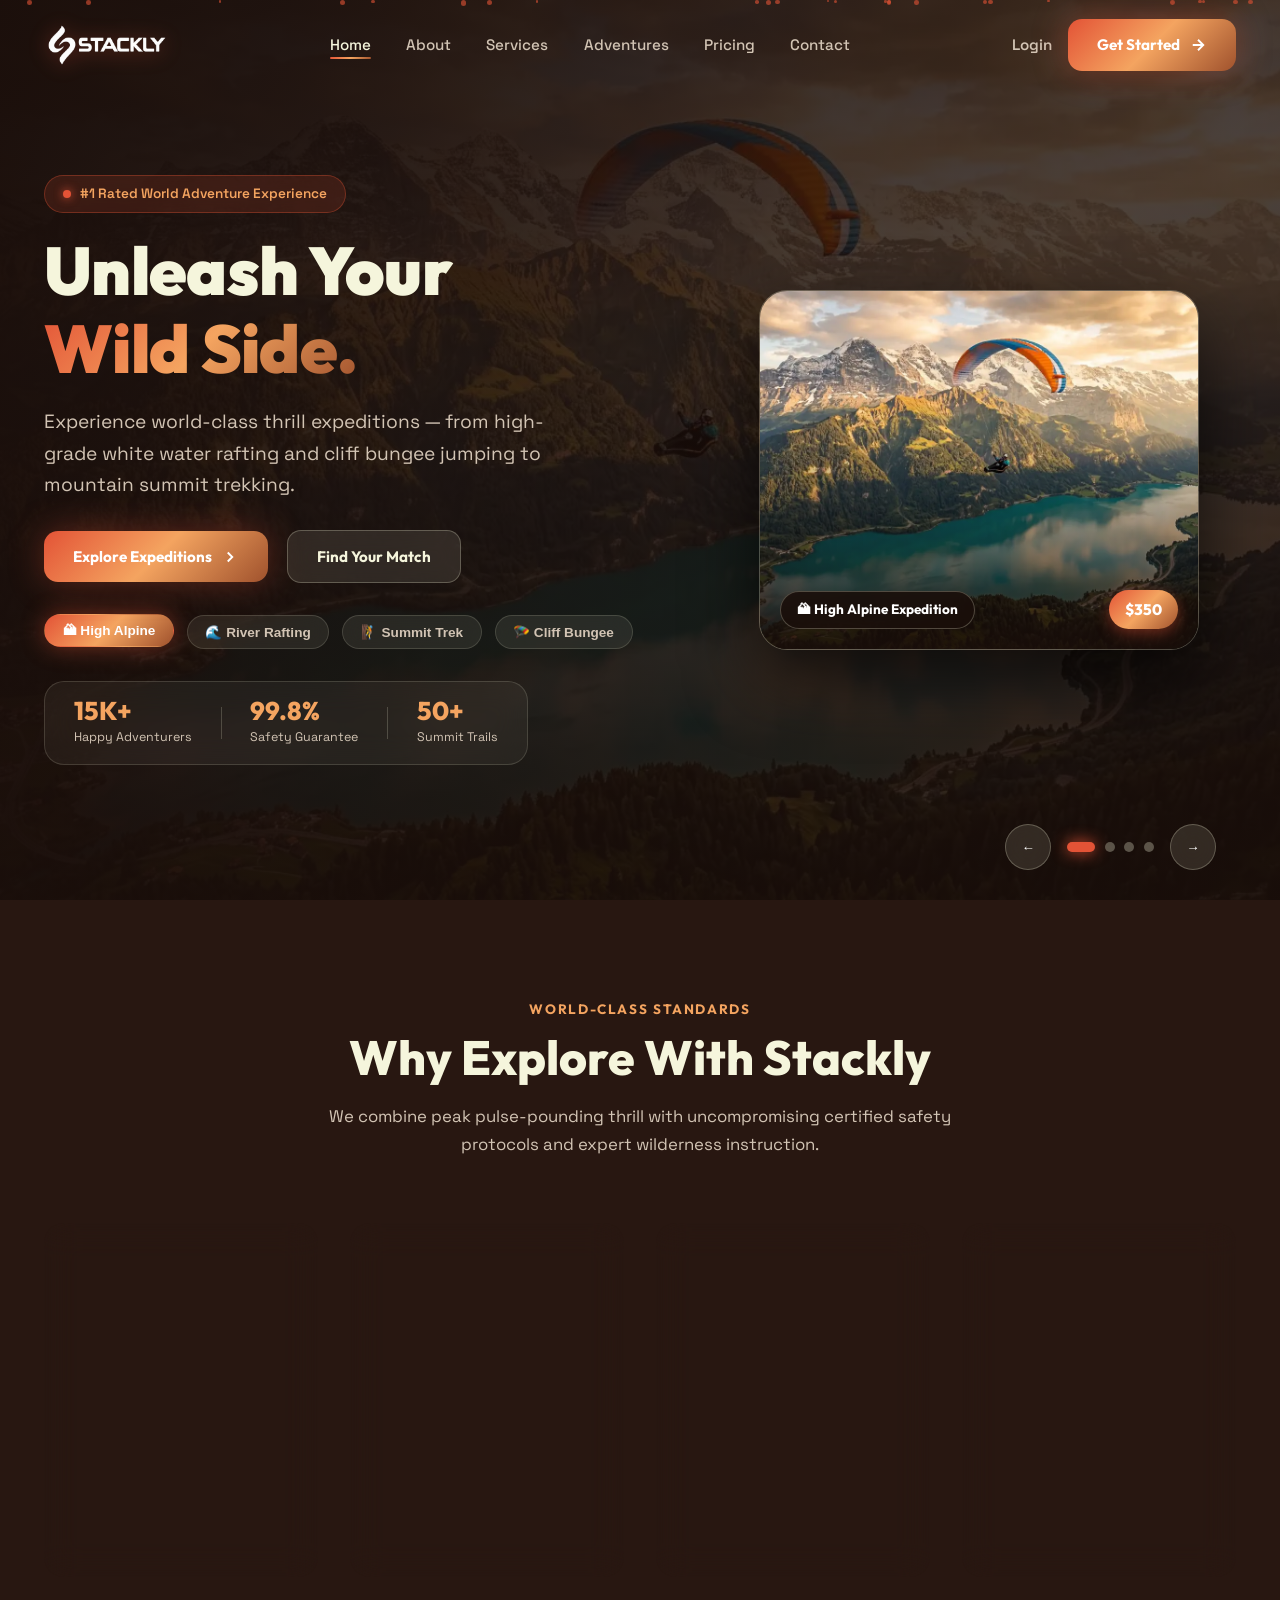
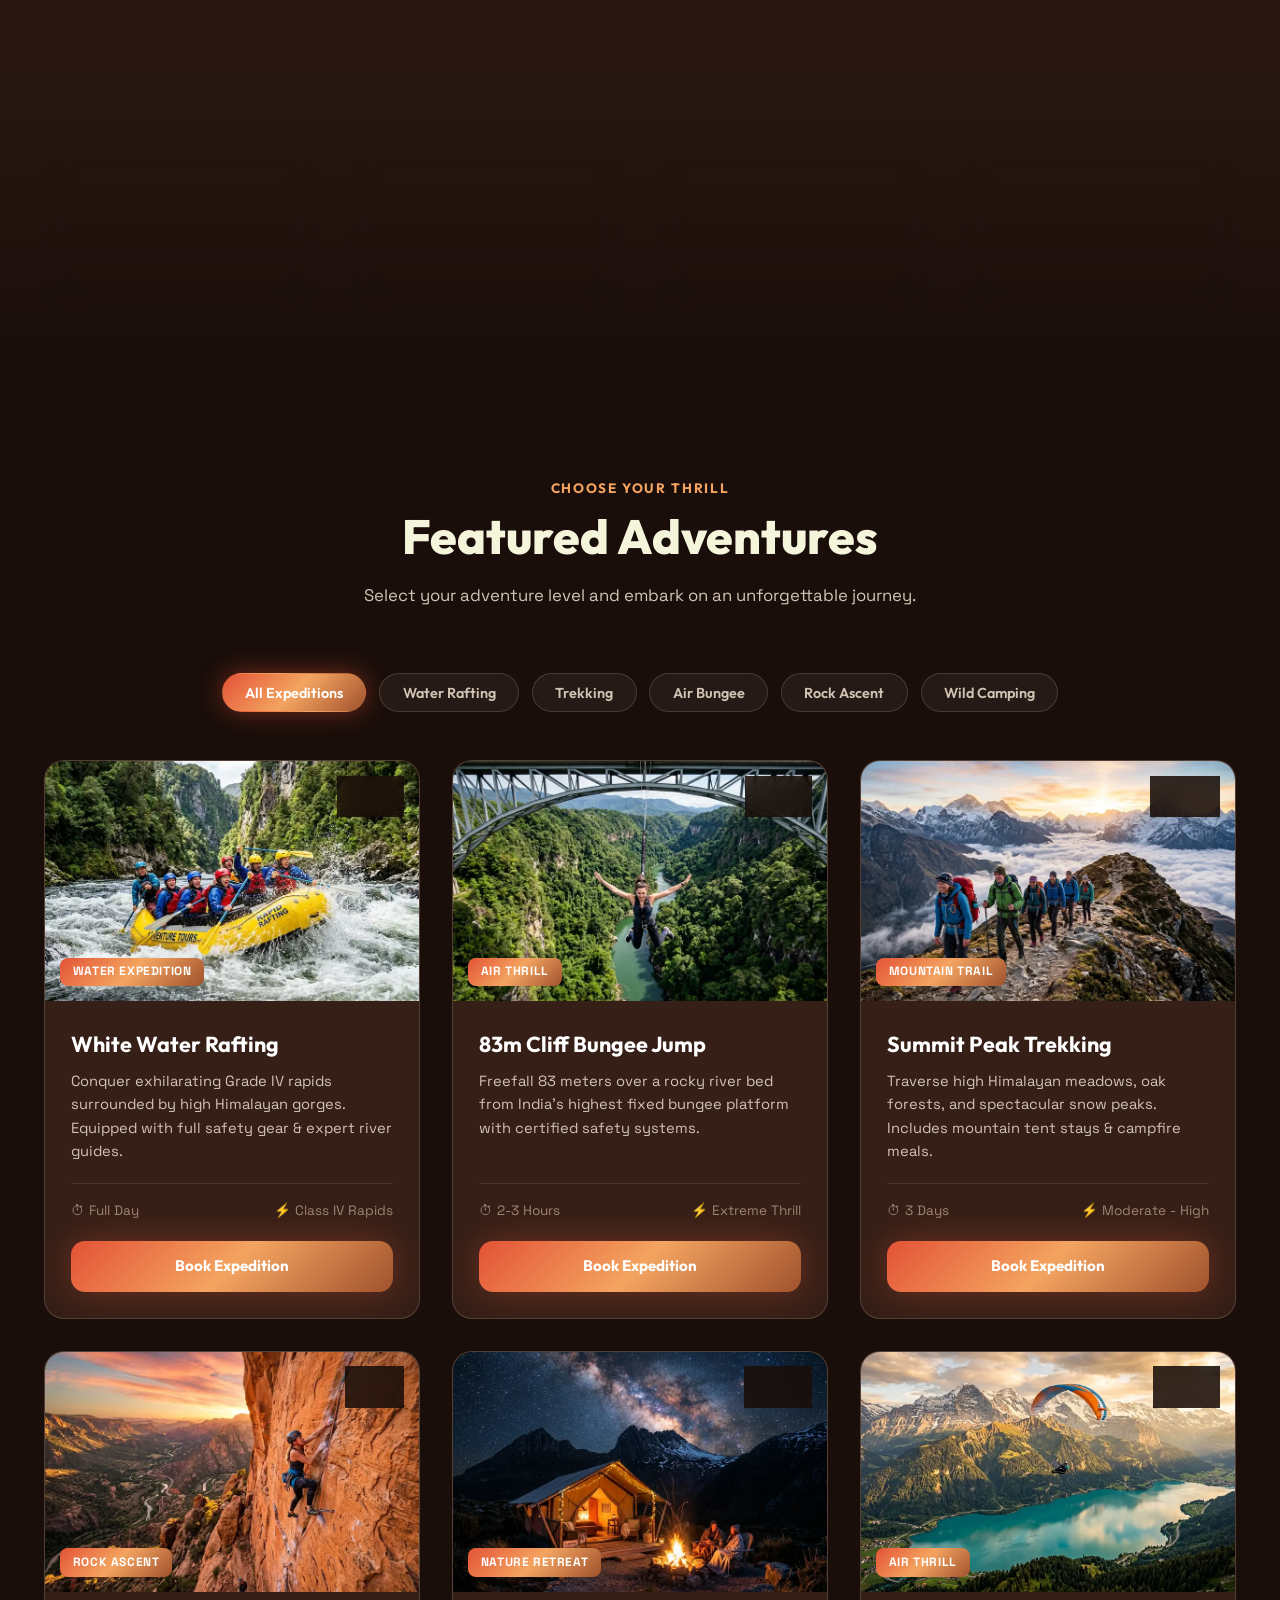
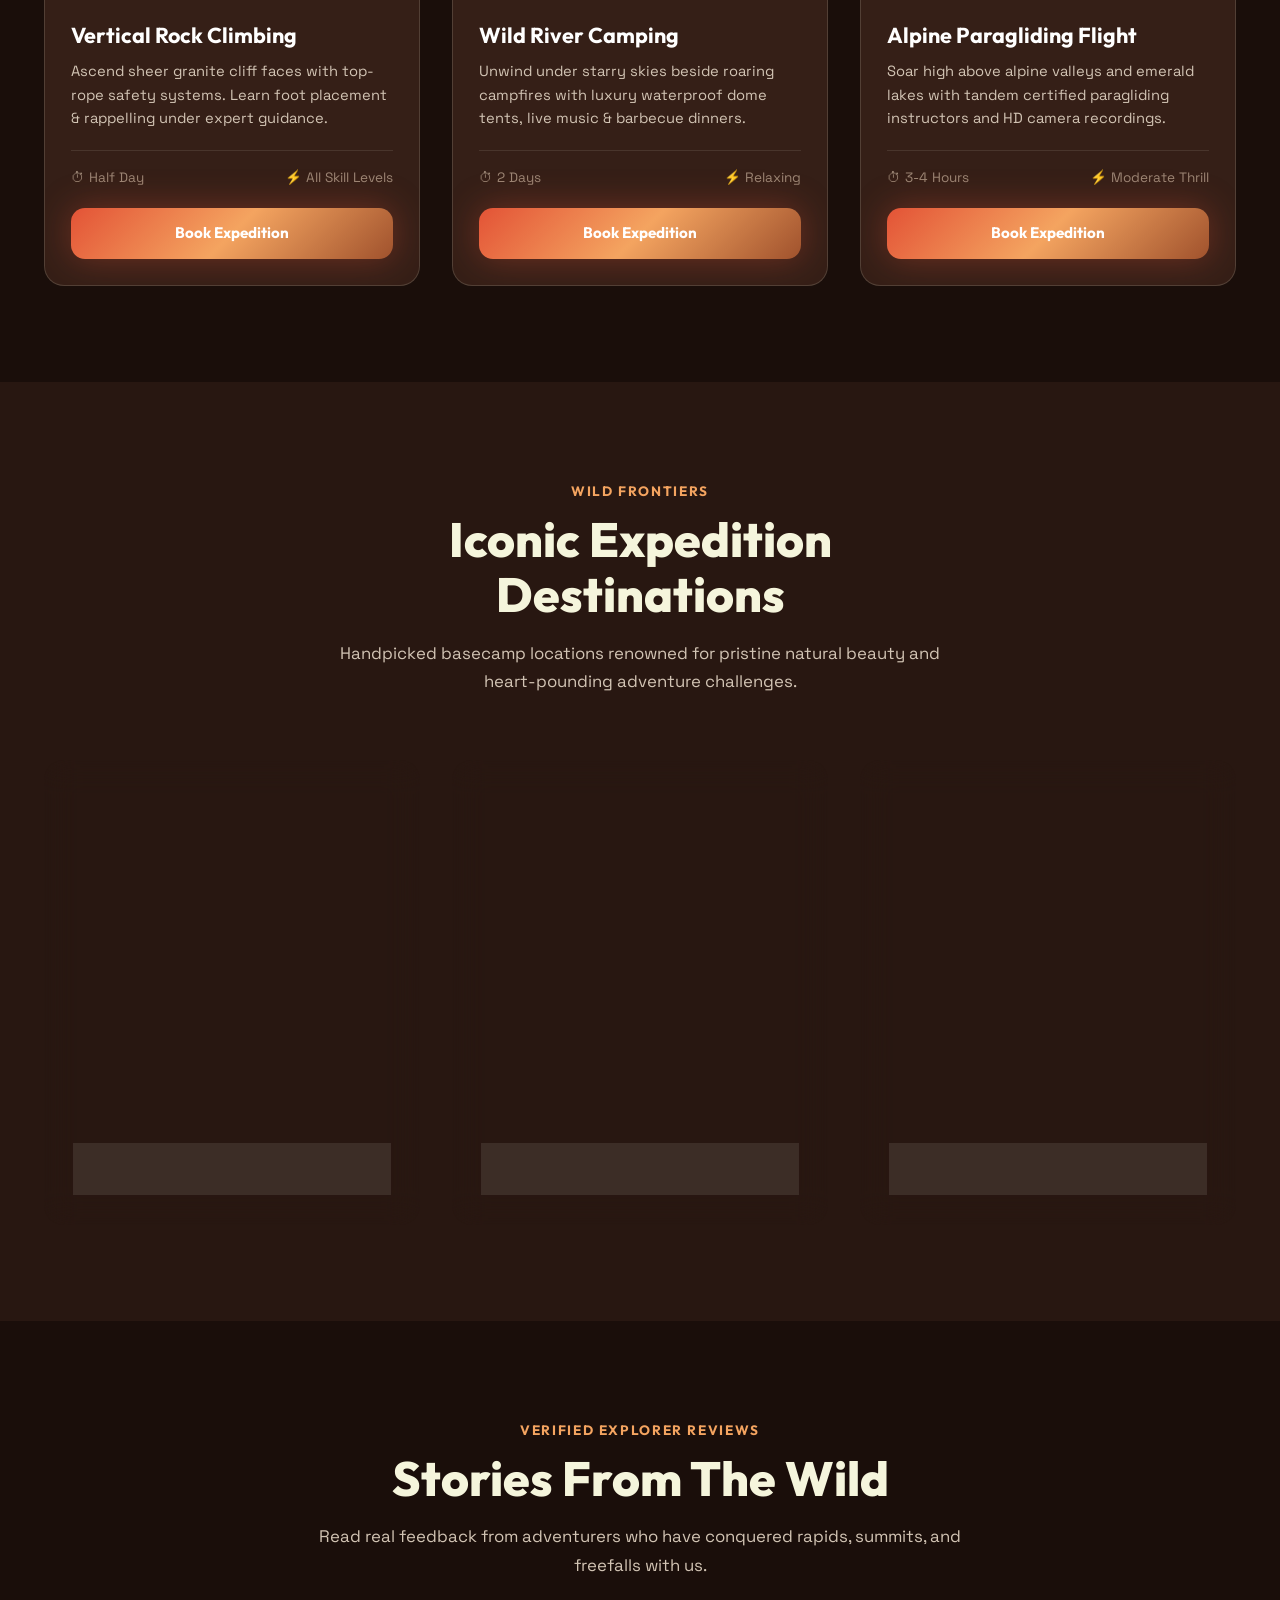
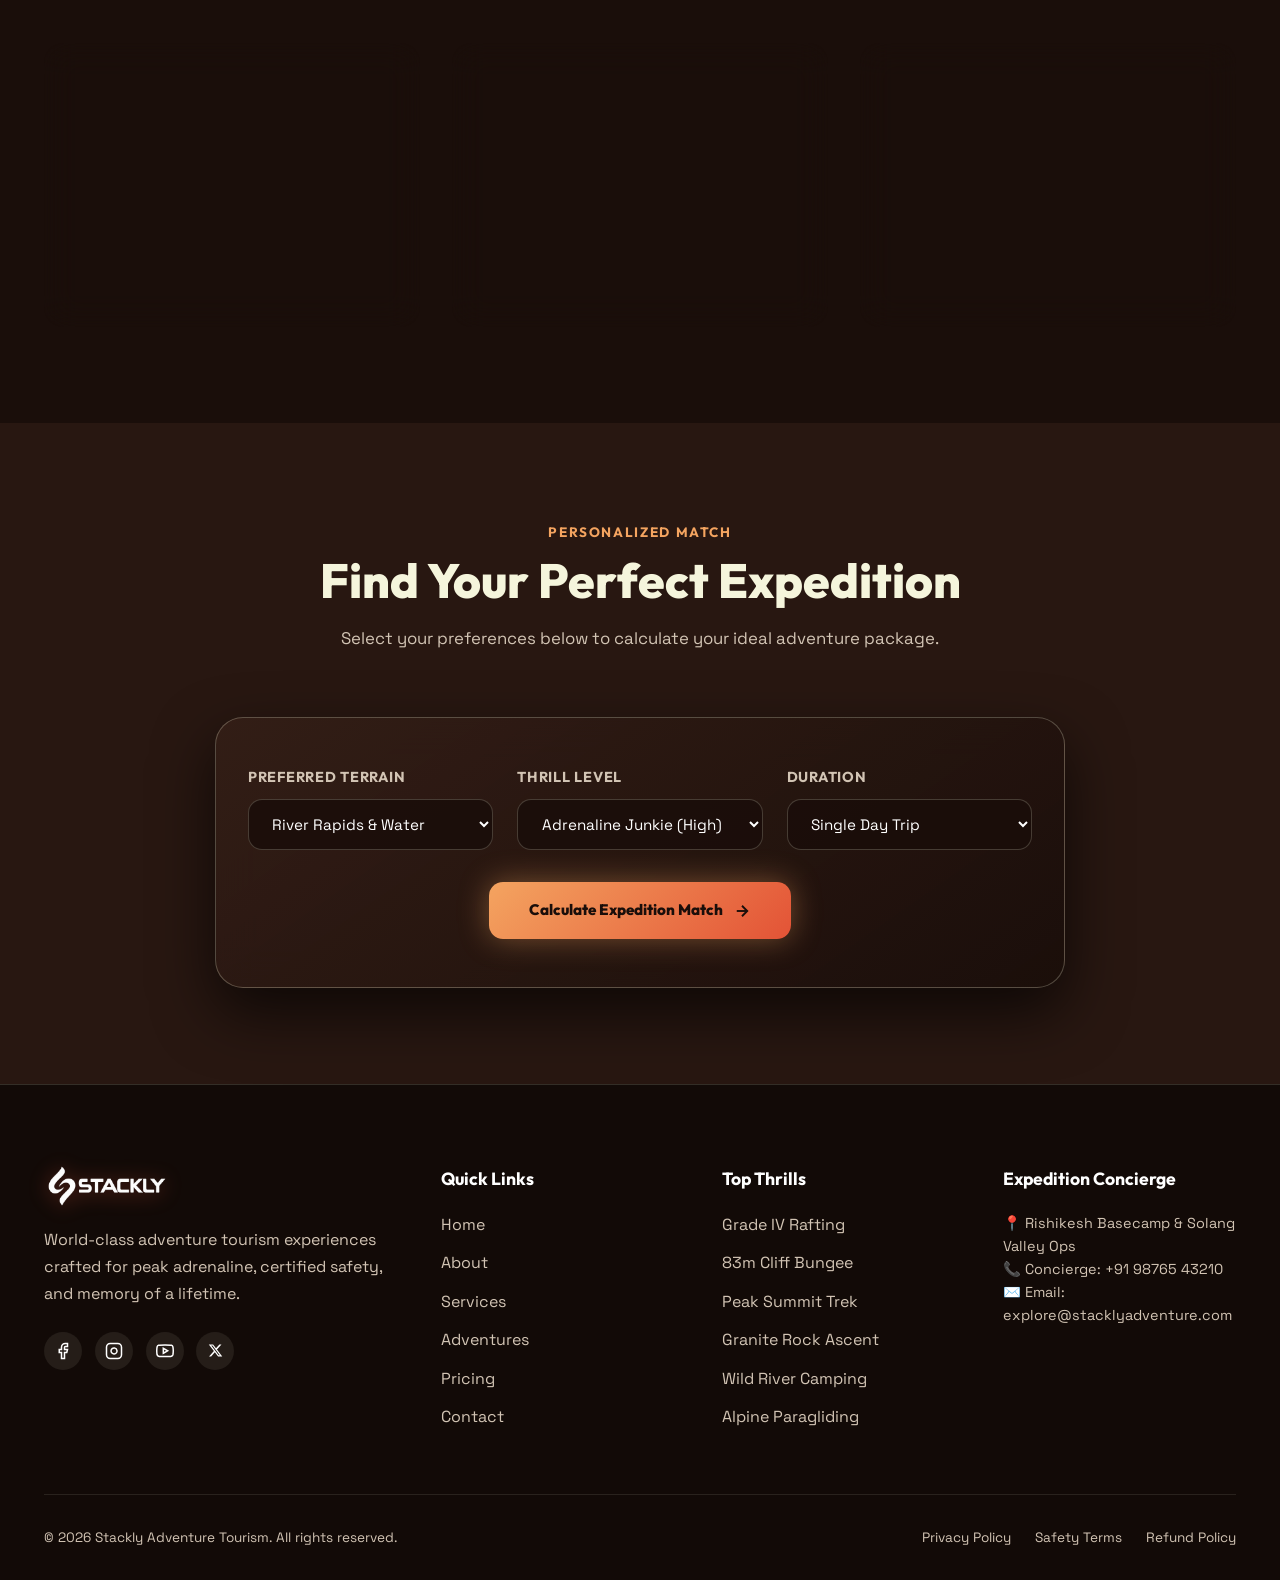
<file: index.html>
<!DOCTYPE html>
<html lang="en">
<head>
    <meta charset="UTF-8">
    <meta name="viewport" content="width=device-width, initial-scale=1.0">
    <title>Stackly Adventure Tourism — Unleash Your Wild Side</title>
    <meta name="description" content="Stackly Adventure Tourism offers world-class adventure experiences — white-water rafting, bungee jumping, mountain trekking, rock climbing, and wild camping.">

    <!-- Fonts -->
    <link rel="preconnect" href="https://fonts.googleapis.com">
    <link rel="preconnect" href="https://fonts.gstatic.com" crossorigin>
    <link href="https://fonts.googleapis.com/css2?family=Outfit:wght@400;500;600;700;800;900&family=Space+Grotesk:wght@400;500;600;700&display=swap" rel="stylesheet">

    <!-- Stylesheet -->
    <link rel="stylesheet" href="css/style.css">
</head>
<body>

    <!-- PRELOADER -->
    <div class="preloader" id="preloader">
        <div class="preloader-inner">
            <img src="images/logoStackly.webp" alt="Stackly Logo" class="preloader-logo" style="height: 52px; margin-bottom: 1.5rem;">
            <div class="preloader-bar-wrap">
                <div class="preloader-bar" id="plBar"></div>
            </div>
            <p style="margin-top: 1rem; font-size: 0.82rem; letter-spacing: 0.12em; color: rgba(255,255,255,0.7); text-transform: uppercase;">Gearing Up Your Expedition...</p>
        </div>
    </div>

    <!-- NAVBAR -->
    <nav class="navbar" id="navbar">
        <div class="container nav-container">
            <a href="index.html" class="nav-logo" aria-label="Stackly Home">
                <img src="images/logoStackly.webp" alt="Stackly Logo" class="logo-img" style="height: 42px;">
            </a>

            <ul class="nav-links" id="nav-links">
                <li><a href="index.html" class="nav-link active">Home</a></li>
                <li><a href="about.html" class="nav-link">About</a></li>
                <li><a href="services.html" class="nav-link">Services</a></li>
                <li><a href="adventures.html" class="nav-link">Adventures</a></li>
                <li><a href="pricing.html" class="nav-link">Pricing</a></li>
                <li><a href="contact.html" class="nav-link">Contact</a></li>
                <li class="mobile-only-nav"><a href="login.html" class="nav-link" style="color: var(--color-primary-light); font-weight: 700;">Login</a></li>
                <li class="mobile-only-nav" style="width: 100%; max-width: 220px; margin-top: 0.4rem;"><a href="signup.html" class="btn btn-primary" style="width: 100%; justify-content: center;">Get Started</a></li>
            </ul>

            <div style="display: flex; align-items: center; gap: 1rem;">
                <a href="login.html" class="nav-link desktop-login-btn" style="color: var(--color-text-muted); font-weight: 600; text-decoration: none;">Login</a>
                <a href="signup.html" class="btn btn-primary desktop-cta">
                    <span>Get Started</span>
                    <svg width="18" height="18" viewBox="0 0 24 24" fill="none" stroke="currentColor" stroke-width="2.5"><line x1="5" y1="12" x2="19" y2="12"></line><polyline points="12 5 19 12 12 19"></polyline></svg>
                </a>
                <button class="nav-toggle" id="nav-toggle" aria-label="Toggle Navigation Menu">
                    <span class="toggle-bar"></span>
                    <span class="toggle-bar"></span>
                    <span class="toggle-bar"></span>
                </button>
            </div>
        </div>
    </nav>

    <!-- HERO DYNAMIC SLIDER SECTION -->
    <section class="hero" id="hero">
        <div class="hero-slides-wrap">
            <!-- Slide 1: General Hero -->
            <div class="hero-slide active">
                <img src="images/hero.webp" alt="Hero Alpine Expeditions" class="hero-bg-img">
                <div class="hero-overlay"></div>
            </div>

            <!-- Slide 2: Rafting -->
            <div class="hero-slide">
                <img src="images/rafting.webp" alt="White Water Rafting" class="hero-bg-img">
                <div class="hero-overlay"></div>
            </div>

            <!-- Slide 3: Trekking -->
            <div class="hero-slide">
                <img src="images/trekking.webp" alt="Summit Peak Trekking" class="hero-bg-img">
                <div class="hero-overlay"></div>
            </div>

            <!-- Slide 4: Bungee -->
            <div class="hero-slide">
                <img src="images/bungee.webp" alt="Cliff Bungee Jump" class="hero-bg-img">
                <div class="hero-overlay"></div>
            </div>
        </div>

        <div class="hero-particles" id="hero-particles"></div>

        <div class="container hero-content">
            <div class="hero-left">
                <div class="hero-badge">
                    <span class="hero-badge-dot"></span>
                    <span>#1 Rated World Adventure Experience</span>
                </div>

                <h1 class="hero-title" id="heroTitle">
                    Unleash Your <br>
                    <span class="gradient-text">Wild Side.</span>
                </h1>

                <p class="hero-subtitle" id="heroSubtitle">
                    Experience world-class thrill expeditions — from high-grade white water rafting and cliff bungee jumping to mountain summit trekking and wild camping.
                </p>

                <div class="hero-actions">
                    <a href="404.html" class="btn btn-primary">
                        <span>Explore Expeditions</span>
                        <svg width="18" height="18" viewBox="0 0 24 24" fill="none" stroke="currentColor" stroke-width="2.5"><polyline points="9 18 15 12 9 6"></polyline></svg>
                    </a>
                    <a href="404.html" class="btn btn-secondary">
                        <span>Find Your Match</span>
                    </a>
                </div>

                <!-- Hero Quick Experience Pills -->
                <div class="hero-quick-tabs">
                    <button class="hero-tab-pill active" id="heroTab0">🏔 High Alpine</button>
                    <button class="hero-tab-pill" id="heroTab1">🌊 River Rafting</button>
                    <button class="hero-tab-pill" id="heroTab2">🧗 Summit Trek</button>
                    <button class="hero-tab-pill" id="heroTab3">🪂 Cliff Bungee</button>
                </div>

                <div class="hero-stats" style="margin-top: 2rem;">
                    <div class="stat-item">
                        <div class="stat-num">15K+</div>
                        <div class="stat-label">Happy Adventurers</div>
                    </div>
                    <div class="stat-divider"></div>
                    <div class="stat-item">
                        <div class="stat-num">99.8%</div>
                        <div class="stat-label">Safety Guarantee</div>
                    </div>
                    <div class="stat-divider"></div>
                    <div class="stat-item">
                        <div class="stat-num">50+</div>
                        <div class="stat-label">Summit Trails</div>
                    </div>
                </div>
            </div>

            <!-- Single Prominent Visual Card (Hero Right Side) -->
            <div class="hero-visuals">
                <a href="404.html" class="hero-single-card" id="heroSingleCard" style="display: block; text-decoration: none;">
                    <img src="images/hero.webp" alt="Featured Expedition" class="hero-single-img" id="heroSingleImg">
                    <div class="hero-single-overlay"></div>
                    <div class="hero-single-meta">
                        <span class="hero-single-tag" id="heroSingleTag">🏔 High Alpine Expedition</span>
                        <span class="hero-single-price" id="heroSinglePrice">$350</span>
                    </div>
                </a>
            </div>
        </div>

        <!-- Slider Arrow & Indicator Controls -->
        <div class="hero-slider-controls">
            <button class="hero-slider-btn" id="heroPrevBtn" aria-label="Previous Slide">&larr;</button>
            <div class="hero-indicators">
                <span class="indicator-dot active"></span>
                <span class="indicator-dot"></span>
                <span class="indicator-dot"></span>
                <span class="indicator-dot"></span>
            </div>
            <button class="hero-slider-btn" id="heroNextBtn" aria-label="Next Slide">&rarr;</button>
        </div>
    </section>

    <!-- WHY CHOOSE US / FEATURES SECTION -->
    <section class="section" id="features" style="background: var(--color-secondary-light);">
        <div class="container">
            <div class="section-header">
                <span class="subtitle">World-Class Standards</span>
                <h2 class="title">Why Explore With Stackly</h2>
                <p class="description">We combine peak pulse-pounding thrill with uncompromising certified safety protocols and expert wilderness instruction.</p>
            </div>

            <div class="features-grid">
                <div class="feature-card glass-card">
                    <div class="feature-icon">
                        <svg width="28" height="28" viewBox="0 0 24 24" fill="none" stroke="currentColor" stroke-width="2"><path d="M12 22s8-4 8-10V5l-8-3-8 3v7c0 6 8 10 8 10z"></path></svg>
                    </div>
                    <h3>Certified Guides</h3>
                    <p>All expeditions led by UIAA and International Rafting Federation certified guides with wilderness rescue training.</p>
                </div>

                <div class="feature-card glass-card">
                    <div class="feature-icon">
                        <svg width="28" height="28" viewBox="0 0 24 24" fill="none" stroke="currentColor" stroke-width="2"><circle cx="12" cy="12" r="10"></circle><path d="m16 12-4-4-4 4"></path><path d="M12 16V8"></path></svg>
                    </div>
                    <h3>Pro-Grade Safety Gear</h3>
                    <p>Imported Petzl climbing harnesses, NRS life jackets, and double-braided certified bungee cords inspected daily.</p>
                </div>

                <div class="feature-card glass-card">
                    <div class="feature-icon">
                        <svg width="28" height="28" viewBox="0 0 24 24" fill="none" stroke="currentColor" stroke-width="2"><path d="M11 20A7 7 0 0 1 9.8 6.1C15.5 5 17 4.48 19 2c1 2 2 4.18 2 8 0 5.5-4.78 10-10 10Z"></path><path d="M2 21c0-3 1.85-5.36 5.08-6C9.5 14.52 12 13 13 12"></path></svg>
                    </div>
                    <h3>Eco-Conscious Expeditions</h3>
                    <p>Zero-trace camping policy and active mountain reforestation support with every booking.</p>
                </div>

                <div class="feature-card glass-card">
                    <div class="feature-icon">
                        <svg width="28" height="28" viewBox="0 0 24 24" fill="none" stroke="currentColor" stroke-width="2"><path d="M22 16.92v3a2 2 0 0 1-2.18 2 19.79 19.79 0 0 1-8.63-3.07 19.5 19.5 0 0 1-6-6 19.79 19.79 0 0 1-3.07-8.67A2 2 0 0 1 4.11 2h3a2 2 0 0 1 2 1.72 12.84 12.84 0 0 0 .7 2.81 2 2 0 0 1-.45 2.11L8.09 9.91a16 16 0 0 0 6 6l1.27-1.27a2 2 0 0 1 2.11-.45 12.84 12.84 0 0 0 2.81.7A2 2 0 0 1 22 16.92z"></path></svg>
                    </div>
                    <h3>24/7 Rescue Support</h3>
                    <p>Dedicated satellite comms, emergency medical teams, and fast evacuations for complete peace of mind.</p>
                </div>
            </div>
        </div>
    </section>

    <!-- NEW SECTION 1: MILESTONES & IMPACT COUNTERS -->
    <section class="section" style="background: linear-gradient(180deg, var(--color-secondary-light) 0%, var(--color-secondary) 100%); padding: 4rem 0;">
        <div class="container">
            <div style="display: grid; grid-template-columns: repeat(auto-fit, minmax(220px, 1fr)); gap: 2rem; text-align: center;">
                <div class="glass-card" style="padding: 2rem 1.5rem;">
                    <div style="font-size: 2.2rem; font-weight: 900; color: var(--color-primary-light); font-family: var(--font-heading); margin-bottom: 0.3rem;">5,400+</div>
                    <div style="font-weight: 700; color: #FFF; font-size: 1rem;">Summit Ascents</div>
                    <div style="font-size: 0.85rem; color: var(--color-text-muted); margin-top: 4px;">High Alpine Peaks Scaled</div>
                </div>
                <div class="glass-card" style="padding: 2rem 1.5rem;">
                    <div style="font-size: 2.2rem; font-weight: 900; color: var(--color-gold); font-family: var(--font-heading); margin-bottom: 0.3rem;">12,800+</div>
                    <div style="font-weight: 700; color: #FFF; font-size: 1rem;">Rapid Slaloms</div>
                    <div style="font-size: 0.85rem; color: var(--color-text-muted); margin-top: 4px;">Grade IV Rapids Navigated</div>
                </div>
                <div class="glass-card" style="padding: 2rem 1.5rem;">
                    <div style="font-size: 2.2rem; font-weight: 900; color: var(--color-accent); font-family: var(--font-heading); margin-bottom: 0.3rem;">100%</div>
                    <div style="font-weight: 700; color: #FFF; font-size: 1rem;">Safety Record</div>
                    <div style="font-size: 0.85rem; color: var(--color-text-muted); margin-top: 4px;">Certified Petzl Equipment</div>
                </div>
                <div class="glass-card" style="padding: 2rem 1.5rem;">
                    <div style="font-size: 2.2rem; font-weight: 900; color: var(--color-primary-light); font-family: var(--font-heading); margin-bottom: 0.3rem;">25,000+</div>
                    <div style="font-weight: 700; color: #FFF; font-size: 1rem;">Trees Planted</div>
                    <div style="font-size: 0.85rem; color: var(--color-text-muted); margin-top: 4px;">Eco-Reforestation Pledge</div>
                </div>
            </div>
        </div>
    </section>

    <!-- FEATURED ADVENTURES GRID -->
    <section class="section" id="adventures">
        <div class="container">
            <div class="section-header">
                <span class="subtitle">Choose Your Thrill</span>
                <h2 class="title">Featured Adventures</h2>
                <p class="description">Select your adventure level and embark on an unforgettable journey.</p>
            </div>

            <!-- Filter Buttons -->
            <div class="filter-tabs">
                <button class="tab-btn active" data-filter="all">All Expeditions</button>
                <button class="tab-btn" data-filter="water">Water Rafting</button>
                <button class="tab-btn" data-filter="mountain">Trekking</button>
                <button class="tab-btn" data-filter="air">Air Bungee</button>
                <button class="tab-btn" data-filter="rock">Rock Ascent</button>
                <button class="tab-btn" data-filter="camp">Wild Camping</button>
            </div>

            <!-- Adventures Cards Grid -->
            <div class="adventures-grid">

                <!-- Card 1: Rafting -->
                <div class="adv-card" data-category="water">
                    <div class="adv-img-wrap">
                        <img src="images/rafting.webp" alt="White Water Rafting" class="adv-img">
                        <div class="adv-price-badge">$180</div>
                        <span class="adv-category-tag">Water Expedition</span>
                    </div>
                    <div class="adv-body">
                        <h3 class="adv-title">White Water Rafting</h3>
                        <p class="adv-desc">Conquer exhilarating Grade IV rapids surrounded by high Himalayan gorges. Equipped with full safety gear & expert river guides.</p>
                        <div class="adv-meta">
                            <span>⏱ Full Day</span>
                            <span>⚡ Class IV Rapids</span>
                        </div>
                        <a href="404.html" class="btn btn-primary" style="margin-top: 1.2rem; width: 100%; justify-content: center;">
                            Book Expedition
                        </a>
                    </div>
                </div>

                <!-- Card 2: Bungee Jumping -->
                <div class="adv-card" data-category="air">
                    <div class="adv-img-wrap">
                        <img src="images/bungee.webp" alt="Bungee Jumping" class="adv-img">
                        <div class="adv-price-badge">$120</div>
                        <span class="adv-category-tag">Air Thrill</span>
                    </div>
                    <div class="adv-body">
                        <h3 class="adv-title">83m Cliff Bungee Jump</h3>
                        <p class="adv-desc">Freefall 83 meters over a rocky river bed from India's highest fixed bungee platform with certified safety systems.</p>
                        <div class="adv-meta">
                            <span>⏱ 2-3 Hours</span>
                            <span>⚡ Extreme Thrill</span>
                        </div>
                        <a href="404.html" class="btn btn-primary" style="margin-top: 1.2rem; width: 100%; justify-content: center;">
                            Book Expedition
                        </a>
                    </div>
                </div>

                <!-- Card 3: Mountain Trekking -->
                <div class="adv-card" data-category="mountain">
                    <div class="adv-img-wrap">
                        <img src="images/trekking.webp" alt="Mountain Trekking" class="adv-img">
                        <div class="adv-price-badge">$350</div>
                        <span class="adv-category-tag">Mountain Trail</span>
                    </div>
                    <div class="adv-body">
                        <h3 class="adv-title">Summit Peak Trekking</h3>
                        <p class="adv-desc">Traverse high Himalayan meadows, oak forests, and spectacular snow peaks. Includes mountain tent stays & campfire meals.</p>
                        <div class="adv-meta">
                            <span>⏱ 3 Days</span>
                            <span>⚡ Moderate - High</span>
                        </div>
                        <a href="404.html" class="btn btn-primary" style="margin-top: 1.2rem; width: 100%; justify-content: center;">
                            Book Expedition
                        </a>
                    </div>
                </div>

                <!-- Card 4: Rock Climbing -->
                <div class="adv-card" data-category="rock">
                    <div class="adv-img-wrap">
                        <img src="images/climbing.webp" alt="Rock Climbing" class="adv-img">
                        <div class="adv-price-badge">$95</div>
                        <span class="adv-category-tag">Rock Ascent</span>
                    </div>
                    <div class="adv-body">
                        <h3 class="adv-title">Vertical Rock Climbing</h3>
                        <p class="adv-desc">Ascend sheer granite cliff faces with top-rope safety systems. Learn foot placement & rappelling under expert guidance.</p>
                        <div class="adv-meta">
                            <span>⏱ Half Day</span>
                            <span>⚡ All Skill Levels</span>
                        </div>
                        <a href="404.html" class="btn btn-primary" style="margin-top: 1.2rem; width: 100%; justify-content: center;">
                            Book Expedition
                        </a>
                    </div>
                </div>

                <!-- Card 5: Camping -->
                <div class="adv-card" data-category="camp">
                    <div class="adv-img-wrap">
                        <img src="images/camping.webp" alt="Wild Camping" class="adv-img">
                        <div class="adv-price-badge">$140</div>
                        <span class="adv-category-tag">Nature Retreat</span>
                    </div>
                    <div class="adv-body">
                        <h3 class="adv-title">Wild River Camping</h3>
                        <p class="adv-desc">Unwind under starry skies beside roaring campfires with luxury waterproof dome tents, live music & barbecue dinners.</p>
                        <div class="adv-meta">
                            <span>⏱ 2 Days</span>
                            <span>⚡ Relaxing</span>
                        </div>
                        <a href="404.html" class="btn btn-primary" style="margin-top: 1.2rem; width: 100%; justify-content: center;">
                            Book Expedition
                        </a>
                    </div>
                </div>

                <!-- Card 6: Paragliding -->
                <div class="adv-card" data-category="air">
                    <div class="adv-img-wrap">
                        <img src="images/hero.webp" alt="Alpine Paragliding Flight" class="adv-img">
                        <div class="adv-price-badge">$210</div>
                        <span class="adv-category-tag">Air Thrill</span>
                    </div>
                    <div class="adv-body">
                        <h3 class="adv-title">Alpine Paragliding Flight</h3>
                        <p class="adv-desc">Soar high above alpine valleys and emerald lakes with tandem certified paragliding instructors and HD camera recordings.</p>
                        <div class="adv-meta">
                            <span>⏱ 3-4 Hours</span>
                            <span>⚡ Moderate Thrill</span>
                        </div>
                        <a href="404.html" class="btn btn-primary" style="margin-top: 1.2rem; width: 100%; justify-content: center;">
                            Book Expedition
                        </a>
                    </div>
                </div>

            </div>
        </div>
    </section>

    <!-- NEW SECTION 2: DESTINATION HOTSPOTS -->
    <section class="section" id="destinations" style="background: var(--color-secondary-light);">
        <div class="container">
            <div class="section-header">
                <span class="subtitle">Wild Frontiers</span>
                <h2 class="title">Iconic Expedition Destinations</h2>
                <p class="description">Handpicked basecamp locations renowned for pristine natural beauty and heart-pounding adventure challenges.</p>
            </div>

            <div style="display: grid; grid-template-columns: repeat(auto-fit, minmax(min(280px, 100%), 1fr)); gap: 2rem;">
                <div class="glass-card" style="overflow: hidden;">
                    <div style="height: 220px; overflow: hidden; position: relative;">
                        <img src="images/rafting.webp" alt="Rishikesh River Gorges" style="width: 100%; height: 100%; object-fit: cover;">
                        <span style="position: absolute; top: 15px; left: 15px; background: var(--gradient-primary); color: #FFF; padding: 0.3rem 0.8rem; border-radius: var(--radius-sm); font-size: 0.75rem; font-weight: 700;">River Basecamp</span>
                    </div>
                    <div style="padding: 1.8rem;">
                        <h3 style="font-family: var(--font-heading); color: #FFF; font-size: 1.4rem; margin-bottom: 0.5rem;">Rishikesh River Gorges</h3>
                        <p style="color: var(--color-text-muted); font-size: 0.92rem; margin-bottom: 1.2rem;">World-renowned Grade IV rafting rapids, cliff jumping platforms, and riverside camping grounds along the holy Ganges.</p>
                        <a href="404.html" class="btn btn-secondary" style="width: 100%; justify-content: center; font-size: 0.88rem;">Explore Rishikesh Basecamp &rarr;</a>
                    </div>
                </div>

                <div class="glass-card" style="overflow: hidden;">
                    <div style="height: 220px; overflow: hidden; position: relative;">
                        <img src="images/climbing.webp" alt="Solang Alpine Valley" style="width: 100%; height: 100%; object-fit: cover;">
                        <span style="position: absolute; top: 15px; left: 15px; background: var(--gradient-primary); color: #FFF; padding: 0.3rem 0.8rem; border-radius: var(--radius-sm); font-size: 0.75rem; font-weight: 700;">Summit Base</span>
                    </div>
                    <div style="padding: 1.8rem;">
                        <h3 style="font-family: var(--font-heading); color: #FFF; font-size: 1.4rem; margin-bottom: 0.5rem;">Solang Alpine Valley</h3>
                        <p style="color: var(--color-text-muted); font-size: 0.92rem; margin-bottom: 1.2rem;">Towering snow-capped peaks, granite rock climbing faces, and high-altitude trekking routes into the Himalayas.</p>
                        <a href="404.html" class="btn btn-secondary" style="width: 100%; justify-content: center; font-size: 0.88rem;">Explore Solang Basecamp &rarr;</a>
                    </div>
                </div>

                <div class="glass-card" style="overflow: hidden;">
                    <div style="height: 220px; overflow: hidden; position: relative;">
                        <img src="images/bungee.webp" alt="Mohan Chatti Canyon" style="width: 100%; height: 100%; object-fit: cover;">
                        <span style="position: absolute; top: 15px; left: 15px; background: var(--gradient-primary); color: #FFF; padding: 0.3rem 0.8rem; border-radius: var(--radius-sm); font-size: 0.75rem; font-weight: 700;">Freefall Zone</span>
                    </div>
                    <div style="padding: 1.8rem;">
                        <h3 style="font-family: var(--font-heading); color: #FFF; font-size: 1.4rem; margin-bottom: 0.5rem;">Mohan Chatti Canyon</h3>
                        <p style="color: var(--color-text-muted); font-size: 0.92rem; margin-bottom: 1.2rem;">Home to India's highest fixed bungee jumping platform suspended 83 meters over a rocky mountain valley.</p>
                        <a href="404.html" class="btn btn-secondary" style="width: 100%; justify-content: center; font-size: 0.88rem;">Explore Mohan Chatti &rarr;</a>
                    </div>
                </div>
            </div>
        </div>
    </section>

    <!-- NEW SECTION 3: ADVENTURER REVIEWS & TESTIMONIALS -->
    <section class="section" id="reviews">
        <div class="container">
            <div class="section-header">
                <span class="subtitle">Verified Explorer Reviews</span>
                <h2 class="title">Stories From The Wild</h2>
                <p class="description">Read real feedback from adventurers who have conquered rapids, summits, and freefalls with us.</p>
            </div>

            <div style="display: grid; grid-template-columns: repeat(auto-fit, minmax(min(280px, 100%), 1fr)); gap: 2rem;">
                <div class="glass-card" style="padding: 2rem; position: relative;">
                    <div style="color: var(--color-gold); font-size: 1.1rem; margin-bottom: 1rem;">★★★★★</div>
                    <p style="color: var(--color-text-muted); font-size: 0.95rem; line-height: 1.7; margin-bottom: 1.5rem; font-style: italic;">
                        "White-water rafting through Grade IV rapids with Stackly guides was the most exhilarating day of my life! Unbeatable safety and high adrenaline."
                    </p>
                    <div style="display: flex; align-items: center; gap: 0.8rem;">
                        <div style="width: 44px; height: 44px; border-radius: 50%; background: var(--gradient-primary); color: #FFF; display: flex; align-items: center; justify-content: center; font-weight: 800;">RS</div>
                        <div>
                            <div style="font-weight: 700; color: #FFF; font-family: var(--font-heading);">Rahul Sharma</div>
                            <div style="font-size: 0.8rem; color: var(--color-text-muted);">Delhi • Rafting Expedition</div>
                        </div>
                    </div>
                </div>

                <div class="glass-card" style="padding: 2rem; position: relative;">
                    <div style="color: var(--color-gold); font-size: 1.1rem; margin-bottom: 1rem;">★★★★★</div>
                    <p style="color: var(--color-text-muted); font-size: 0.95rem; line-height: 1.7; margin-bottom: 1.5rem; font-style: italic;">
                        "Stepping off an 83m cliff bungee jump platform was terrifying, but the certified team made me feel 100% confident. Unforgettable experience!"
                    </p>
                    <div style="display: flex; align-items: center; gap: 0.8rem;">
                        <div style="width: 44px; height: 44px; border-radius: 50%; background: var(--gradient-primary); color: #FFF; display: flex; align-items: center; justify-content: center; font-weight: 800;">AR</div>
                        <div>
                            <div style="font-weight: 700; color: #FFF; font-family: var(--font-heading);">Ananya Roy</div>
                            <div style="font-size: 0.8rem; color: var(--color-text-muted);">Bangalore • Cliff Bungee</div>
                        </div>
                    </div>
                </div>

                <div class="glass-card" style="padding: 2rem; position: relative;">
                    <div style="color: var(--color-gold); font-size: 1.1rem; margin-bottom: 1rem;">★★★★★</div>
                    <p style="color: var(--color-text-muted); font-size: 0.95rem; line-height: 1.7; margin-bottom: 1.5rem; font-style: italic;">
                        "3 days trekking Kuari Pass with Stackly sherpas. Sunset campfires, luxury dome tents, and breathtaking Himalayan views. Highly recommended!"
                    </p>
                    <div style="display: flex; align-items: center; gap: 0.8rem;">
                        <div style="width: 44px; height: 44px; border-radius: 50%; background: var(--gradient-primary); color: #FFF; display: flex; align-items: center; justify-content: center; font-weight: 800;">DM</div>
                        <div>
                            <div style="font-weight: 700; color: #FFF; font-family: var(--font-heading);">David Miller</div>
                            <div style="font-size: 0.8rem; color: var(--color-text-muted);">London • Summit Trek</div>
                        </div>
                    </div>
                </div>
            </div>
        </div>
    </section>

    <!-- INTERACTIVE QUIZ CALCULATOR SECTION -->
    <section class="section" id="calculator" style="background: var(--color-secondary-light);">
        <div class="container">
            <div class="section-header">
                <span class="subtitle">Personalized Match</span>
                <h2 class="title">Find Your Perfect Expedition</h2>
                <p class="description">Select your preferences below to calculate your ideal adventure package.</p>
            </div>

            <div class="quiz-box">
                <form id="expeditionQuiz">
                    <div class="quiz-steps">
                        <div class="quiz-group">
                            <label>Preferred Terrain</label>
                            <select id="quizTerrain" class="quiz-select">
                                <option value="water">River Rapids & Water</option>
                                <option value="mountain">High Alpine Mountains</option>
                                <option value="air">Air Freefall Thrills</option>
                                <option value="camp">Nature Wilderness Camps</option>
                            </select>
                        </div>

                        <div class="quiz-group">
                            <label>Thrill Level</label>
                            <select id="quizThrill" class="quiz-select">
                                <option value="high">Adrenaline Junkie (High)</option>
                                <option value="moderate">Balanced Exploration (Moderate)</option>
                                <option value="easy">Relaxing & Scenic (Easy)</option>
                            </select>
                        </div>

                        <div class="quiz-group">
                            <label>Duration</label>
                            <select id="quizDuration" class="quiz-select">
                                <option value="day">Single Day Trip</option>
                                <option value="weekend">Weekend Getaway (2-3 Days)</option>
                                <option value="week">Extended Expedition (5+ Days)</option>
                            </select>
                        </div>
                    </div>

                    <div style="text-align: center;">
                        <a href="404.html" class="btn btn-accent" style="padding: 1rem 2.5rem; display: inline-flex; justify-content: center; text-decoration: none;">
                            <span>Calculate Expedition Match</span>
                            <svg width="18" height="18" viewBox="0 0 24 24" fill="none" stroke="currentColor" stroke-width="2.5"><path d="M5 12h14"></path><path d="m12 5 7 7-7 7"></path></svg>
                        </a>
                    </div>
                </form>

                <div id="quizResult" class="quiz-result"></div>
            </div>
        </div>
    </section>

    <!-- CONTACT & FOOTER -->
    <!-- FOOTER -->
    <footer class="footer" id="contact">
        <div class="container">
            <div class="footer-grid">
                <div>
                    <a href="index.html">
                        <img src="images/logoStackly.webp" alt="Stackly Logo" class="logo-img" style="height: 42px; margin-bottom: 1.2rem;">
                    </a>
                    <p style="color: var(--color-text-muted); margin-bottom: 1.5rem; line-height: 1.7;">
                        World-class adventure tourism experiences crafted for peak adrenaline, certified safety, and memory of a lifetime.
                    </p>
                    <div style="display: flex; gap: 0.8rem; align-items: center;">
                        <a href="404.html" style="width: 38px; height: 38px; border-radius: 50%; background: rgba(245,245,220,0.08); display: flex; align-items: center; justify-content: center; color: #FFF;" title="Facebook">
                            <svg width="18" height="18" viewBox="0 0 24 24" fill="none" stroke="currentColor" stroke-width="2"><path d="M18 2h-3a5 5 0 0 0-5 5v3H7v4h3v8h4v-8h3l1-4h-4V7a1 1 0 0 1 1-1h3z"></path></svg>
                        </a>
                        <a href="404.html" style="width: 38px; height: 38px; border-radius: 50%; background: rgba(245,245,220,0.08); display: flex; align-items: center; justify-content: center; color: #FFF;" title="Instagram">
                            <svg width="18" height="18" viewBox="0 0 24 24" fill="none" stroke="currentColor" stroke-width="2"><rect x="2" y="2" width="20" height="20" rx="5" ry="5"></rect><path d="M16 11.37A4 4 0 1 1 12.63 8 4 4 0 0 1 16 11.37z"></path><line x1="17.5" y1="6.5" x2="17.51" y2="6.5"></line></svg>
                        </a>
                        <a href="404.html" style="width: 38px; height: 38px; border-radius: 50%; background: rgba(245,245,220,0.08); display: flex; align-items: center; justify-content: center; color: #FFF;" title="YouTube">
                            <svg width="18" height="18" viewBox="0 0 24 24" fill="none" stroke="currentColor" stroke-width="2"><path d="M22.54 6.42a2.78 2.78 0 0 0-1.94-2C18.88 4 12 4 12 4s-6.88 0-8.6.46a2.78 2.78 0 0 0-1.94 2A29 29 0 0 0 1 11.75a29 29 0 0 0 .46 5.33A2.78 2.78 0 0 0 3.4 19c1.72.46 8.6.46 8.6.46s6.88 0 8.6-.46a2.78 2.78 0 0 0 1.94-2 29 29 0 0 0 .46-5.25 29 29 0 0 0-.46-5.33z"></path><polygon points="9.75 15.02 15.5 11.75 9.75 8.48 9.75 15.02"></polygon></svg>
                        </a>
                        <a href="404.html" style="width: 38px; height: 38px; border-radius: 50%; background: rgba(245,245,220,0.08); display: flex; align-items: center; justify-content: center; color: #FFF;" title="X (Twitter)">
                            <svg width="15" height="15" viewBox="0 0 24 24" fill="currentColor"><path d="M18.244 2.25h3.308l-7.227 8.26 8.502 11.24H16.17l-5.214-6.817L4.99 21.75H1.68l7.73-8.835L1.254 2.25H8.08l4.713 6.231zm-1.161 17.52h1.833L7.084 4.126H5.117z"/></svg>
                        </a>
                    </div>
                </div>

                <div>
                    <h4 style="color: #FFF; font-family: var(--font-heading); font-size: 1.1rem; margin-bottom: 1.2rem;">Quick Links</h4>
                    <ul style="display: flex; flex-direction: column; gap: 0.8rem; color: var(--color-text-muted);">
                        <li><a href="index.html">Home</a></li>
                        <li><a href="about.html">About</a></li>
                        <li><a href="services.html">Services</a></li>
                        <li><a href="adventures.html">Adventures</a></li>
                        <li><a href="pricing.html">Pricing</a></li>
                        <li><a href="contact.html">Contact</a></li>
                    </ul>
                </div>

                <div>
                    <h4 style="color: #FFF; font-family: var(--font-heading); font-size: 1.1rem; margin-bottom: 1.2rem;">Top Thrills</h4>
                    <ul style="display: flex; flex-direction: column; gap: 0.8rem; color: var(--color-text-muted);">
                        <li><a href="404.html">Grade IV Rafting</a></li>
                        <li><a href="404.html">83m Cliff Bungee</a></li>
                        <li><a href="404.html">Peak Summit Trek</a></li>
                        <li><a href="404.html">Granite Rock Ascent</a></li>
                        <li><a href="404.html">Wild River Camping</a></li>
                        <li><a href="404.html">Alpine Paragliding</a></li>
                    </ul>
                </div>

                <div>
                    <h4 style="color: #FFF; font-family: var(--font-heading); font-size: 1.1rem; margin-bottom: 1.2rem;">Expedition Concierge</h4>
                    <p style="color: var(--color-text-muted); margin-bottom: 1rem; font-size: 0.9rem;">
                        📍 Rishikesh Basecamp & Solang Valley Ops<br>
                        📞 Concierge: +91 98765 43210<br>
                        ✉️ Email: explore@stacklyadventure.com
                    </p>
                </div>
            </div>

            <div class="footer-bottom">
                <div>© 2026 Stackly Adventure Tourism. All rights reserved.</div>
                <div style="display: flex; gap: 1.5rem;">
                    <a href="404.html">Privacy Policy</a>
                    <a href="404.html">Safety Terms</a>
                    <a href="404.html">Refund Policy</a>
                </div>
            </div>
        </div>
    </footer>

    <!-- BOOKING MODAL POPUP -->
    <div class="modal-overlay" id="bookingModal">
        <div class="modal-card">
            <button class="modal-close" id="modalClose">&times;</button>
            <div class="modal-grid">
                <div class="modal-media">
                    <img id="modalImg" src="images/rafting.webp" alt="Adventure Image">
                </div>

                <div class="modal-info">
                    <h2 id="modalTitle" style="font-family: var(--font-heading); color: #FFF; font-size: 1.8rem; margin-bottom: 0.3rem;">White Water Rafting</h2>
                    <div id="modalLocation" style="color: var(--color-primary-light); font-weight: 600; font-size: 0.9rem; margin-bottom: 0.8rem;">📍 Ganges River, Rishikesh</div>
                    <div id="modalPrice" style="font-family: var(--font-heading); font-size: 1.8rem; font-weight: 900; color: var(--color-gold); margin-bottom: 1rem;">$180</div>

                    <div style="display: flex; gap: 1rem; margin-bottom: 1rem; font-size: 0.85rem; color: var(--color-text-muted);">
                        <span id="modalDuration">⏱ Full Day</span>
                        <span id="modalDifficulty">⚡ Class IV Rapids</span>
                    </div>

                    <p id="modalDesc" style="color: var(--color-text-muted); font-size: 0.92rem; line-height: 1.6; margin-bottom: 1.5rem;">
                        Detailed adventure description goes here...
                    </p>

                    <form id="modalBookingForm" style="display: flex; flex-direction: column; gap: 0.8rem;">
                        <input type="text" placeholder="Your Name" required style="padding: 0.8rem 1rem; border-radius: var(--radius-sm); border: 1px solid rgba(245,245,220,0.2); background: rgba(26,14,10,0.85); color: #FFF; outline: none;">
                        <input type="email" placeholder="Your Email / Phone" required style="padding: 0.8rem 1rem; border-radius: var(--radius-sm); border: 1px solid rgba(245,245,220,0.2); background: rgba(26,14,10,0.85); color: #FFF; outline: none;">
                        <input type="date" required style="padding: 0.8rem 1rem; border-radius: var(--radius-sm); border: 1px solid rgba(245,245,220,0.2); background: rgba(26,14,10,0.85); color: #FFF; outline: none;">
                        <button type="submit" class="btn btn-primary" style="margin-top: 0.5rem; justify-content: center;">
                            Confirm Booking Slot
                        </button>
                    </form>
                </div>
            </div>
        </div>
    </div>

    <!-- Master JavaScript -->
    <script src="js/main.js"></script>
</body>
</html>
</file>
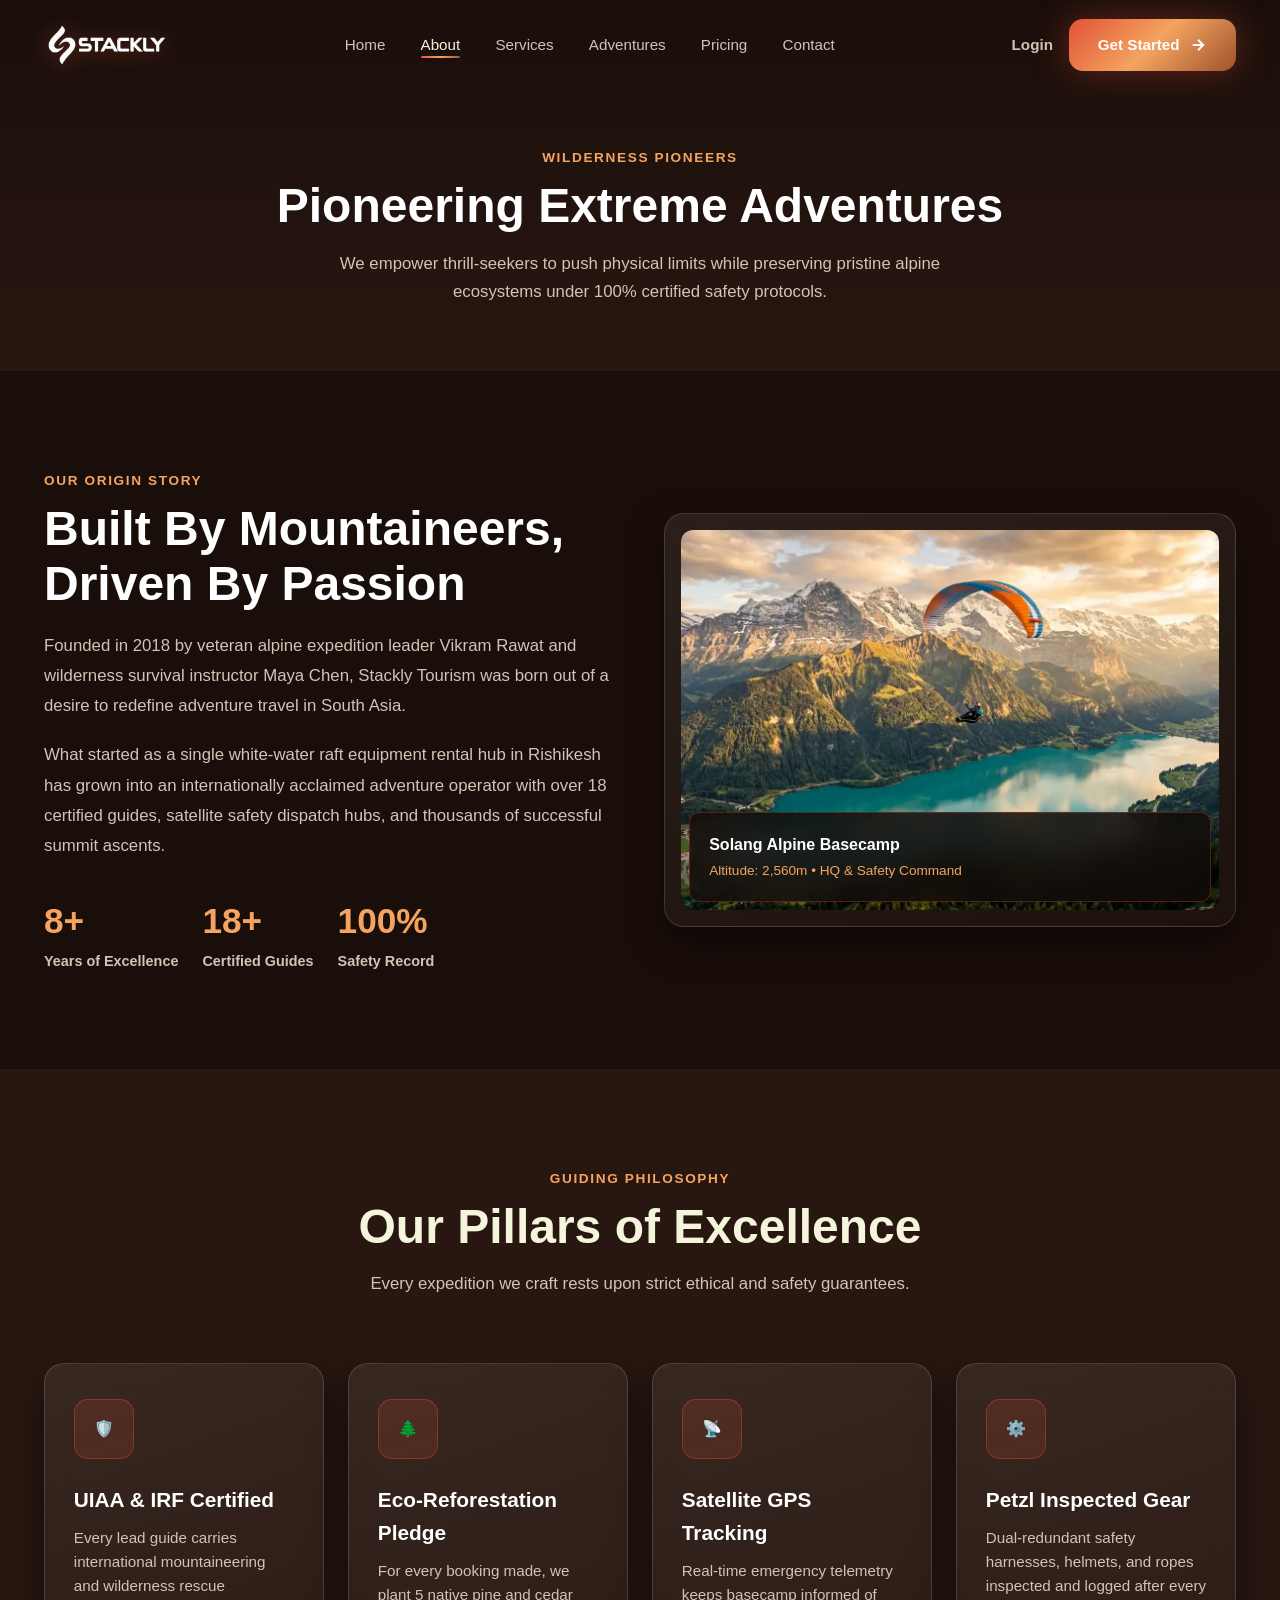
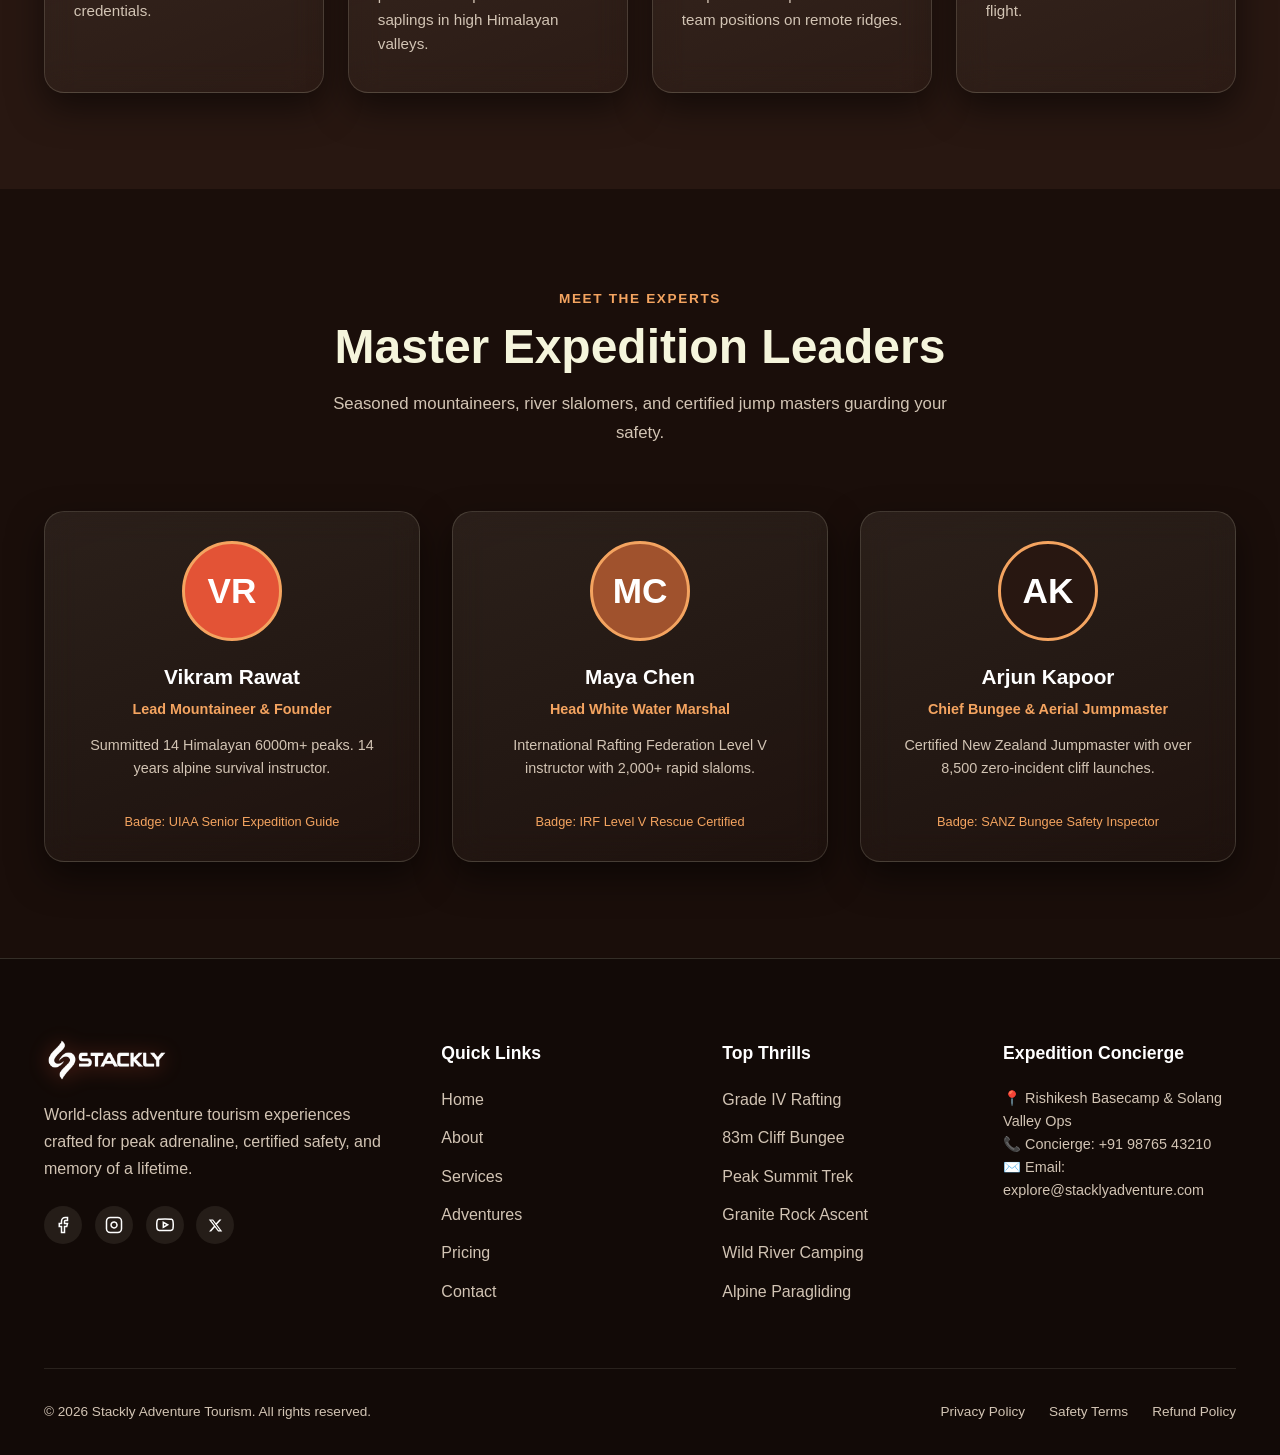
<file: about.html>
<!DOCTYPE html>
<html lang="en">
<head>
    <meta charset="UTF-8">
    <meta name="viewport" content="width=device-width, initial-scale=1.0">
    <title>About Us | Stackly Adventure Tourism</title>
    <meta name="description" content="Pioneering extreme wilderness expeditions, certified high-altitude guides, and eco-reforestation initiatives.">
    <link rel="icon" type="image/webp" href="images/logoStackly.webp">
    <link rel="preconnect" href="https://fonts.googleapis.com">
    <link rel="preconnect" href="https://fonts.gstatic.com" crossorigin>
    <link href="https://fonts.googleapis.com/css2?family=Plus+Jakarta+Sans:wght@400;500;600;700;800;900&family=Syne:wght@700;800&display=swap" rel="stylesheet">
    <link rel="stylesheet" href="css/style.css">
</head>
<body style="min-height: 100vh; display: flex; flex-direction: column; background-color: var(--color-secondary); color: var(--color-text);">

    <!-- PRELOADER -->
    <div class="preloader" id="preloader">
        <div class="preloader-inner">
            <img src="images/logoStackly.webp" alt="Stackly Logo" class="preloader-logo" style="height: 52px; margin-bottom: 1.5rem;">
            <div class="preloader-bar-wrap">
                <div class="preloader-bar" id="plBar"></div>
            </div>
        </div>
    </div>

    <!-- NAVBAR -->
    <nav class="navbar scrolled" id="navbar">
        <div class="container nav-container">
            <a href="index.html" class="nav-logo">
                <img src="images/logoStackly.webp" alt="Stackly Logo" class="logo-img" style="height: 42px;">
            </a>

            <ul class="nav-links" id="nav-links">
                <li><a href="index.html" class="nav-link">Home</a></li>
                <li><a href="about.html" class="nav-link active">About</a></li>
                <li><a href="services.html" class="nav-link">Services</a></li>
                <li><a href="adventures.html" class="nav-link">Adventures</a></li>
                <li><a href="pricing.html" class="nav-link">Pricing</a></li>
                <li><a href="contact.html" class="nav-link">Contact</a></li>
                <li class="mobile-only-nav"><a href="login.html" class="nav-link" style="color: var(--color-primary-light); font-weight: 700;">Login</a></li>
                <li class="mobile-only-nav" style="width: 100%; max-width: 220px; margin-top: 0.4rem;"><a href="signup.html" class="btn btn-primary" style="width: 100%; justify-content: center;">Get Started</a></li>
            </ul>

            <div style="display: flex; align-items: center; gap: 1rem;">
                <a href="login.html" class="nav-link desktop-login-btn" style="color: var(--color-text-muted); font-weight: 600; text-decoration: none;">Login</a>
                <a href="signup.html" class="btn btn-primary desktop-cta">
                    <span>Get Started</span>
                    <svg width="18" height="18" viewBox="0 0 24 24" fill="none" stroke="currentColor" stroke-width="2.5"><line x1="5" y1="12" x2="19" y2="12"></line><polyline points="12 5 19 12 12 19"></polyline></svg>
                </a>
                <button class="nav-toggle" id="nav-toggle" aria-label="Toggle Navigation Menu">
                    <span class="toggle-bar"></span>
                    <span class="toggle-bar"></span>
                    <span class="toggle-bar"></span>
                </button>
            </div>
        </div>
    </nav>

    <!-- PAGE HEADER -->
    <header style="background: linear-gradient(180deg, #1A0E0A 0%, #281711 100%); padding: 9rem 0 4rem; text-align: center; position: relative;">
        <div class="container">
            <span class="subtitle">Wilderness Pioneers</span>
            <h1 class="title" style="color: #FFFFFF;">Pioneering Extreme Adventures</h1>
            <p class="description" style="max-width: 650px; margin: 0.5rem auto 0;">We empower thrill-seekers to push physical limits while preserving pristine alpine ecosystems under 100% certified safety protocols.</p>
        </div>
    </header>

    <!-- COMPANY MISSION & STORY -->
    <section class="section" style="background: var(--color-secondary);">
        <div class="container">
            <div style="display: grid; grid-template-columns: repeat(auto-fit, minmax(min(280px, 100%), 1fr)); gap: 3rem; align-items: center;">
                <div>
                    <span class="subtitle">Our Origin Story</span>
                    <h2 class="title" style="text-align: left; margin-bottom: 1.2rem; color: #FFFFFF;">Built By Mountaineers, Driven By Passion</h2>
                    <p style="color: var(--color-text-muted); line-height: 1.8; margin-bottom: 1.2rem; font-size: 1.05rem;">
                        Founded in 2018 by veteran alpine expedition leader Vikram Rawat and wilderness survival instructor Maya Chen, Stackly Tourism was born out of a desire to redefine adventure travel in South Asia.
                    </p>
                    <p style="color: var(--color-text-muted); line-height: 1.8; margin-bottom: 2rem; font-size: 1.05rem;">
                        What started as a single white-water raft equipment rental hub in Rishikesh has grown into an internationally acclaimed adventure operator with over 18 certified guides, satellite safety dispatch hubs, and thousands of successful summit ascents.
                    </p>

                    <div style="display: flex; gap: 1.5rem; flex-wrap: wrap;">
                        <div>
                            <div style="font-size: 2.2rem; font-weight: 800; color: var(--color-primary-light); font-family: var(--font-heading);">8+</div>
                            <div style="font-size: 0.9rem; color: var(--color-text-muted); font-weight: 600;">Years of Excellence</div>
                        </div>
                        <div>
                            <div style="font-size: 2.2rem; font-weight: 800; color: var(--color-gold); font-family: var(--font-heading);">18+</div>
                            <div style="font-size: 0.9rem; color: var(--color-text-muted); font-weight: 600;">Certified Guides</div>
                        </div>
                        <div>
                            <div style="font-size: 2.2rem; font-weight: 800; color: var(--color-accent); font-family: var(--font-heading);">100%</div>
                            <div style="font-size: 0.9rem; color: var(--color-text-muted); font-weight: 600;">Safety Record</div>
                        </div>
                    </div>
                </div>

                <div class="glass-card" style="padding: 1rem; border-radius: 20px; overflow: hidden; position: relative;">
                    <img src="images/hero.webp" alt="Stackly Expedition Basecamp" style="width: 100%; height: 380px; object-fit: cover; border-radius: 12px;">
                    <div style="position: absolute; bottom: 1.5rem; left: 1.5rem; right: 1.5rem; background: rgba(18, 12, 10, 0.85); backdrop-filter: blur(12px); border: 1px solid rgba(227, 83, 54, 0.3); padding: 1.2rem; border-radius: 10px;">
                        <div style="font-weight: 700; color: #FFF;">Solang Alpine Basecamp</div>
                        <div style="font-size: 0.85rem; color: var(--color-primary-light); margin-top: 2px;">Altitude: 2,560m • HQ & Safety Command</div>
                    </div>
                </div>
            </div>
        </div>
    </section>

    <!-- CORE VALUES SECTION -->
    <section class="section" style="background: var(--color-secondary-light);">
        <div class="container">
            <div class="section-header">
                <span class="subtitle">Guiding Philosophy</span>
                <h2 class="title">Our Pillars of Excellence</h2>
                <p class="description">Every expedition we craft rests upon strict ethical and safety guarantees.</p>
            </div>

            <div style="display: grid; grid-template-columns: repeat(auto-fill, minmax(260px, 1fr)); gap: 1.5rem; margin-top: 3rem;">
                <div class="feature-card glass-card">
                    <div class="feature-icon">🛡️</div>
                    <h3>UIAA & IRF Certified</h3>
                    <p>Every lead guide carries international mountaineering and wilderness rescue credentials.</p>
                </div>
                <div class="feature-card glass-card">
                    <div class="feature-icon">🌲</div>
                    <h3>Eco-Reforestation Pledge</h3>
                    <p>For every booking made, we plant 5 native pine and cedar saplings in high Himalayan valleys.</p>
                </div>
                <div class="feature-card glass-card">
                    <div class="feature-icon">📡</div>
                    <h3>Satellite GPS Tracking</h3>
                    <p>Real-time emergency telemetry keeps basecamp informed of team positions on remote ridges.</p>
                </div>
                <div class="feature-card glass-card">
                    <div class="feature-icon">⚙️</div>
                    <h3>Petzl Inspected Gear</h3>
                    <p>Dual-redundant safety harnesses, helmets, and ropes inspected and logged after every flight.</p>
                </div>
            </div>
        </div>
    </section>

    <!-- MASTER EXPEDITION GUIDES TEAM -->
    <section class="section">
        <div class="container">
            <div class="section-header">
                <span class="subtitle">Meet The Experts</span>
                <h2 class="title">Master Expedition Leaders</h2>
                <p class="description">Seasoned mountaineers, river slalomers, and certified jump masters guarding your safety.</p>
            </div>

            <div style="display: grid; grid-template-columns: repeat(auto-fit, minmax(280px, 1fr)); gap: 2rem; margin-top: 3rem;">
                <div class="glass-card" style="padding: 1.8rem; text-align: center;">
                    <div style="width: 100px; height: 100px; border-radius: 50%; background: var(--color-primary); color: #FFF; font-size: 2.2rem; font-weight: 800; display: flex; align-items: center; justify-content: center; margin: 0 auto 1.2rem; border: 3px solid var(--color-primary-light);">
                        VR
                    </div>
                    <h3 style="font-size: 1.3rem; color: #FFF; margin-bottom: 0.3rem;">Vikram Rawat</h3>
                    <div style="color: var(--color-primary-light); font-weight: 600; font-size: 0.9rem; margin-bottom: 0.8rem;">Lead Mountaineer & Founder</div>
                    <p style="font-size: 0.9rem; color: var(--color-text-muted); line-height: 1.6;">Summitted 14 Himalayan 6000m+ peaks. 14 years alpine survival instructor.</p>
                    <div style="margin-top: 1rem; padding-top: 1rem; border-t: 1px solid rgba(255,255,255,0.1); font-size: 0.8rem; color: var(--color-gold);">
                        Badge: UIAA Senior Expedition Guide
                    </div>
                </div>

                <div class="glass-card" style="padding: 1.8rem; text-align: center;">
                    <div style="width: 100px; height: 100px; border-radius: 50%; background: #A0522D; color: #FFF; font-size: 2.2rem; font-weight: 800; display: flex; align-items: center; justify-content: center; margin: 0 auto 1.2rem; border: 3px solid var(--color-gold);">
                        MC
                    </div>
                    <h3 style="font-size: 1.3rem; color: #FFF; margin-bottom: 0.3rem;">Maya Chen</h3>
                    <div style="color: var(--color-primary-light); font-weight: 600; font-size: 0.9rem; margin-bottom: 0.8rem;">Head White Water Marshal</div>
                    <p style="font-size: 0.9rem; color: var(--color-text-muted); line-height: 1.6;">International Rafting Federation Level V instructor with 2,000+ rapid slaloms.</p>
                    <div style="margin-top: 1rem; padding-top: 1rem; border-t: 1px solid rgba(255,255,255,0.1); font-size: 0.8rem; color: var(--color-gold);">
                        Badge: IRF Level V Rescue Certified
                    </div>
                </div>

                <div class="glass-card" style="padding: 1.8rem; text-align: center;">
                    <div style="width: 100px; height: 100px; border-radius: 50%; background: #281711; color: #FFF; font-size: 2.2rem; font-weight: 800; display: flex; align-items: center; justify-content: center; margin: 0 auto 1.2rem; border: 3px solid var(--color-accent);">
                        AK
                    </div>
                    <h3 style="font-size: 1.3rem; color: #FFF; margin-bottom: 0.3rem;">Arjun Kapoor</h3>
                    <div style="color: var(--color-primary-light); font-weight: 600; font-size: 0.9rem; margin-bottom: 0.8rem;">Chief Bungee & Aerial Jumpmaster</div>
                    <p style="font-size: 0.9rem; color: var(--color-text-muted); line-height: 1.6;">Certified New Zealand Jumpmaster with over 8,500 zero-incident cliff launches.</p>
                    <div style="margin-top: 1rem; padding-top: 1rem; border-t: 1px solid rgba(255,255,255,0.1); font-size: 0.8rem; color: var(--color-gold);">
                        Badge: SANZ Bungee Safety Inspector
                    </div>
                </div>
            </div>
        </div>
    </section>

    <!-- FOOTER -->
    <footer class="footer" id="contact" style="margin-top: auto;">
        <div class="container">
            <div class="footer-grid">
                <div>
                    <a href="index.html">
                        <img src="images/logoStackly.webp" alt="Stackly Logo" class="logo-img" style="height: 42px; margin-bottom: 1.2rem;">
                    </a>
                    <p style="color: var(--color-text-muted); margin-bottom: 1.5rem; line-height: 1.7;">
                        World-class adventure tourism experiences crafted for peak adrenaline, certified safety, and memory of a lifetime.
                    </p>
                    <div style="display: flex; gap: 0.8rem; align-items: center;">
                        <a href="404.html" style="width: 38px; height: 38px; border-radius: 50%; background: rgba(245,245,220,0.08); display: flex; align-items: center; justify-content: center; color: #FFF;" title="Facebook">
                            <svg width="18" height="18" viewBox="0 0 24 24" fill="none" stroke="currentColor" stroke-width="2"><path d="M18 2h-3a5 5 0 0 0-5 5v3H7v4h3v8h4v-8h3l1-4h-4V7a1 1 0 0 1 1-1h3z"></path></svg>
                        </a>
                        <a href="404.html" style="width: 38px; height: 38px; border-radius: 50%; background: rgba(245,245,220,0.08); display: flex; align-items: center; justify-content: center; color: #FFF;" title="Instagram">
                            <svg width="18" height="18" viewBox="0 0 24 24" fill="none" stroke="currentColor" stroke-width="2"><rect x="2" y="2" width="20" height="20" rx="5" ry="5"></rect><path d="M16 11.37A4 4 0 1 1 12.63 8 4 4 0 0 1 16 11.37z"></path><line x1="17.5" y1="6.5" x2="17.51" y2="6.5"></line></svg>
                        </a>
                        <a href="404.html" style="width: 38px; height: 38px; border-radius: 50%; background: rgba(245,245,220,0.08); display: flex; align-items: center; justify-content: center; color: #FFF;" title="YouTube">
                            <svg width="18" height="18" viewBox="0 0 24 24" fill="none" stroke="currentColor" stroke-width="2"><path d="M22.54 6.42a2.78 2.78 0 0 0-1.94-2C18.88 4 12 4 12 4s-6.88 0-8.6.46a2.78 2.78 0 0 0-1.94 2A29 29 0 0 0 1 11.75a29 29 0 0 0 .46 5.33A2.78 2.78 0 0 0 3.4 19c1.72.46 8.6.46 8.6.46s6.88 0 8.6-.46a2.78 2.78 0 0 0 1.94-2 29 29 0 0 0 .46-5.25 29 29 0 0 0-.46-5.33z"></path><polygon points="9.75 15.02 15.5 11.75 9.75 8.48 9.75 15.02"></polygon></svg>
                        </a>
                        <a href="404.html" style="width: 38px; height: 38px; border-radius: 50%; background: rgba(245,245,220,0.08); display: flex; align-items: center; justify-content: center; color: #FFF;" title="X (Twitter)">
                            <svg width="15" height="15" viewBox="0 0 24 24" fill="currentColor"><path d="M18.244 2.25h3.308l-7.227 8.26 8.502 11.24H16.17l-5.214-6.817L4.99 21.75H1.68l7.73-8.835L1.254 2.25H8.08l4.713 6.231zm-1.161 17.52h1.833L7.084 4.126H5.117z"/></svg>
                        </a>
                    </div>
                </div>

                <div>
                    <h4 style="color: #FFF; font-family: var(--font-heading); font-size: 1.1rem; margin-bottom: 1.2rem;">Quick Links</h4>
                    <ul style="display: flex; flex-direction: column; gap: 0.8rem; color: var(--color-text-muted);">
                        <li><a href="index.html">Home</a></li>
                        <li><a href="about.html">About</a></li>
                        <li><a href="services.html">Services</a></li>
                        <li><a href="adventures.html">Adventures</a></li>
                        <li><a href="pricing.html">Pricing</a></li>
                        <li><a href="contact.html">Contact</a></li>
                    </ul>
                </div>

                <div>
                    <h4 style="color: #FFF; font-family: var(--font-heading); font-size: 1.1rem; margin-bottom: 1.2rem;">Top Thrills</h4>
                    <ul style="display: flex; flex-direction: column; gap: 0.8rem; color: var(--color-text-muted);">
                        <li><a href="404.html">Grade IV Rafting</a></li>
                        <li><a href="404.html">83m Cliff Bungee</a></li>
                        <li><a href="404.html">Peak Summit Trek</a></li>
                        <li><a href="404.html">Granite Rock Ascent</a></li>
                        <li><a href="404.html">Wild River Camping</a></li>
                        <li><a href="404.html">Alpine Paragliding</a></li>
                    </ul>
                </div>

                <div>
                    <h4 style="color: #FFF; font-family: var(--font-heading); font-size: 1.1rem; margin-bottom: 1.2rem;">Expedition Concierge</h4>
                    <p style="color: var(--color-text-muted); margin-bottom: 1rem; font-size: 0.9rem;">
                        📍 Rishikesh Basecamp & Solang Valley Ops<br>
                        📞 Concierge: +91 98765 43210<br>
                        ✉️ Email: explore@stacklyadventure.com
                    </p>
                </div>
            </div>

            <div class="footer-bottom">
                <div>© 2026 Stackly Adventure Tourism. All rights reserved.</div>
                <div style="display: flex; gap: 1.5rem;">
                    <a href="404.html">Privacy Policy</a>
                    <a href="404.html">Safety Terms</a>
                    <a href="404.html">Refund Policy</a>
                </div>
            </div>
        </div>
    </footer>

    <script src="js/main.js"></script>
</body>
</html>
</file>
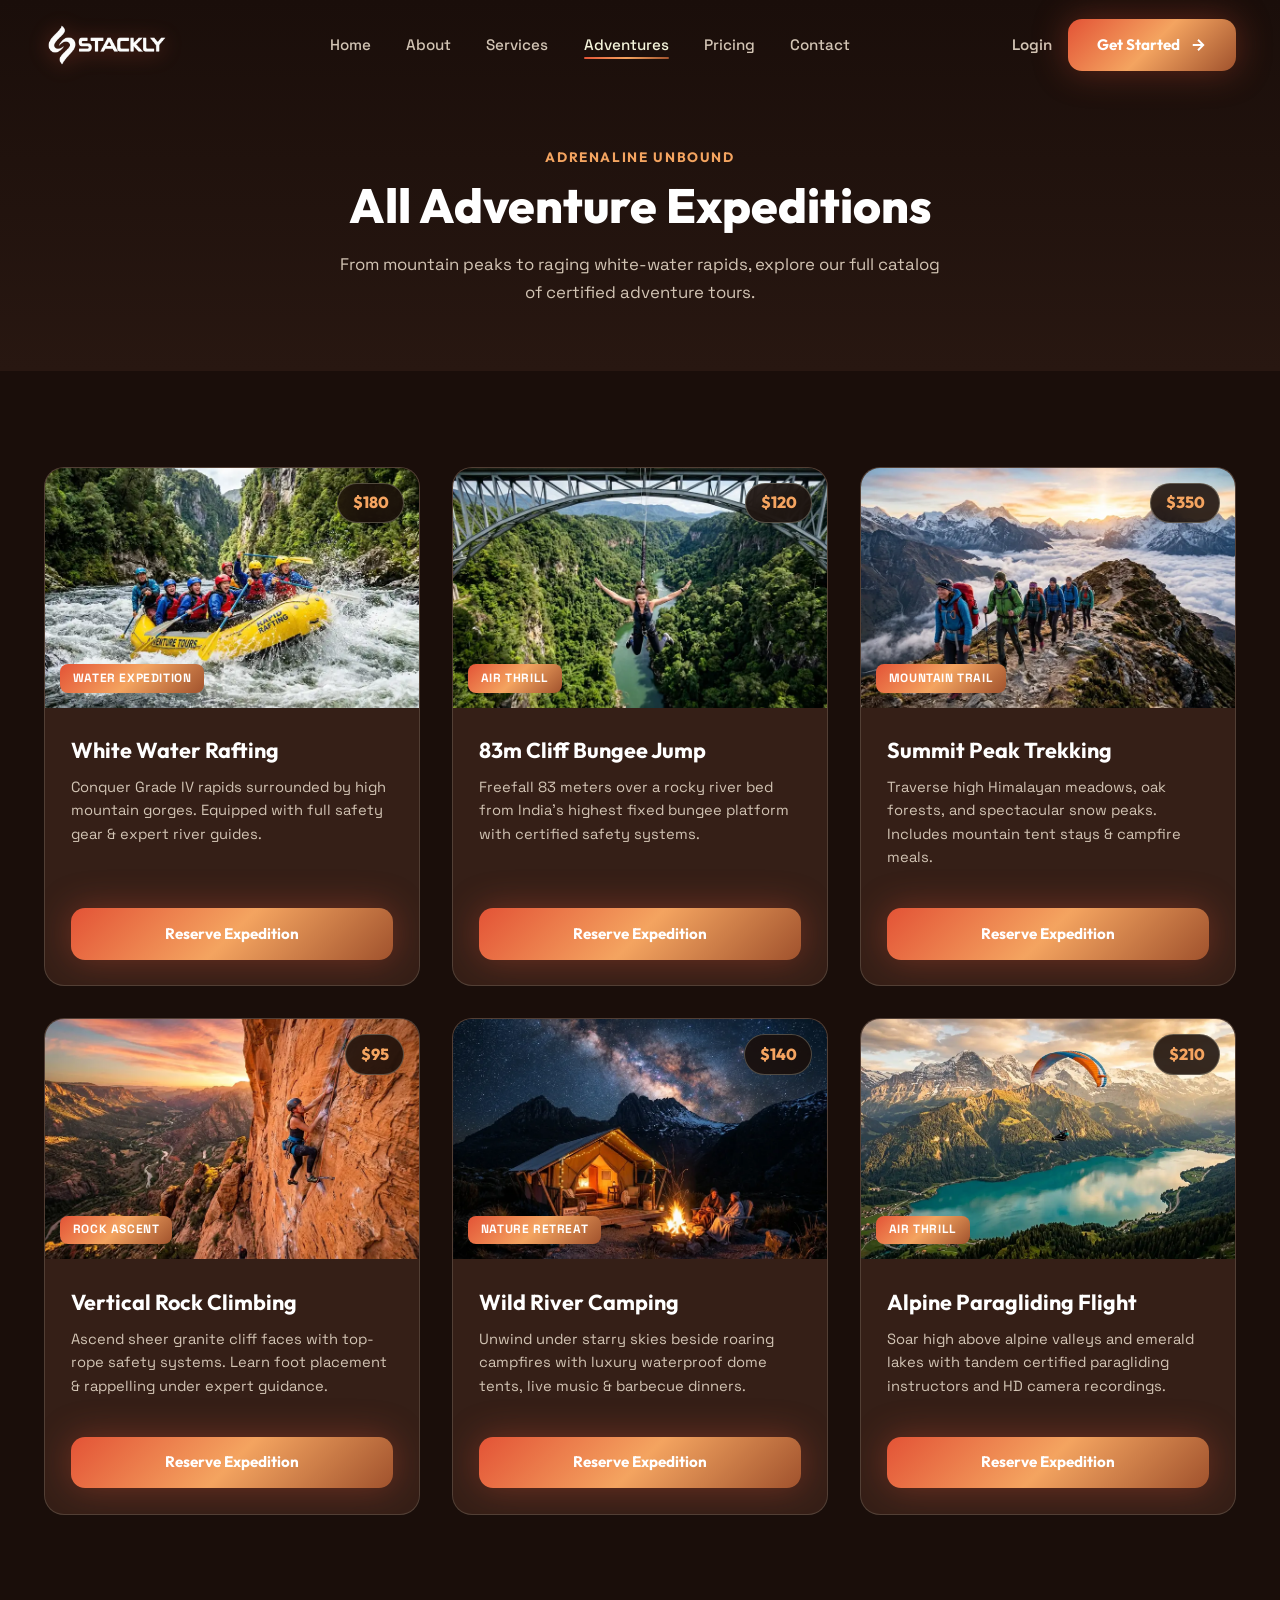
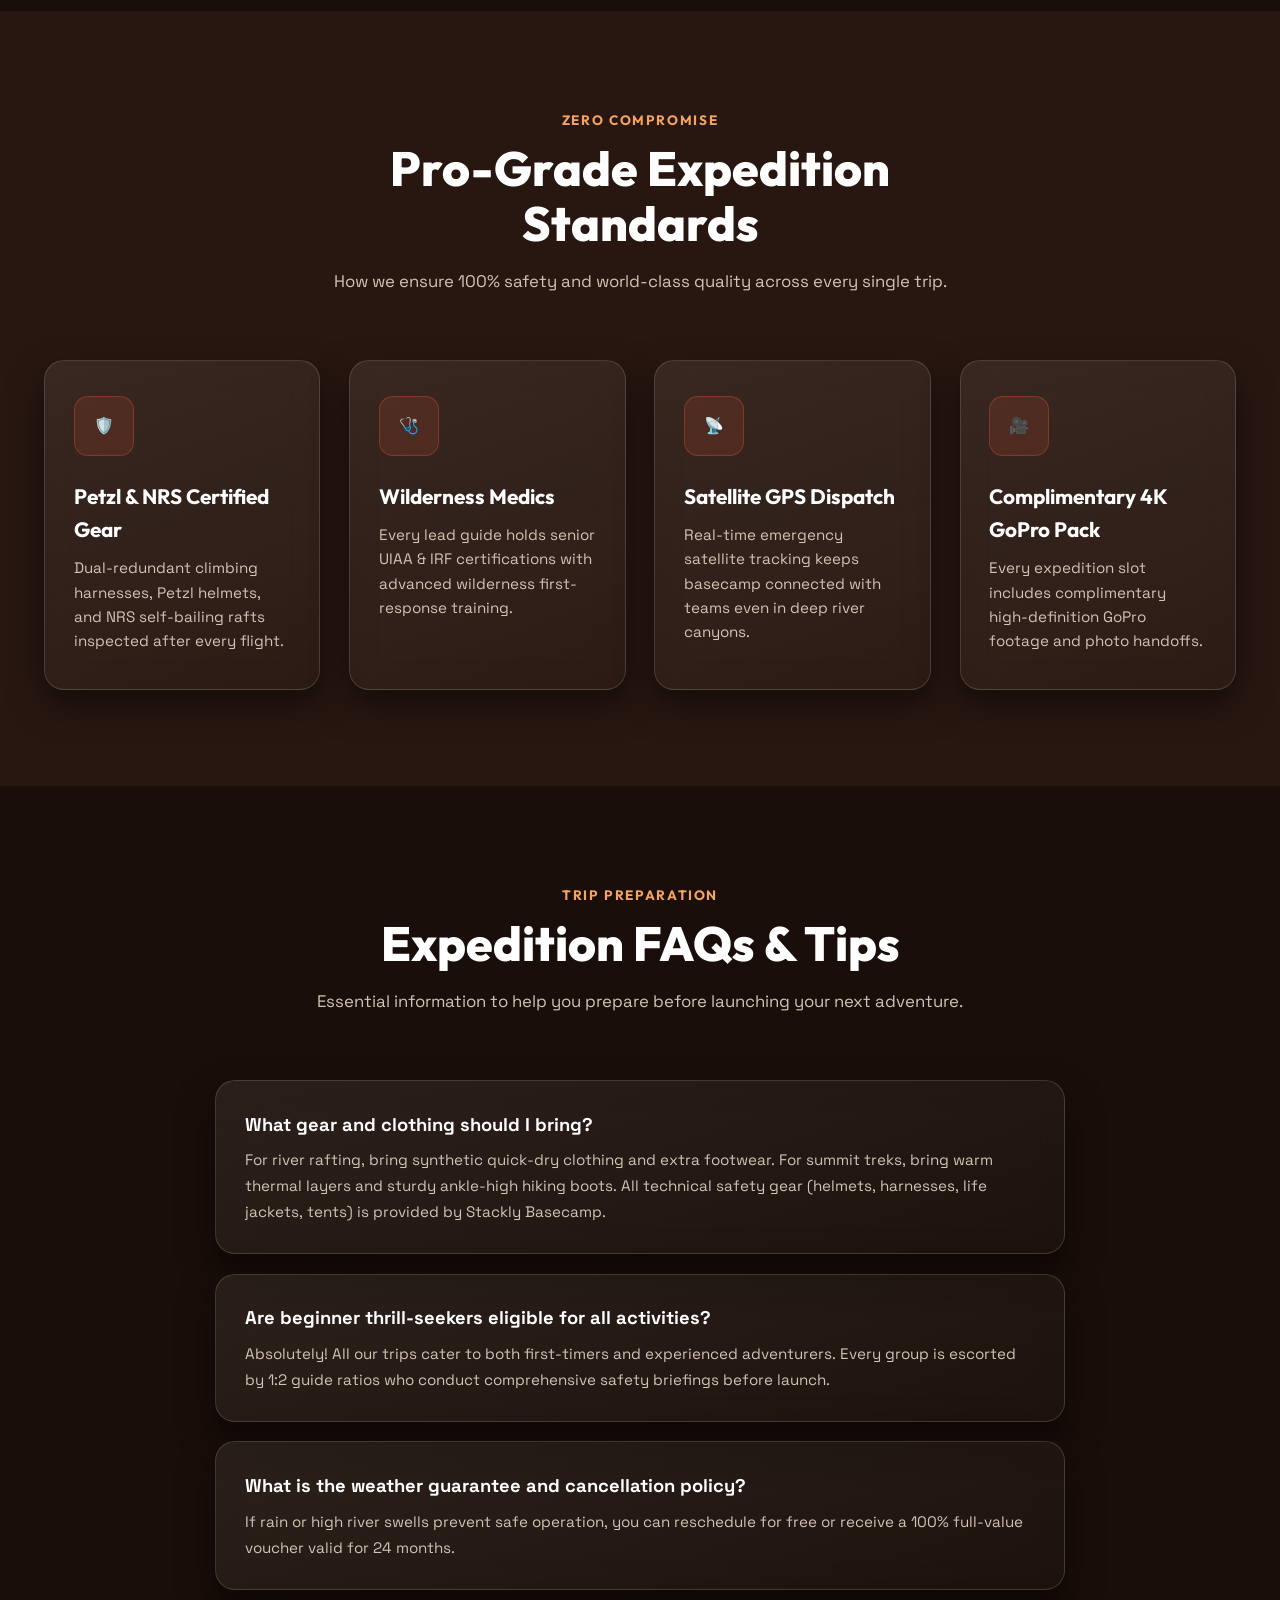
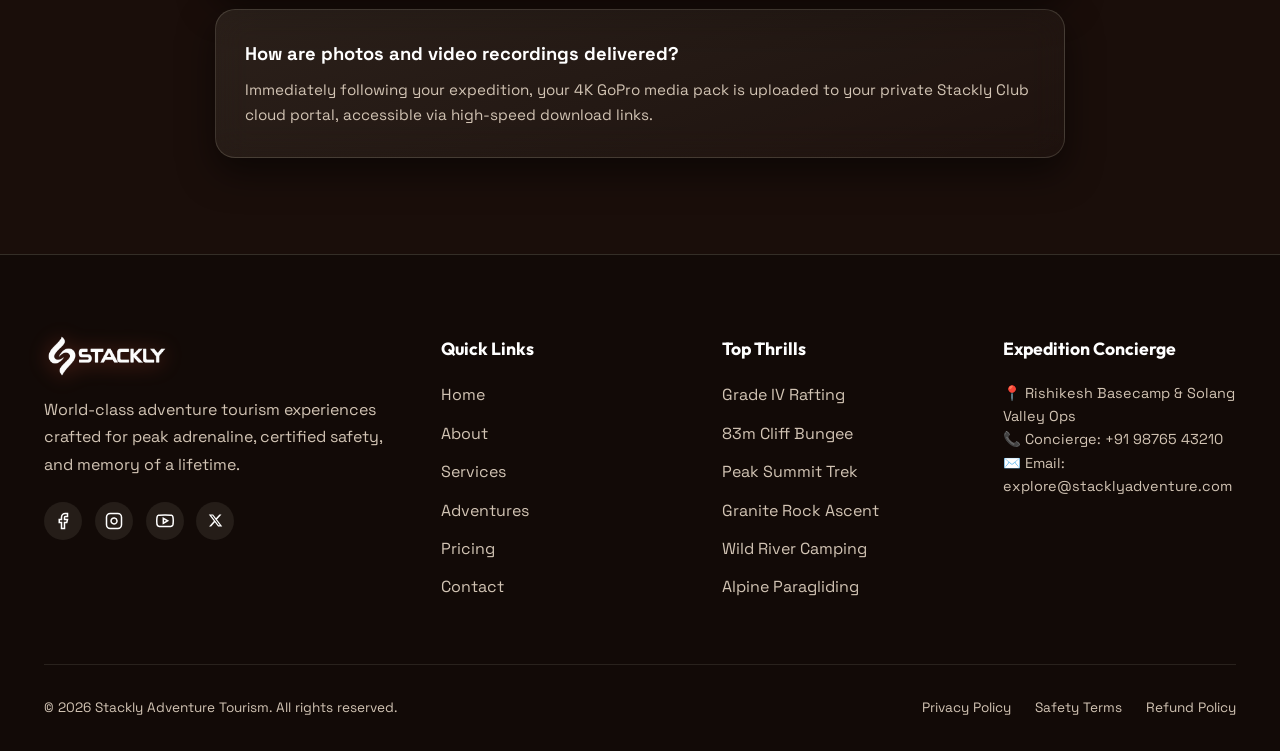
<file: adventures.html>
<!DOCTYPE html>
<html lang="en">
<head>
    <meta charset="UTF-8">
    <meta name="viewport" content="width=device-width, initial-scale=1.0">
    <title>Adventures — Stackly Adventure Tourism</title>
    <meta name="description" content="Explore world-class adventure experiences — white water rafting, bungee jumping, mountain trekking, rock climbing, wild camping, and paragliding.">

    <!-- Fonts -->
    <link rel="preconnect" href="https://fonts.googleapis.com">
    <link rel="preconnect" href="https://fonts.gstatic.com" crossorigin>
    <link href="https://fonts.googleapis.com/css2?family=Outfit:wght@400;500;600;700;800;900&family=Space+Grotesk:wght@400;500;600;700&display=swap" rel="stylesheet">

    <!-- Stylesheet -->
    <link rel="stylesheet" href="css/style.css">
</head>
<body style="min-height: 100vh; display: flex; flex-direction: column; background-color: var(--color-secondary); color: var(--color-text);">

    <!-- PRELOADER -->
    <div class="preloader" id="preloader">
        <div class="preloader-inner">
            <img src="images/logoStackly.webp" alt="Stackly Logo" class="preloader-logo" style="height: 52px; margin-bottom: 1.5rem;">
            <div class="preloader-bar-wrap">
                <div class="preloader-bar" id="plBar"></div>
            </div>
        </div>
    </div>

    <!-- NAVBAR -->
    <nav class="navbar scrolled" id="navbar">
        <div class="container nav-container">
            <a href="index.html" class="nav-logo">
                <img src="images/logoStackly.webp" alt="Stackly Logo" class="logo-img" style="height: 42px;">
            </a>

            <ul class="nav-links" id="nav-links">
                <li><a href="index.html" class="nav-link">Home</a></li>
                <li><a href="about.html" class="nav-link">About</a></li>
                <li><a href="services.html" class="nav-link">Services</a></li>
                <li><a href="adventures.html" class="nav-link active">Adventures</a></li>
                <li><a href="pricing.html" class="nav-link">Pricing</a></li>
                <li><a href="contact.html" class="nav-link">Contact</a></li>
                <li class="mobile-only-nav"><a href="login.html" class="nav-link" style="color: var(--color-primary-light); font-weight: 700;">Login</a></li>
                <li class="mobile-only-nav" style="width: 100%; max-width: 220px; margin-top: 0.4rem;"><a href="signup.html" class="btn btn-primary" style="width: 100%; justify-content: center;">Get Started</a></li>
            </ul>

            <div style="display: flex; align-items: center; gap: 1rem;">
                <a href="login.html" class="nav-link desktop-login-btn" style="color: var(--color-text-muted); font-weight: 600; text-decoration: none;">Login</a>
                <a href="signup.html" class="btn btn-primary desktop-cta">
                    <span>Get Started</span>
                    <svg width="18" height="18" viewBox="0 0 24 24" fill="none" stroke="currentColor" stroke-width="2.5"><line x1="5" y1="12" x2="19" y2="12"></line><polyline points="12 5 19 12 12 19"></polyline></svg>
                </a>
                <button class="nav-toggle" id="nav-toggle" aria-label="Toggle Navigation Menu">
                    <span class="toggle-bar"></span>
                    <span class="toggle-bar"></span>
                    <span class="toggle-bar"></span>
                </button>
            </div>
        </div>
    </nav>

    <!-- PAGE HEADER -->
    <header style="background: linear-gradient(180deg, #1A0E0A 0%, #281711 100%); padding: 9rem 0 4rem; text-align: center;">
        <div class="container">
            <span class="subtitle">Adrenaline Unbound</span>
            <h1 class="title" style="color: #FFFFFF;">All Adventure Expeditions</h1>
            <p class="description" style="max-width: 600px; margin: 0.5rem auto 0;">From mountain peaks to raging white-water rapids, explore our full catalog of certified adventure tours.</p>
        </div>
    </header>

    <!-- ADVENTURES SECTION -->
    <section class="section">
        <div class="container">
            <div class="adventures-grid">
                
                <!-- Card 1: Rafting -->
                <div class="adv-card">
                    <div class="adv-img-wrap">
                        <img src="images/rafting.webp" alt="White Water Rafting" class="adv-img">
                        <div class="adv-price-badge">$180</div>
                        <span class="adv-category-tag">Water Expedition</span>
                    </div>
                    <div class="adv-body">
                        <h3 class="adv-title">White Water Rafting</h3>
                        <p class="adv-desc">Conquer Grade IV rapids surrounded by high mountain gorges. Equipped with full safety gear & expert river guides.</p>
                        <a href="404.html" class="btn btn-primary" style="margin-top: 1.2rem; width: 100%; justify-content: center;">
                            Reserve Expedition
                        </a>
                    </div>
                </div>

                <!-- Card 2: Bungee -->
                <div class="adv-card">
                    <div class="adv-img-wrap">
                        <img src="images/bungee.webp" alt="Cliff Bungee Jump" class="adv-img">
                        <div class="adv-price-badge">$120</div>
                        <span class="adv-category-tag">Air Thrill</span>
                    </div>
                    <div class="adv-body">
                        <h3 class="adv-title">83m Cliff Bungee Jump</h3>
                        <p class="adv-desc">Freefall 83 meters over a rocky river bed from India's highest fixed bungee platform with certified safety systems.</p>
                        <a href="404.html" class="btn btn-primary" style="margin-top: 1.2rem; width: 100%; justify-content: center;">
                            Reserve Expedition
                        </a>
                    </div>
                </div>

                <!-- Card 3: Trekking -->
                <div class="adv-card">
                    <div class="adv-img-wrap">
                        <img src="images/trekking.webp" alt="Mountain Trekking" class="adv-img">
                        <div class="adv-price-badge">$350</div>
                        <span class="adv-category-tag">Mountain Trail</span>
                    </div>
                    <div class="adv-body">
                        <h3 class="adv-title">Summit Peak Trekking</h3>
                        <p class="adv-desc">Traverse high Himalayan meadows, oak forests, and spectacular snow peaks. Includes mountain tent stays & campfire meals.</p>
                        <a href="404.html" class="btn btn-primary" style="margin-top: 1.2rem; width: 100%; justify-content: center;">
                            Reserve Expedition
                        </a>
                    </div>
                </div>

                <!-- Card 4: Rock Climbing -->
                <div class="adv-card">
                    <div class="adv-img-wrap">
                        <img src="images/climbing.webp" alt="Rock Climbing" class="adv-img">
                        <div class="adv-price-badge">$95</div>
                        <span class="adv-category-tag">Rock Ascent</span>
                    </div>
                    <div class="adv-body">
                        <h3 class="adv-title">Vertical Rock Climbing</h3>
                        <p class="adv-desc">Ascend sheer granite cliff faces with top-rope safety systems. Learn foot placement & rappelling under expert guidance.</p>
                        <a href="404.html" class="btn btn-primary" style="margin-top: 1.2rem; width: 100%; justify-content: center;">
                            Reserve Expedition
                        </a>
                    </div>
                </div>

                <!-- Card 5: Wild Camping -->
                <div class="adv-card">
                    <div class="adv-img-wrap">
                        <img src="images/camping.webp" alt="Wild Camping" class="adv-img">
                        <div class="adv-price-badge">$140</div>
                        <span class="adv-category-tag">Nature Retreat</span>
                    </div>
                    <div class="adv-body">
                        <h3 class="adv-title">Wild River Camping</h3>
                        <p class="adv-desc">Unwind under starry skies beside roaring campfires with luxury waterproof dome tents, live music & barbecue dinners.</p>
                        <a href="404.html" class="btn btn-primary" style="margin-top: 1.2rem; width: 100%; justify-content: center;">
                            Reserve Expedition
                        </a>
                    </div>
                </div>

                <!-- Card 6: Paragliding -->
                <div class="adv-card">
                    <div class="adv-img-wrap">
                        <img src="images/hero.webp" alt="Alpine Paragliding Flight" class="adv-img">
                        <div class="adv-price-badge">$210</div>
                        <span class="adv-category-tag">Air Thrill</span>
                    </div>
                    <div class="adv-body">
                        <h3 class="adv-title">Alpine Paragliding Flight</h3>
                        <p class="adv-desc">Soar high above alpine valleys and emerald lakes with tandem certified paragliding instructors and HD camera recordings.</p>
                        <a href="404.html" class="btn btn-primary" style="margin-top: 1.2rem; width: 100%; justify-content: center;">
                            Reserve Expedition
                        </a>
                    </div>
                </div>

            </div>
        </div>
    </section>

    <!-- NEW SECTION 1: PRO-GRADE EXPEDITION SAFETY & EQUIPMENT STANDARDS -->
    <section class="section" style="background: var(--color-secondary-light);">
        <div class="container">
            <div class="section-header">
                <span class="subtitle">Zero Compromise</span>
                <h2 class="title" style="color: #FFFFFF;">Pro-Grade Expedition Standards</h2>
                <p class="description">How we ensure 100% safety and world-class quality across every single trip.</p>
            </div>

            <div style="display: grid; grid-template-columns: repeat(auto-fit, minmax(260px, 1fr)); gap: 1.8rem; margin-top: 3rem;">
                <div class="feature-card glass-card">
                    <div class="feature-icon">🛡️</div>
                    <h3>Petzl & NRS Certified Gear</h3>
                    <p>Dual-redundant climbing harnesses, Petzl helmets, and NRS self-bailing rafts inspected after every flight.</p>
                </div>

                <div class="feature-card glass-card">
                    <div class="feature-icon">🩺</div>
                    <h3>Wilderness Medics</h3>
                    <p>Every lead guide holds senior UIAA & IRF certifications with advanced wilderness first-response training.</p>
                </div>

                <div class="feature-card glass-card">
                    <div class="feature-icon">📡</div>
                    <h3>Satellite GPS Dispatch</h3>
                    <p>Real-time emergency satellite tracking keeps basecamp connected with teams even in deep river canyons.</p>
                </div>

                <div class="feature-card glass-card">
                    <div class="feature-icon">🎥</div>
                    <h3>Complimentary 4K GoPro Pack</h3>
                    <p>Every expedition slot includes complimentary high-definition GoPro footage and photo handoffs.</p>
                </div>
            </div>
        </div>
    </section>

    <!-- NEW SECTION 2: EXPEDITION FAQS & PREPARATION GUIDE -->
    <section class="section">
        <div class="container">
            <div class="section-header">
                <span class="subtitle">Trip Preparation</span>
                <h2 class="title" style="color: #FFFFFF;">Expedition FAQs & Tips</h2>
                <p class="description">Essential information to help you prepare before launching your next adventure.</p>
            </div>

            <div style="max-width: 850px; margin: 3rem auto 0; display: flex; flex-direction: column; gap: 1.2rem;">
                <div class="glass-card" style="padding: 1.8rem;">
                    <h4 style="color: #FFF; font-size: 1.15rem; margin-bottom: 0.5rem;">What gear and clothing should I bring?</h4>
                    <p style="color: var(--color-text-muted); font-size: 0.95rem; line-height: 1.7;">
                        For river rafting, bring synthetic quick-dry clothing and extra footwear. For summit treks, bring warm thermal layers and sturdy ankle-high hiking boots. All technical safety gear (helmets, harnesses, life jackets, tents) is provided by Stackly Basecamp.
                    </p>
                </div>

                <div class="glass-card" style="padding: 1.8rem;">
                    <h4 style="color: #FFF; font-size: 1.15rem; margin-bottom: 0.5rem;">Are beginner thrill-seekers eligible for all activities?</h4>
                    <p style="color: var(--color-text-muted); font-size: 0.95rem; line-height: 1.7;">
                        Absolutely! All our trips cater to both first-timers and experienced adventurers. Every group is escorted by 1:2 guide ratios who conduct comprehensive safety briefings before launch.
                    </p>
                </div>

                <div class="glass-card" style="padding: 1.8rem;">
                    <h4 style="color: #FFF; font-size: 1.15rem; margin-bottom: 0.5rem;">What is the weather guarantee and cancellation policy?</h4>
                    <p style="color: var(--color-text-muted); font-size: 0.95rem; line-height: 1.7;">
                        If rain or high river swells prevent safe operation, you can reschedule for free or receive a 100% full-value voucher valid for 24 months.
                    </p>
                </div>

                <div class="glass-card" style="padding: 1.8rem;">
                    <h4 style="color: #FFF; font-size: 1.15rem; margin-bottom: 0.5rem;">How are photos and video recordings delivered?</h4>
                    <p style="color: var(--color-text-muted); font-size: 0.95rem; line-height: 1.7;">
                        Immediately following your expedition, your 4K GoPro media pack is uploaded to your private Stackly Club cloud portal, accessible via high-speed download links.
                    </p>
                </div>
            </div>
        </div>
    </section>

    <!-- FOOTER -->
    <footer class="footer" id="contact">
        <div class="container">
            <div class="footer-grid">
                <div>
                    <a href="index.html">
                        <img src="images/logoStackly.webp" alt="Stackly Logo" class="logo-img" style="height: 42px; margin-bottom: 1.2rem;">
                    </a>
                    <p style="color: var(--color-text-muted); margin-bottom: 1.5rem; line-height: 1.7;">
                        World-class adventure tourism experiences crafted for peak adrenaline, certified safety, and memory of a lifetime.
                    </p>
                    <div style="display: flex; gap: 0.8rem; align-items: center;">
                        <a href="404.html" style="width: 38px; height: 38px; border-radius: 50%; background: rgba(245,245,220,0.08); display: flex; align-items: center; justify-content: center; color: #FFF;" title="Facebook">
                            <svg width="18" height="18" viewBox="0 0 24 24" fill="none" stroke="currentColor" stroke-width="2"><path d="M18 2h-3a5 5 0 0 0-5 5v3H7v4h3v8h4v-8h3l1-4h-4V7a1 1 0 0 1 1-1h3z"></path></svg>
                        </a>
                        <a href="404.html" style="width: 38px; height: 38px; border-radius: 50%; background: rgba(245,245,220,0.08); display: flex; align-items: center; justify-content: center; color: #FFF;" title="Instagram">
                            <svg width="18" height="18" viewBox="0 0 24 24" fill="none" stroke="currentColor" stroke-width="2"><rect x="2" y="2" width="20" height="20" rx="5" ry="5"></rect><path d="M16 11.37A4 4 0 1 1 12.63 8 4 4 0 0 1 16 11.37z"></path><line x1="17.5" y1="6.5" x2="17.51" y2="6.5"></line></svg>
                        </a>
                        <a href="404.html" style="width: 38px; height: 38px; border-radius: 50%; background: rgba(245,245,220,0.08); display: flex; align-items: center; justify-content: center; color: #FFF;" title="YouTube">
                            <svg width="18" height="18" viewBox="0 0 24 24" fill="none" stroke="currentColor" stroke-width="2"><path d="M22.54 6.42a2.78 2.78 0 0 0-1.94-2C18.88 4 12 4 12 4s-6.88 0-8.6.46a2.78 2.78 0 0 0-1.94 2A29 29 0 0 0 1 11.75a29 29 0 0 0 .46 5.33A2.78 2.78 0 0 0 3.4 19c1.72.46 8.6.46 8.6.46s6.88 0 8.6-.46a2.78 2.78 0 0 0 1.94-2 29 29 0 0 0 .46-5.25 29 29 0 0 0-.46-5.33z"></path><polygon points="9.75 15.02 15.5 11.75 9.75 8.48 9.75 15.02"></polygon></svg>
                        </a>
                        <a href="404.html" style="width: 38px; height: 38px; border-radius: 50%; background: rgba(245,245,220,0.08); display: flex; align-items: center; justify-content: center; color: #FFF;" title="X (Twitter)">
                            <svg width="15" height="15" viewBox="0 0 24 24" fill="currentColor"><path d="M18.244 2.25h3.308l-7.227 8.26 8.502 11.24H16.17l-5.214-6.817L4.99 21.75H1.68l7.73-8.835L1.254 2.25H8.08l4.713 6.231zm-1.161 17.52h1.833L7.084 4.126H5.117z"/></svg>
                        </a>
                    </div>
                </div>

                <div>
                    <h4 style="color: #FFF; font-family: var(--font-heading); font-size: 1.1rem; margin-bottom: 1.2rem;">Quick Links</h4>
                    <ul style="display: flex; flex-direction: column; gap: 0.8rem; color: var(--color-text-muted);">
                        <li><a href="index.html">Home</a></li>
                        <li><a href="about.html">About</a></li>
                        <li><a href="services.html">Services</a></li>
                        <li><a href="adventures.html">Adventures</a></li>
                        <li><a href="pricing.html">Pricing</a></li>
                        <li><a href="contact.html">Contact</a></li>
                    </ul>
                </div>

                <div>
                    <h4 style="color: #FFF; font-family: var(--font-heading); font-size: 1.1rem; margin-bottom: 1.2rem;">Top Thrills</h4>
                    <ul style="display: flex; flex-direction: column; gap: 0.8rem; color: var(--color-text-muted);">
                        <li><a href="404.html">Grade IV Rafting</a></li>
                        <li><a href="404.html">83m Cliff Bungee</a></li>
                        <li><a href="404.html">Peak Summit Trek</a></li>
                        <li><a href="404.html">Granite Rock Ascent</a></li>
                        <li><a href="404.html">Wild River Camping</a></li>
                        <li><a href="404.html">Alpine Paragliding</a></li>
                    </ul>
                </div>

                <div>
                    <h4 style="color: #FFF; font-family: var(--font-heading); font-size: 1.1rem; margin-bottom: 1.2rem;">Expedition Concierge</h4>
                    <p style="color: var(--color-text-muted); margin-bottom: 1rem; font-size: 0.9rem;">
                        📍 Rishikesh Basecamp & Solang Valley Ops<br>
                        📞 Concierge: +91 98765 43210<br>
                        ✉️ Email: explore@stacklyadventure.com
                    </p>
                </div>
            </div>

            <div class="footer-bottom">
                <div>© 2026 Stackly Adventure Tourism. All rights reserved.</div>
                <div style="display: flex; gap: 1.5rem;">
                    <a href="404.html">Privacy Policy</a>
                    <a href="404.html">Safety Terms</a>
                    <a href="404.html">Refund Policy</a>
                </div>
            </div>
        </div>
    </footer>

    <!-- BOOKING MODAL POPUP -->
    <div class="modal-overlay" id="bookingModal">
        <div class="modal-card">
            <button class="modal-close" id="modalClose">&times;</button>
            <div class="modal-grid">
                <div class="modal-media">
                    <img id="modalImg" src="images/rafting.webp" alt="Adventure Image">
                </div>

                <div class="modal-info">
                    <h2 id="modalTitle" style="font-family: var(--font-heading); color: #FFF; font-size: 1.8rem; margin-bottom: 0.3rem;">White Water Rafting</h2>
                    <div id="modalLocation" style="color: var(--color-primary-light); font-weight: 600; font-size: 0.9rem; margin-bottom: 0.8rem;">📍 Ganges River, Rishikesh</div>
                    <div id="modalPrice" style="font-family: var(--font-heading); font-size: 1.8rem; font-weight: 900; color: var(--color-gold); margin-bottom: 1rem;">$180</div>

                    <div style="display: flex; gap: 1rem; margin-bottom: 1rem; font-size: 0.85rem; color: var(--color-text-muted);">
                        <span id="modalDuration">⏱ Full Day</span>
                        <span id="modalDifficulty">⚡ Class IV Rapids</span>
                    </div>

                    <p id="modalDesc" style="color: var(--color-text-muted); font-size: 0.92rem; line-height: 1.6; margin-bottom: 1.5rem;">
                        Detailed adventure description goes here...
                    </p>

                    <form id="modalBookingForm" style="display: flex; flex-direction: column; gap: 0.8rem;">
                        <input type="text" placeholder="Your Name" required style="padding: 0.8rem 1rem; border-radius: var(--radius-sm); border: 1px solid rgba(245,245,220,0.2); background: rgba(26,14,10,0.85); color: #FFF; outline: none;">
                        <input type="email" placeholder="Your Email / Phone" required style="padding: 0.8rem 1rem; border-radius: var(--radius-sm); border: 1px solid rgba(245,245,220,0.2); background: rgba(26,14,10,0.85); color: #FFF; outline: none;">
                        <input type="date" required style="padding: 0.8rem 1rem; border-radius: var(--radius-sm); border: 1px solid rgba(245,245,220,0.2); background: rgba(26,14,10,0.85); color: #FFF; outline: none;">
                        <button type="submit" class="btn btn-primary" style="margin-top: 0.5rem; justify-content: center;">
                            Confirm Booking Slot
                        </button>
                    </form>
                </div>
            </div>
        </div>
    </div>

    <!-- Master JavaScript -->
    <script src="js/main.js"></script>
</body>
</html>
</file>
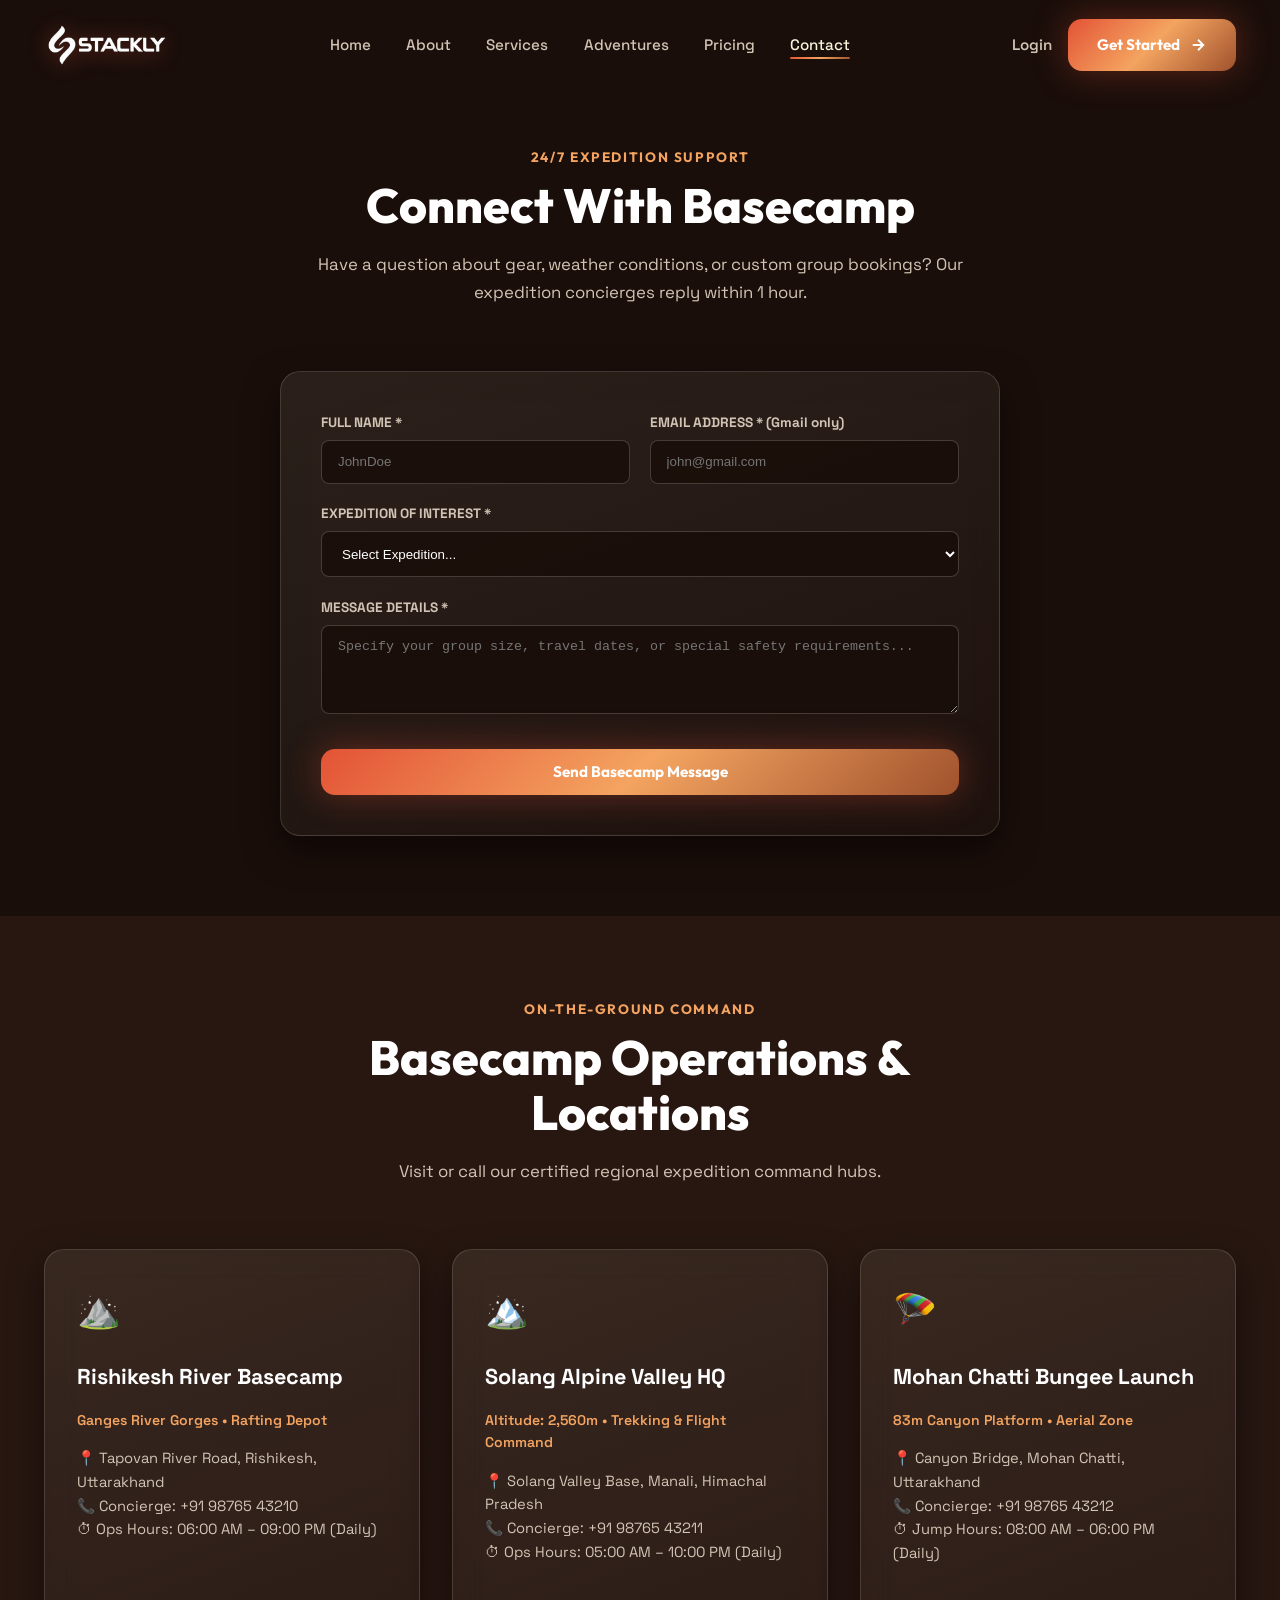
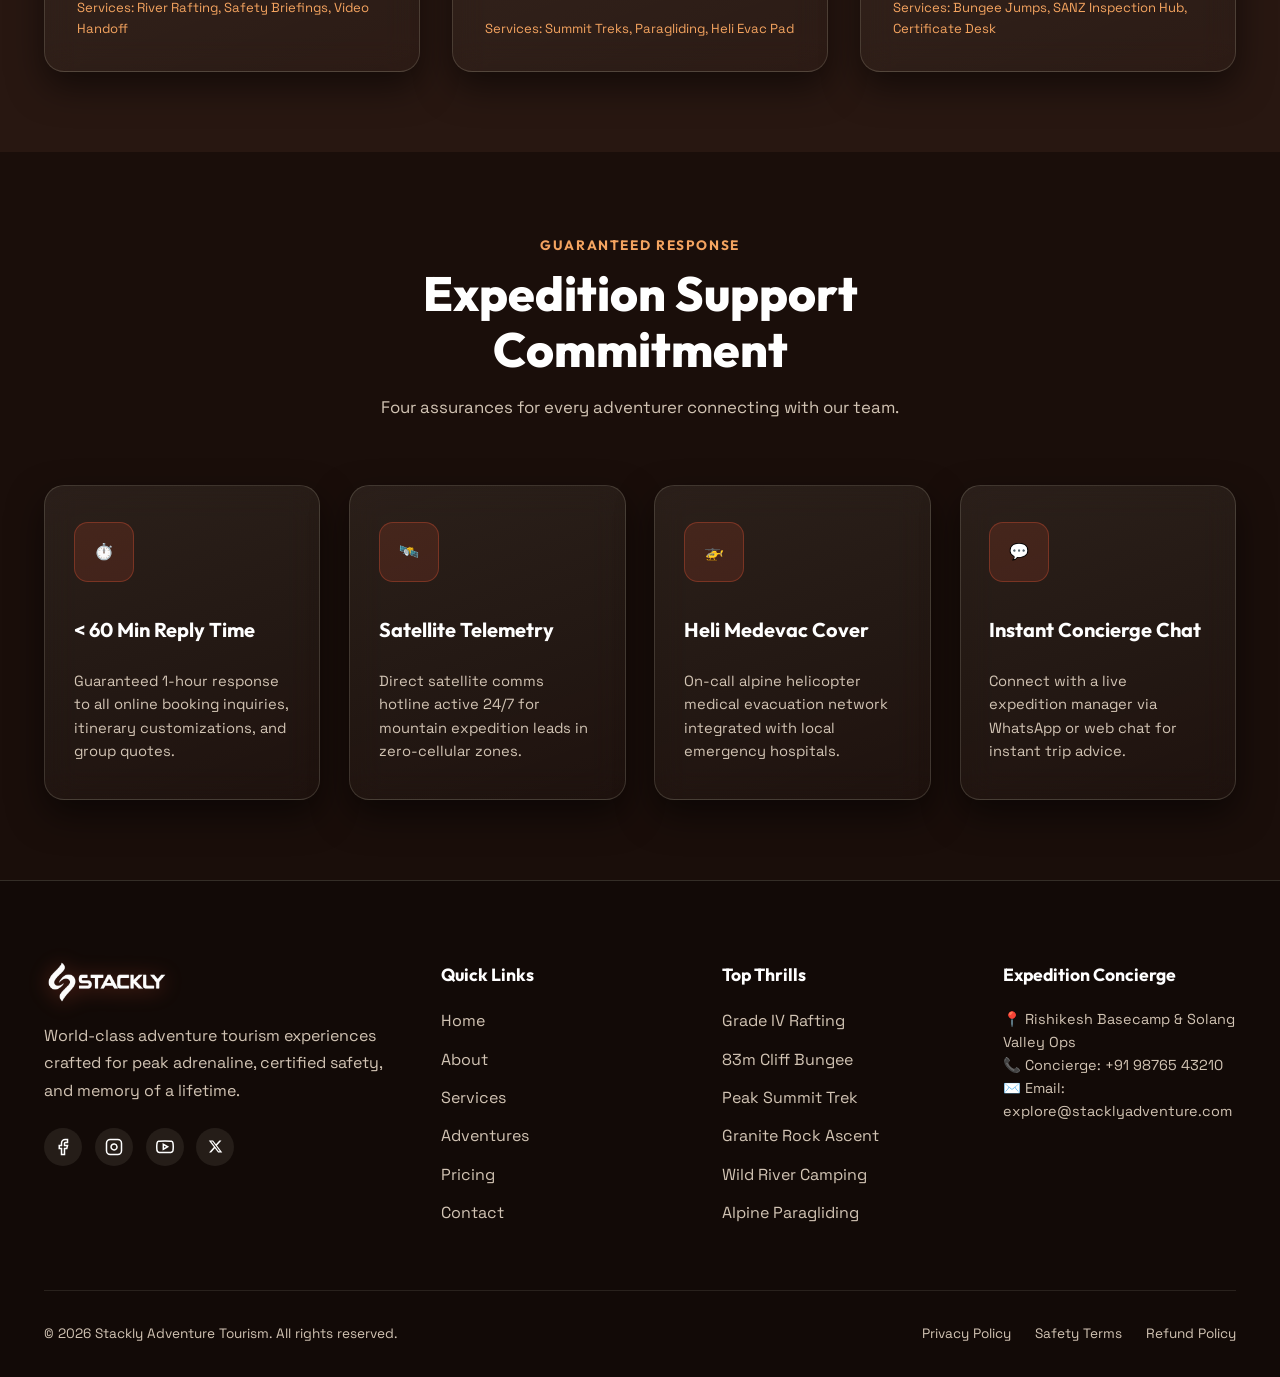
<file: contact.html>
<!DOCTYPE html>
<html lang="en">
<head>
    <meta charset="UTF-8">
    <meta name="viewport" content="width=device-width, initial-scale=1.0">
    <title>Contact Us — Stackly Adventure Tourism</title>
    <meta name="description" content="Get in touch with Stackly Adventure Tourism basecamp concierges for custom bookings and safety inquiries.">

    <!-- Fonts -->
    <link rel="preconnect" href="https://fonts.googleapis.com">
    <link rel="preconnect" href="https://fonts.gstatic.com" crossorigin>
    <link href="https://fonts.googleapis.com/css2?family=Outfit:wght@400;500;600;700;800;900&family=Space+Grotesk:wght@400;500;600;700&display=swap" rel="stylesheet">

    <!-- Stylesheet -->
    <link rel="stylesheet" href="css/style.css">
</head>
<body style="min-height: 100vh; display: flex; flex-direction: column; background: var(--color-secondary); color: var(--color-text);">

    <!-- PRELOADER -->
    <div class="preloader" id="preloader">
        <div class="preloader-inner">
            <img src="images/logoStackly.webp" alt="Stackly Logo" class="preloader-logo" style="height: 52px; margin-bottom: 1.5rem;">
            <div class="preloader-bar-wrap">
                <div class="preloader-bar" id="plBar"></div>
            </div>
        </div>
    </div>

    <!-- NAVBAR -->
    <nav class="navbar scrolled" id="navbar">
        <div class="container nav-container">
            <a href="index.html" class="nav-logo">
                <img src="images/logoStackly.webp" alt="Stackly Logo" class="logo-img" style="height: 42px;">
            </a>

            <ul class="nav-links" id="nav-links">
                <li><a href="index.html" class="nav-link">Home</a></li>
                <li><a href="about.html" class="nav-link">About</a></li>
                <li><a href="services.html" class="nav-link">Services</a></li>
                <li><a href="adventures.html" class="nav-link">Adventures</a></li>
                <li><a href="pricing.html" class="nav-link">Pricing</a></li>
                <li><a href="contact.html" class="nav-link active">Contact</a></li>
                <li class="mobile-only-nav"><a href="login.html" class="nav-link" style="color: var(--color-primary-light); font-weight: 700;">Login</a></li>
                <li class="mobile-only-nav" style="width: 100%; max-width: 220px; margin-top: 0.4rem;"><a href="signup.html" class="btn btn-primary" style="width: 100%; justify-content: center;">Get Started</a></li>
            </ul>

            <div style="display: flex; align-items: center; gap: 1rem;">
                <a href="login.html" class="nav-link desktop-login-btn" style="color: var(--color-text-muted); font-weight: 600; text-decoration: none;">Login</a>
                <a href="signup.html" class="btn btn-primary desktop-cta">
                    <span>Get Started</span>
                    <svg width="18" height="18" viewBox="0 0 24 24" fill="none" stroke="currentColor" stroke-width="2.5"><line x1="5" y1="12" x2="19" y2="12"></line><polyline points="12 5 19 12 12 19"></polyline></svg>
                </a>
                <button class="nav-toggle" id="nav-toggle" aria-label="Toggle Navigation Menu">
                    <span class="toggle-bar"></span>
                    <span class="toggle-bar"></span>
                    <span class="toggle-bar"></span>
                </button>
            </div>
        </div>
    </nav>

    <!-- SECTION 1: CONTACT FORM -->
    <section class="section" style="padding-top: 9rem; padding-bottom: 5rem;">
        <div class="container">
            <div class="section-header">
                <span class="subtitle">24/7 Expedition Support</span>
                <h1 class="title" style="color: #FFFFFF;">Connect With Basecamp</h1>
                <p class="description">Have a question about gear, weather conditions, or custom group bookings? Our expedition concierges reply within 1 hour.</p>
            </div>

            <div style="max-width: 720px; margin: 0 auto;" class="glass-card">
                <form id="contactPageForm" class="contact-form-box">
                    <div style="display: grid; grid-template-columns: repeat(auto-fit, minmax(min(200px, 100%), 1fr)); gap: 1.2rem;">
                        <div>
                            <label style="display: block; font-size: 0.85rem; font-weight: 700; margin-bottom: 0.4rem; color: var(--color-text-muted);">FULL NAME *</label>
                            <input type="text" id="contactName" name="name" placeholder="JohnDoe" required maxlength="16" pattern="[A-Za-z]{1,16}" oninput="this.value = this.value.replace(/[^A-Za-z]/g, '').slice(0, 16);" title="Alphabets only, no spaces, maximum 16 characters" style="width: 100%; padding: 0.85rem 1rem; border-radius: var(--radius-sm); border: 1px solid rgba(245,245,220,0.2); background: rgba(26,14,10,0.85); color: #FFF; outline: none;">
                        </div>
                        <div>
                            <label style="display: block; font-size: 0.85rem; font-weight: 700; margin-bottom: 0.4rem; color: var(--color-text-muted);">EMAIL ADDRESS * (Gmail only)</label>
                            <input type="email" id="contactEmail" name="email" placeholder="john@gmail.com" required pattern="[a-zA-Z0-9._%+\-]+@gmail\.com" title="Must be a valid Gmail address ending in @gmail.com" style="width: 100%; padding: 0.85rem 1rem; border-radius: var(--radius-sm); border: 1px solid rgba(245,245,220,0.2); background: rgba(26,14,10,0.85); color: #FFF; outline: none;">
                        </div>
                    </div>

                    <div>
                        <label style="display: block; font-size: 0.85rem; font-weight: 700; margin-bottom: 0.4rem; color: var(--color-text-muted);">EXPEDITION OF INTEREST *</label>
                        <select id="contactExpedition" name="expedition" required style="width: 100%; padding: 0.85rem 1rem; border-radius: var(--radius-sm); border: 1px solid rgba(245,245,220,0.2); background: rgba(26,14,10,0.85); color: #FFF; outline: none;">
                            <option value="" disabled selected>Select Expedition...</option>
                            <option value="rafting">White Water Rafting</option>
                            <option value="bungee">83m Cliff Bungee Jump</option>
                            <option value="trekking">Summit Peak Trekking</option>
                            <option value="climbing">Vertical Rock Climbing</option>
                            <option value="camping">Wild River Camping</option>
                            <option value="paragliding">Alpine Paragliding Flight</option>
                        </select>
                    </div>

                    <div>
                        <label style="display: block; font-size: 0.85rem; font-weight: 700; margin-bottom: 0.4rem; color: var(--color-text-muted);">MESSAGE DETAILS *</label>
                        <textarea id="contactMessage" name="message" rows="4" placeholder="Specify your group size, travel dates, or special safety requirements..." required minlength="2" style="width: 100%; padding: 0.85rem 1rem; border-radius: var(--radius-sm); border: 1px solid rgba(245,245,220,0.2); background: rgba(26,14,10,0.85); color: #FFF; outline: none; resize: vertical;"></textarea>
                    </div>

                    <button type="submit" class="btn btn-primary" style="margin-top: 0.5rem; justify-content: center;">
                        Send Basecamp Message
                    </button>
                </form>
            </div>
        </div>
    </section>

    <!-- SECTION 2: BASECAMP LOCATIONS & PHYSICAL HQ HUBS -->
    <section class="section" style="background: var(--color-secondary-light); padding: 5rem 0;">
        <div class="container">
            <div class="section-header">
                <span class="subtitle">On-The-Ground Command</span>
                <h2 class="title" style="color: #FFFFFF;">Basecamp Operations & Locations</h2>
                <p class="description">Visit or call our certified regional expedition command hubs.</p>
            </div>

            <div style="display: grid; grid-template-columns: repeat(auto-fit, minmax(min(280px, 100%), 1fr)); gap: 2rem; margin-top: 3rem; align-items: stretch;">
                
                <!-- Location 1 -->
                <div class="glass-card" style="padding: 2rem; display: flex; flex-direction: column;">
                    <div style="font-size: 2.2rem; margin-bottom: 0.8rem;">⛰️</div>
                    <h3 style="font-size: 1.35rem; color: #FFF; margin-bottom: 0.4rem; min-height: 3.2rem; display: flex; align-items: center;">Rishikesh River Basecamp</h3>
                    <div style="color: var(--color-primary-light); font-size: 0.88rem; font-weight: 600; margin-bottom: 1rem;">Ganges River Gorges • Rafting Depot</div>
                    <p style="color: var(--color-text-muted); font-size: 0.92rem; line-height: 1.6; margin-bottom: 1.2rem;">
                        📍 Tapovan River Road, Rishikesh, Uttarakhand<br>
                        📞 Concierge: +91 98765 43210<br>
                        ⏱ Ops Hours: 06:00 AM – 09:00 PM (Daily)
                    </p>
                    <div style="margin-top: auto; padding-top: 0.8rem; border-t: 1px solid rgba(255,255,255,0.1); font-size: 0.82rem; color: var(--color-gold);">
                        Services: River Rafting, Safety Briefings, Video Handoff
                    </div>
                </div>

                <!-- Location 2 -->
                <div class="glass-card" style="padding: 2rem; display: flex; flex-direction: column;">
                    <div style="font-size: 2.2rem; margin-bottom: 0.8rem;">🏔️</div>
                    <h3 style="font-size: 1.35rem; color: #FFF; margin-bottom: 0.4rem; min-height: 3.2rem; display: flex; align-items: center;">Solang Alpine Valley HQ</h3>
                    <div style="color: var(--color-primary-light); font-size: 0.88rem; font-weight: 600; margin-bottom: 1rem;">Altitude: 2,560m • Trekking & Flight Command</div>
                    <p style="color: var(--color-text-muted); font-size: 0.92rem; line-height: 1.6; margin-bottom: 1.2rem;">
                        📍 Solang Valley Base, Manali, Himachal Pradesh<br>
                        📞 Concierge: +91 98765 43211<br>
                        ⏱ Ops Hours: 05:00 AM – 10:00 PM (Daily)
                    </p>
                    <div style="margin-top: auto; padding-top: 0.8rem; border-t: 1px solid rgba(255,255,255,0.1); font-size: 0.82rem; color: var(--color-gold);">
                        Services: Summit Treks, Paragliding, Heli Evac Pad
                    </div>
                </div>

                <!-- Location 3 -->
                <div class="glass-card" style="padding: 2rem; display: flex; flex-direction: column;">
                    <div style="font-size: 2.2rem; margin-bottom: 0.8rem;">🪂</div>
                    <h3 style="font-size: 1.35rem; color: #FFF; margin-bottom: 0.4rem; min-height: 3.2rem; display: flex; align-items: center;">Mohan Chatti Bungee Launch</h3>
                    <div style="color: var(--color-primary-light); font-size: 0.88rem; font-weight: 600; margin-bottom: 1rem;">83m Canyon Platform • Aerial Zone</div>
                    <p style="color: var(--color-text-muted); font-size: 0.92rem; line-height: 1.6; margin-bottom: 1.2rem;">
                        📍 Canyon Bridge, Mohan Chatti, Uttarakhand<br>
                        📞 Concierge: +91 98765 43212<br>
                        ⏱ Jump Hours: 08:00 AM – 06:00 PM (Daily)
                    </p>
                    <div style="margin-top: auto; padding-top: 0.8rem; border-t: 1px solid rgba(255,255,255,0.1); font-size: 0.82rem; color: var(--color-gold);">
                        Services: Bungee Jumps, SANZ Inspection Hub, Certificate Desk
                    </div>
                </div>

            </div>
        </div>
    </section>

    <!-- SECTION 3: 24/7 RAPID RESPONSE & SAFETY COMMITMENT -->
    <section class="section" style="padding: 5rem 0;">
        <div class="container">
            <div class="section-header">
                <span class="subtitle">Guaranteed Response</span>
                <h2 class="title" style="color: #FFFFFF;">Expedition Support Commitment</h2>
                <p class="description">Four assurances for every adventurer connecting with our team.</p>
            </div>

            <div style="display: grid; grid-template-columns: repeat(auto-fit, minmax(min(220px, 100%), 1fr)); gap: 1.8rem; margin-top: 3rem; align-items: stretch;">
                
                <div class="feature-card glass-card" style="display: flex; flex-direction: column; height: 100%;">
                    <div class="feature-icon">⏱️</div>
                    <h3 style="font-size: 1.25rem; color: #FFF; min-height: 3rem; display: flex; align-items: center; margin-bottom: 0.6rem;">&lt; 60 Min Reply Time</h3>
                    <p style="color: var(--color-text-muted); font-size: 0.92rem; line-height: 1.6; margin-top: 0.4rem;">
                        Guaranteed 1-hour response to all online booking inquiries, itinerary customizations, and group quotes.
                    </p>
                </div>

                <div class="feature-card glass-card" style="display: flex; flex-direction: column; height: 100%;">
                    <div class="feature-icon">🛰️</div>
                    <h3 style="font-size: 1.25rem; color: #FFF; min-height: 3rem; display: flex; align-items: center; margin-bottom: 0.6rem;">Satellite Telemetry </h3>
                    <p style="color: var(--color-text-muted); font-size: 0.92rem; line-height: 1.6; margin-top: 0.4rem;">
                        Direct satellite comms hotline active 24/7 for mountain expedition leads in zero-cellular zones.
                    </p>
                </div>

                <div class="feature-card glass-card" style="display: flex; flex-direction: column; height: 100%;">
                    <div class="feature-icon">🚁</div>
                    <h3 style="font-size: 1.25rem; color: #FFF; min-height: 3rem; display: flex; align-items: center; margin-bottom: 0.6rem;">Heli Medevac Cover</h3>
                    <p style="color: var(--color-text-muted); font-size: 0.92rem; line-height: 1.6; margin-top: 0.4rem;">
                        On-call alpine helicopter medical evacuation network integrated with local emergency hospitals.
                    </p>
                </div>

                <div class="feature-card glass-card" style="display: flex; flex-direction: column; height: 100%;">
                    <div class="feature-icon">💬</div>
                    <h3 style="font-size: 1.25rem; color: #FFF; min-height: 3rem; display: flex; align-items: center; margin-bottom: 0.6rem;">Instant Concierge Chat</h3>
                    <p style="color: var(--color-text-muted); font-size: 0.92rem; line-height: 1.6; margin-top: 0.4rem;">
                        Connect with a live expedition manager via WhatsApp or web chat for instant trip advice.
                    </p>
                </div>

            </div>
        </div>
    </section>

    <!-- FOOTER -->
    <footer class="footer" id="contact" style="margin-top: auto;">
        <div class="container">
            <div class="footer-grid">
                <div>
                    <a href="index.html">
                        <img src="images/logoStackly.webp" alt="Stackly Logo" class="logo-img" style="height: 42px; margin-bottom: 1.2rem;">
                    </a>
                    <p style="color: var(--color-text-muted); margin-bottom: 1.5rem; line-height: 1.7;">
                        World-class adventure tourism experiences crafted for peak adrenaline, certified safety, and memory of a lifetime.
                    </p>
                    <div style="display: flex; gap: 0.8rem; align-items: center;">
                        <a href="404.html" style="width: 38px; height: 38px; border-radius: 50%; background: rgba(245,245,220,0.08); display: flex; align-items: center; justify-content: center; color: #FFF;" title="Facebook">
                            <svg width="18" height="18" viewBox="0 0 24 24" fill="none" stroke="currentColor" stroke-width="2"><path d="M18 2h-3a5 5 0 0 0-5 5v3H7v4h3v8h4v-8h3l1-4h-4V7a1 1 0 0 1 1-1h3z"></path></svg>
                        </a>
                        <a href="404.html" style="width: 38px; height: 38px; border-radius: 50%; background: rgba(245,245,220,0.08); display: flex; align-items: center; justify-content: center; color: #FFF;" title="Instagram">
                            <svg width="18" height="18" viewBox="0 0 24 24" fill="none" stroke="currentColor" stroke-width="2"><rect x="2" y="2" width="20" height="20" rx="5" ry="5"></rect><path d="M16 11.37A4 4 0 1 1 12.63 8 4 4 0 0 1 16 11.37z"></path><line x1="17.5" y1="6.5" x2="17.51" y2="6.5"></line></svg>
                        </a>
                        <a href="404.html" style="width: 38px; height: 38px; border-radius: 50%; background: rgba(245,245,220,0.08); display: flex; align-items: center; justify-content: center; color: #FFF;" title="YouTube">
                            <svg width="18" height="18" viewBox="0 0 24 24" fill="none" stroke="currentColor" stroke-width="2"><path d="M22.54 6.42a2.78 2.78 0 0 0-1.94-2C18.88 4 12 4 12 4s-6.88 0-8.6.46a2.78 2.78 0 0 0-1.94 2A29 29 0 0 0 1 11.75a29 29 0 0 0 .46 5.33A2.78 2.78 0 0 0 3.4 19c1.72.46 8.6.46 8.6.46s6.88 0 8.6-.46a2.78 2.78 0 0 0 1.94-2 29 29 0 0 0 .46-5.25 29 29 0 0 0-.46-5.33z"></path><polygon points="9.75 15.02 15.5 11.75 9.75 8.48 9.75 15.02"></polygon></svg>
                        </a>
                        <a href="404.html" style="width: 38px; height: 38px; border-radius: 50%; background: rgba(245,245,220,0.08); display: flex; align-items: center; justify-content: center; color: #FFF;" title="X (Twitter)">
                            <svg width="15" height="15" viewBox="0 0 24 24" fill="currentColor"><path d="M18.244 2.25h3.308l-7.227 8.26 8.502 11.24H16.17l-5.214-6.817L4.99 21.75H1.68l7.73-8.835L1.254 2.25H8.08l4.713 6.231zm-1.161 17.52h1.833L7.084 4.126H5.117z"/></svg>
                        </a>
                    </div>
                </div>

                <div>
                    <h4 style="color: #FFF; font-family: var(--font-heading); font-size: 1.1rem; margin-bottom: 1.2rem;">Quick Links</h4>
                    <ul style="display: flex; flex-direction: column; gap: 0.8rem; color: var(--color-text-muted);">
                        <li><a href="index.html">Home</a></li>
                        <li><a href="about.html">About</a></li>
                        <li><a href="services.html">Services</a></li>
                        <li><a href="adventures.html">Adventures</a></li>
                        <li><a href="pricing.html">Pricing</a></li>
                        <li><a href="contact.html">Contact</a></li>
                    </ul>
                </div>

                <div>
                    <h4 style="color: #FFF; font-family: var(--font-heading); font-size: 1.1rem; margin-bottom: 1.2rem;">Top Thrills</h4>
                    <ul style="display: flex; flex-direction: column; gap: 0.8rem; color: var(--color-text-muted);">
                        <li><a href="404.html">Grade IV Rafting</a></li>
                        <li><a href="404.html">83m Cliff Bungee</a></li>
                        <li><a href="404.html">Peak Summit Trek</a></li>
                        <li><a href="404.html">Granite Rock Ascent</a></li>
                        <li><a href="404.html">Wild River Camping</a></li>
                        <li><a href="404.html">Alpine Paragliding</a></li>
                    </ul>
                </div>

                <div>
                    <h4 style="color: #FFF; font-family: var(--font-heading); font-size: 1.1rem; margin-bottom: 1.2rem;">Expedition Concierge</h4>
                    <p style="color: var(--color-text-muted); margin-bottom: 1rem; font-size: 0.9rem;">
                        📍 Rishikesh Basecamp & Solang Valley Ops<br>
                        📞 Concierge: +91 98765 43210<br>
                        ✉️ Email: explore@stacklyadventure.com
                    </p>
                </div>
            </div>

            <div class="footer-bottom">
                <div>© 2026 Stackly Adventure Tourism. All rights reserved.</div>
                <div style="display: flex; gap: 1.5rem;">
                    <a href="404.html">Privacy Policy</a>
                    <a href="404.html">Safety Terms</a>
                    <a href="404.html">Refund Policy</a>
                </div>
            </div>
        </div>
    </footer>

    <script src="js/main.js"></script>
    <script>
        document.getElementById('contactPageForm')?.addEventListener('submit', (e) => {
            e.preventDefault();
            const name = document.getElementById('contactName')?.value.trim() || '';
            const email = document.getElementById('contactEmail')?.value.trim() || '';

            if (!/^[A-Za-z]{1,16}$/.test(name)) {
                alert('Name must contain only alphabets (no spaces), up to a maximum of 16 characters.');
                return;
            }

            if (!/^[a-zA-Z0-9._%+-]+@gmail\.com$/i.test(email)) {
                alert('Email must be a valid @gmail.com address.');
                return;
            }

            window.location.href = '404.html';
        });
    </script>
</body>
</html>
</file>
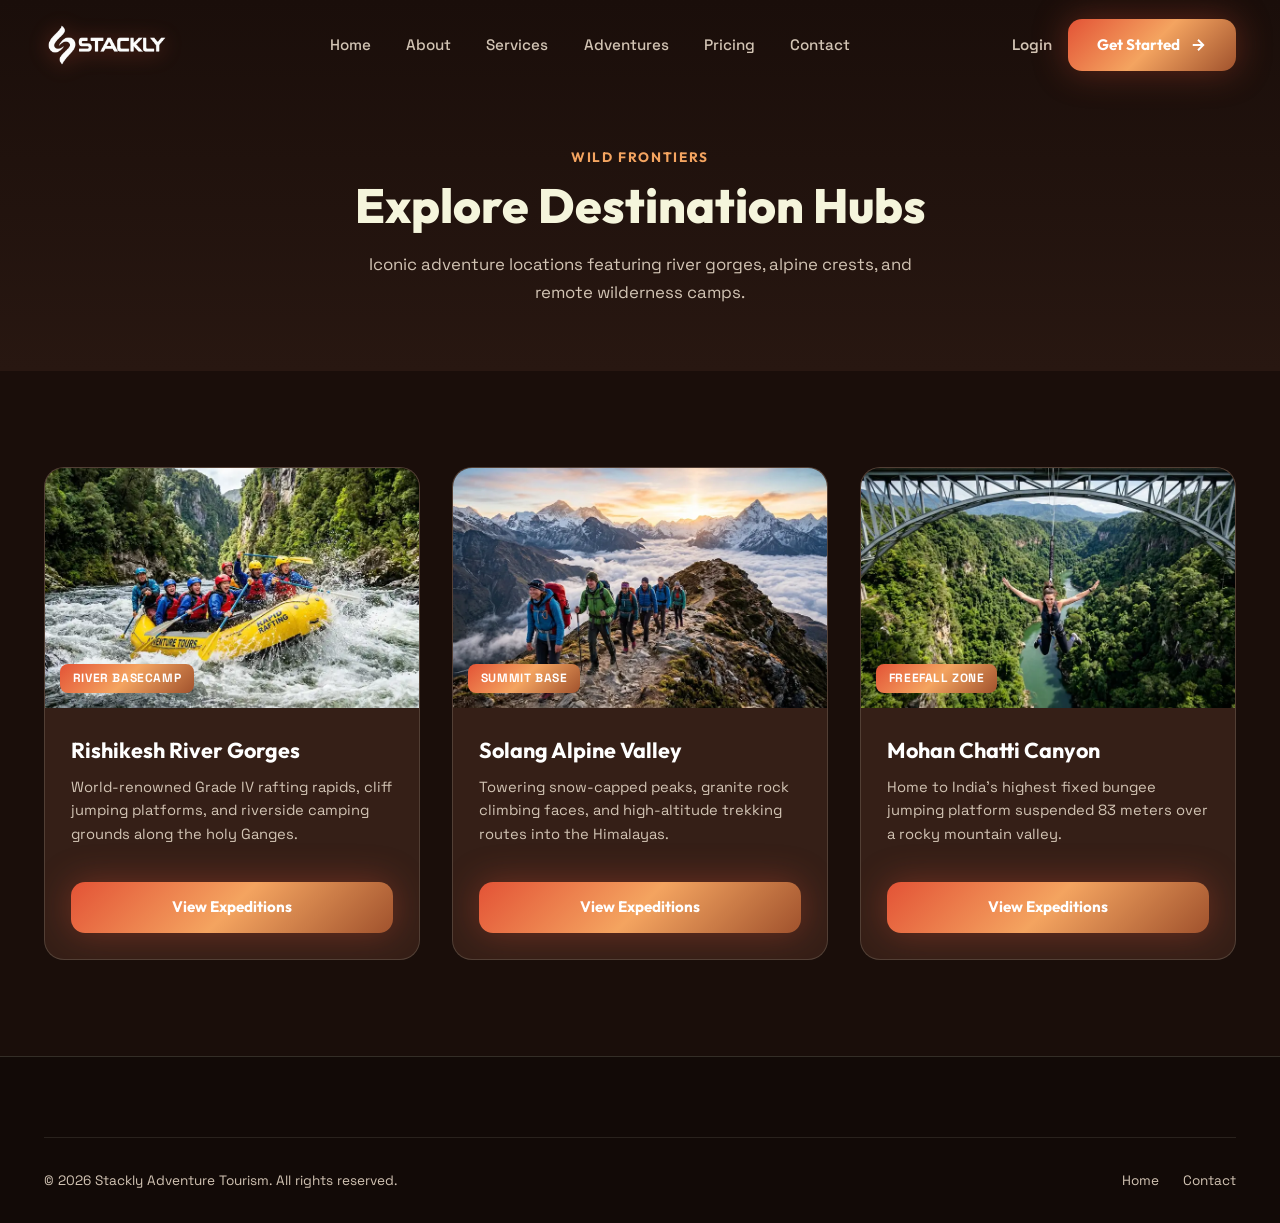
<file: destinations.html>
<!DOCTYPE html>
<html lang="en">
<head>
    <meta charset="UTF-8">
    <meta name="viewport" content="width=device-width, initial-scale=1.0">
    <title>Destinations — Stackly Adventure Tourism</title>
    <meta name="description" content="Discover top adventure destinations for white water rafting, cliff bungee jumping, mountain trekking, and wild camping.">

    <!-- Fonts -->
    <link rel="preconnect" href="https://fonts.googleapis.com">
    <link rel="preconnect" href="https://fonts.gstatic.com" crossorigin>
    <link href="https://fonts.googleapis.com/css2?family=Outfit:wght@400;500;600;700;800;900&family=Space+Grotesk:wght@400;500;600;700&display=swap" rel="stylesheet">

    <!-- Stylesheet -->
    <link rel="stylesheet" href="css/style.css">
</head>
<body>

    <!-- PRELOADER -->
    <div class="preloader" id="preloader">
        <div class="preloader-inner">
            <img src="images/logoStackly.webp" alt="Stackly Logo" class="preloader-logo" style="height: 52px; margin-bottom: 1.5rem;">
            <div class="preloader-bar-wrap">
                <div class="preloader-bar" id="plBar"></div>
            </div>
        </div>
    </div>

    <!-- NAVBAR -->
    <nav class="navbar scrolled" id="navbar">
        <div class="container nav-container">
            <a href="index.html" class="nav-logo">
                <img src="images/logoStackly.webp" alt="Stackly Logo" class="logo-img" style="height: 42px;">
            </a>

            <ul class="nav-links" id="nav-links">
                <li><a href="index.html" class="nav-link">Home</a></li>
                <li><a href="about.html" class="nav-link">About</a></li>
                <li><a href="services.html" class="nav-link">Services</a></li>
                <li><a href="adventures.html" class="nav-link">Adventures</a></li>
                <li><a href="pricing.html" class="nav-link">Pricing</a></li>
                <li><a href="contact.html" class="nav-link">Contact</a></li>
                <li class="mobile-only-nav"><a href="login.html" class="nav-link" style="color: var(--color-primary-light); font-weight: 700;">Login</a></li>
                <li class="mobile-only-nav" style="width: 100%; max-width: 220px; margin-top: 0.4rem;"><a href="signup.html" class="btn btn-primary" style="width: 100%; justify-content: center;">Get Started</a></li>
            </ul>

            <div style="display: flex; align-items: center; gap: 1rem;">
                <a href="login.html" class="nav-link desktop-login-btn" style="color: var(--color-text-muted); font-weight: 600; text-decoration: none;">Login</a>
                <a href="signup.html" class="btn btn-primary desktop-cta">
                    <span>Get Started</span>
                    <svg width="18" height="18" viewBox="0 0 24 24" fill="none" stroke="currentColor" stroke-width="2.5"><line x1="5" y1="12" x2="19" y2="12"></line><polyline points="12 5 19 12 12 19"></polyline></svg>
                </a>
                <button class="nav-toggle" id="nav-toggle" aria-label="Toggle Navigation Menu">
                    <span class="toggle-bar"></span>
                    <span class="toggle-bar"></span>
                    <span class="toggle-bar"></span>
                </button>
            </div>
        </div>
    </nav>

    <!-- PAGE HEADER -->
    <header style="background: linear-gradient(180deg, #1A0E0A 0%, #281711 100%); padding: 9rem 0 4rem; text-align: center;">
        <div class="container">
            <span class="subtitle">Wild Frontiers</span>
            <h1 class="title">Explore Destination Hubs</h1>
            <p class="description" style="max-width: 600px; margin: 0.5rem auto 0;">Iconic adventure locations featuring river gorges, alpine crests, and remote wilderness camps.</p>
        </div>
    </header>

    <!-- DESTINATIONS GRID -->
    <section class="section">
        <div class="container">
            <div class="adventures-grid">
                <div class="adv-card">
                    <div class="adv-img-wrap">
                        <img src="images/rafting.webp" alt="Rishikesh River Gorges" class="adv-img">
                        <span class="adv-category-tag">River Basecamp</span>
                    </div>
                    <div class="adv-body">
                        <h3 class="adv-title">Rishikesh River Gorges</h3>
                        <p class="adv-desc">World-renowned Grade IV rafting rapids, cliff jumping platforms, and riverside camping grounds along the holy Ganges.</p>
                        <a href="index.html#adventures" class="btn btn-primary" style="margin-top: 1rem;">View Expeditions</a>
                    </div>
                </div>

                <div class="adv-card">
                    <div class="adv-img-wrap">
                        <img src="images/trekking.webp" alt="Solang Alpine Valley" class="adv-img">
                        <span class="adv-category-tag">Summit Base</span>
                    </div>
                    <div class="adv-body">
                        <h3 class="adv-title">Solang Alpine Valley</h3>
                        <p class="adv-desc">Towering snow-capped peaks, granite rock climbing faces, and high-altitude trekking routes into the Himalayas.</p>
                        <a href="index.html#adventures" class="btn btn-primary" style="margin-top: 1rem;">View Expeditions</a>
                    </div>
                </div>

                <div class="adv-card">
                    <div class="adv-img-wrap">
                        <img src="images/bungee.webp" alt="Mohan Chatti Canyon" class="adv-img">
                        <span class="adv-category-tag">Freefall Zone</span>
                    </div>
                    <div class="adv-body">
                        <h3 class="adv-title">Mohan Chatti Canyon</h3>
                        <p class="adv-desc">Home to India's highest fixed bungee jumping platform suspended 83 meters over a rocky mountain valley.</p>
                        <a href="index.html#adventures" class="btn btn-primary" style="margin-top: 1rem;">View Expeditions</a>
                    </div>
                </div>
            </div>
        </div>
    </section>

    <!-- FOOTER -->
    <footer class="footer">
        <div class="container">
            <div class="footer-bottom">
                <div>© 2026 Stackly Adventure Tourism. All rights reserved.</div>
                <div style="display: flex; gap: 1.5rem;">
                    <a href="index.html">Home</a>
                    <a href="contact.html">Contact</a>
                </div>
            </div>
        </div>
    </footer>

    <script src="js/main.js"></script>
</body>
</html>
</file>
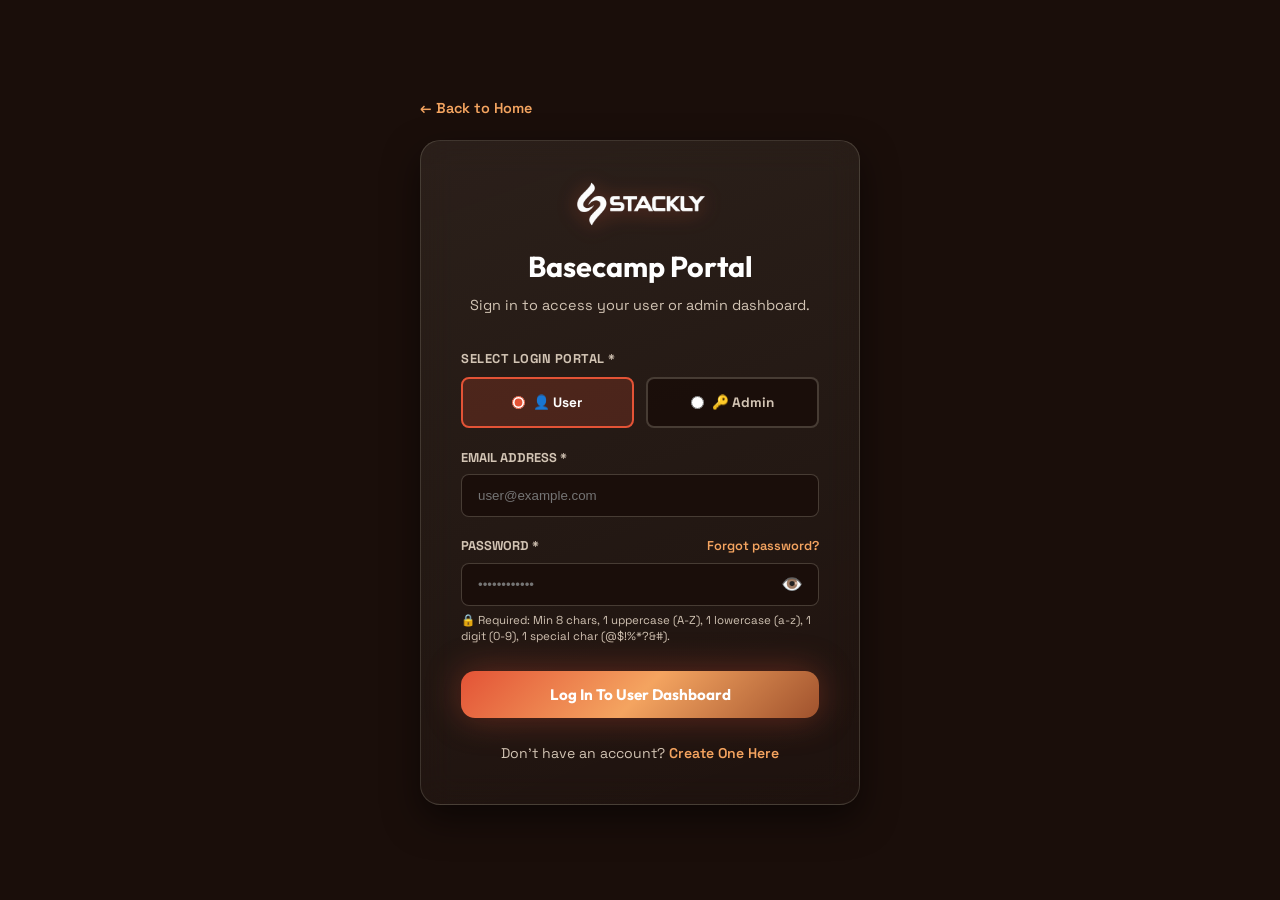
<file: login.html>
<!DOCTYPE html>
<html lang="en">
<head>
    <meta charset="UTF-8">
    <meta name="viewport" content="width=device-width, initial-scale=1.0">
    <title>Basecamp Login — Stackly Adventure Tourism</title>
    <meta name="description" content="Log in to your Stackly Adventurer or Admin account to view active bookings, gear lists, and dispatch controls.">
    <link rel="icon" type="image/webp" href="images/logoStackly.webp">

    <!-- Fonts -->
    <link rel="preconnect" href="https://fonts.googleapis.com">
    <link rel="preconnect" href="https://fonts.gstatic.com" crossorigin>
    <link href="https://fonts.googleapis.com/css2?family=Outfit:wght@400;500;600;700;800;900&family=Space+Grotesk:wght@400;500;600;700&display=swap" rel="stylesheet">

    <!-- Stylesheet -->
    <link rel="stylesheet" href="css/style.css">
    <style>
        .role-option {
            transition: all 0.2s ease;
        }
        .role-option.active-role {
            border-color: var(--color-primary) !important;
            background: rgba(227, 83, 54, 0.2) !important;
            color: #FFF !important;
        }
        .password-toggle-icon {
            user-select: none;
            cursor: pointer;
            transition: transform 0.2s ease;
        }
        .password-toggle-icon:hover {
            transform: scale(1.15);
        }
    </style>
</head>
<body style="background: var(--color-secondary); color: var(--color-text); min-height: 100vh; display: flex; align-items: center; justify-content: center; padding: 2rem 1rem;">

    <!-- PRELOADER -->
    <div class="preloader" id="preloader">
        <div class="preloader-inner">
            <img src="images/logoStackly.webp" alt="Stackly Logo" class="preloader-logo" style="height: 52px; margin-bottom: 1.5rem;">
            <div class="preloader-bar-wrap">
                <div class="preloader-bar" id="plBar"></div>
            </div>
        </div>
    </div>

    <!-- LOGIN FORM CONTAINER -->
    <main style="width: 100%; max-width: 440px;">
        <div style="margin-bottom: 1.2rem; text-align: left;">
            <a href="index.html" style="color: var(--color-primary-light); font-size: 0.9rem; text-decoration: none; font-weight: 600; display: inline-flex; align-items: center; gap: 0.4rem;">
                ← Back to Home
            </a>
        </div>

        <div class="glass-card" style="padding: 2.5rem;">
            <div style="text-align: center; margin-bottom: 2rem;">
                <a href="index.html">
                    <img src="images/logoStackly.webp" alt="Stackly Logo" class="logo-img" style="height: 46px; margin: 0 auto 1rem;">
                </a>
                <h1 style="font-family: var(--font-heading); color: #FFF; font-size: 1.8rem;">Basecamp Portal</h1>
                <p style="color: var(--color-text-muted); font-size: 0.9rem; margin-top: 0.3rem;">Sign in to access your user or admin dashboard.</p>
            </div>

            <form id="loginForm" style="display: flex; flex-direction: column; gap: 1.2rem;">
                <!-- ROLE SELECTOR OPTION -->
                <div>
                    <label style="display: block; font-size: 0.8rem; font-weight: 700; color: var(--color-text-muted); margin-bottom: 0.5rem; letter-spacing: 0.5px;">SELECT LOGIN PORTAL *</label>
                    <div style="display: grid; grid-template-columns: 1fr 1fr; gap: 0.8rem;">
                        <label id="roleUserLabel" class="role-option active-role" style="display: flex; align-items: center; justify-content: center; gap: 0.5rem; padding: 0.8rem 0.5rem; border-radius: var(--radius-sm); border: 2px solid rgba(245,245,220,0.2); background: rgba(26,14,10,0.85); color: var(--color-text-muted); font-weight: 700; cursor: pointer; font-size: 0.85rem; text-align: center;">
                            <input type="radio" name="loginRole" value="user" checked style="accent-color: var(--color-primary);">
                            <span>👤 User</span>
                        </label>
                        <label id="roleAdminLabel" class="role-option" style="display: flex; align-items: center; justify-content: center; gap: 0.5rem; padding: 0.8rem 0.5rem; border-radius: var(--radius-sm); border: 2px solid rgba(245,245,220,0.2); background: rgba(26,14,10,0.85); color: var(--color-text-muted); font-weight: 700; cursor: pointer; font-size: 0.85rem; text-align: center;">
                            <input type="radio" name="loginRole" value="admin" style="accent-color: var(--color-primary);">
                            <span>🔑 Admin</span>
                        </label>
                    </div>
                </div>

                <!-- EMAIL FIELD -->
                <div>
                    <label style="display: block; font-size: 0.8rem; font-weight: 700; color: var(--color-text-muted); margin-bottom: 0.4rem;">EMAIL ADDRESS *</label>
                    <input type="email" id="loginEmail" name="email" placeholder="user@example.com" required pattern="[a-zA-Z0-9._%+\-]+@[a-zA-Z0-9.\-]+\.[a-zA-Z]{2,}" title="Must be a valid email address (e.g. user@example.com)" style="width: 100%; padding: 0.8rem 1rem; border-radius: var(--radius-sm); border: 1px solid rgba(245,245,220,0.2); background: rgba(26,14,10,0.85); color: #FFF; outline: none;">
                </div>

                <!-- STRONG PASSWORD FIELD WITH EYE MASK TOGGLE -->
                <div>
                    <div style="display: flex; justify-content: space-between; align-items: center; margin-bottom: 0.4rem;">
                        <label style="font-size: 0.8rem; font-weight: 700; color: var(--color-text-muted);">PASSWORD *</label>
                        <a href="404.html" style="color: var(--color-primary-light); font-size: 0.8rem; font-weight: 600; text-decoration: none; transition: color 0.2s ease;">Forgot password?</a>
                    </div>
                    <div style="position: relative; display: flex; align-items: center;">
                        <input type="password" id="loginPassword" name="password" placeholder="••••••••••••" required pattern="(?=.*[a-z])(?=.*[A-Z])(?=.*\d)(?=.*[@$!%*?&#])[A-Za-z\d@$!%*?&#]{8,}" title="Strong password required: at least 8 characters with 1 uppercase, 1 lowercase, 1 number, and 1 special character (@$!%*?&#)." style="width: 100%; padding: 0.8rem 2.8rem 0.8rem 1rem; border-radius: var(--radius-sm); border: 1px solid rgba(245,245,220,0.2); background: rgba(26,14,10,0.85); color: #FFF; outline: none;">
                        <button type="button" id="togglePasswordBtn" title="Toggle password visibility" class="password-toggle-icon" style="position: absolute; right: 0.8rem; background: none; border: none; color: var(--color-primary-light); font-size: 1.1rem; padding: 0.2rem; display: flex; align-items: center; justify-content: center; outline: none;">
                            👁️
                        </button>
                    </div>
                    <div style="font-size: 0.72rem; color: var(--color-text-muted); margin-top: 0.4rem; line-height: 1.4;">
                        🔒 Required: Min 8 chars, 1 uppercase (A-Z), 1 lowercase (a-z), 1 digit (0-9), 1 special char (@$!%*?&#).
                    </div>
                </div>

                <button type="submit" id="loginSubmitBtn" class="btn btn-primary" style="justify-content: center; margin-top: 0.5rem;">
                    Log In To User Dashboard
                </button>
            </form>

            <div style="text-align: center; margin-top: 1.5rem; font-size: 0.88rem; color: var(--color-text-muted);">
                Don't have an account? <a href="signup.html" style="color: var(--color-primary-light); font-weight: 600; text-decoration: none;">Create One Here</a>
            </div>
        </div>
    </main>

    <script src="js/main.js"></script>
    <script>
        const roleRadios = document.querySelectorAll('input[name="loginRole"]');
        const roleUserLabel = document.getElementById('roleUserLabel');
        const roleAdminLabel = document.getElementById('roleAdminLabel');
        const loginEmail = document.getElementById('loginEmail');
        const loginPassword = document.getElementById('loginPassword');
        const togglePasswordBtn = document.getElementById('togglePasswordBtn');
        const loginSubmitBtn = document.getElementById('loginSubmitBtn');

        // Toggle Eye Mask for Password Field
        togglePasswordBtn?.addEventListener('click', () => {
            const isPassword = loginPassword.type === 'password';
            loginPassword.type = isPassword ? 'text' : 'password';
            togglePasswordBtn.textContent = isPassword ? '🙈' : '👁️';
        });

        // Role Selector Radio Handler
        roleRadios.forEach(radio => {
            radio.addEventListener('change', () => {
                if (radio.value === 'admin') {
                    roleAdminLabel.classList.add('active-role');
                    roleUserLabel.classList.remove('active-role');
                    loginEmail.placeholder = 'admin@stacklyadventures.com';
                    loginSubmitBtn.textContent = 'Log In To Admin Command Hub';
                } else {
                    roleUserLabel.classList.add('active-role');
                    roleAdminLabel.classList.remove('active-role');
                    loginEmail.placeholder = 'adventurer@example.com';
                    loginSubmitBtn.textContent = 'Log In To User Dashboard';
                }
            });
        });

        // Form Submit Handler with Strict Validation
        document.getElementById('loginForm')?.addEventListener('submit', (e) => {
            e.preventDefault();
            const email = loginEmail.value.trim();
            const password = loginPassword.value;
            const selectedRole = document.querySelector('input[name="loginRole"]:checked')?.value || 'user';

            // Validate Email Format
            const emailRegex = /^[a-zA-Z0-9._%+-]+@[a-zA-Z0-9.-]+\.[a-zA-Z]{2,}$/;
            if (!emailRegex.test(email)) {
                alert('Please enter a valid email address format (e.g. user@example.com).');
                return;
            }

            // Validate Strong Password
            const strongPasswordRegex = /^(?=.*[a-z])(?=.*[A-Z])(?=.*\d)(?=.*[@$!%*?&#])[A-Za-z\d@$!%*?&#]{8,}$/;
            if (!strongPasswordRegex.test(password)) {
                alert('Strong Password Required!\n\nYour password must contain:\n• At least 8 characters\n• At least 1 uppercase letter (A-Z)\n• At least 1 lowercase letter (a-z)\n• At least 1 number (0-9)\n• At least 1 special character (@$!%*?&#)');
                return;
            }

            if (selectedRole === 'admin') {
                alert('🔑 Basecamp Admin authenticated! Opening Admin Command Hub...');
                window.location.href = 'admin-dashboard.html';
            } else {
                alert('✨ Adventurer authenticated! Opening User Dashboard...');
                window.location.href = 'user-dashboard.html';
            }
        });
    </script>
</body>
</html>
</file>
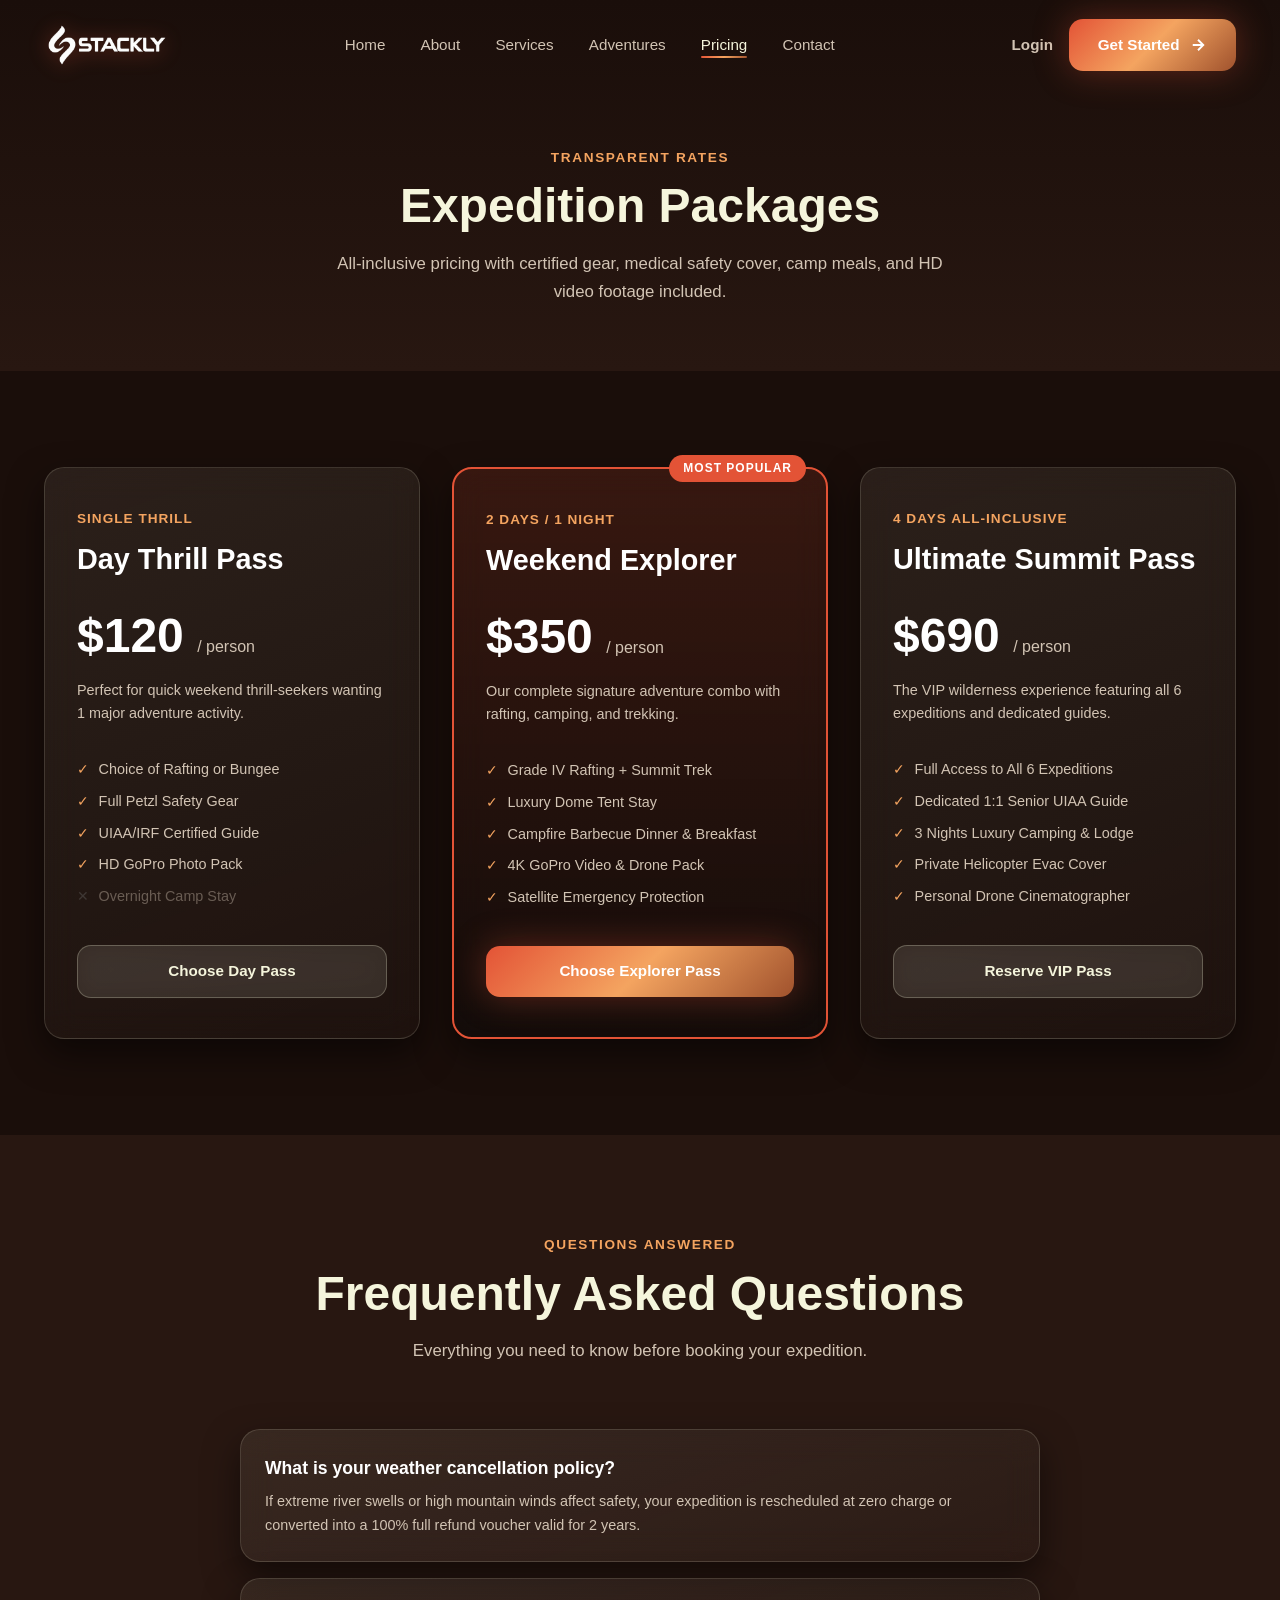
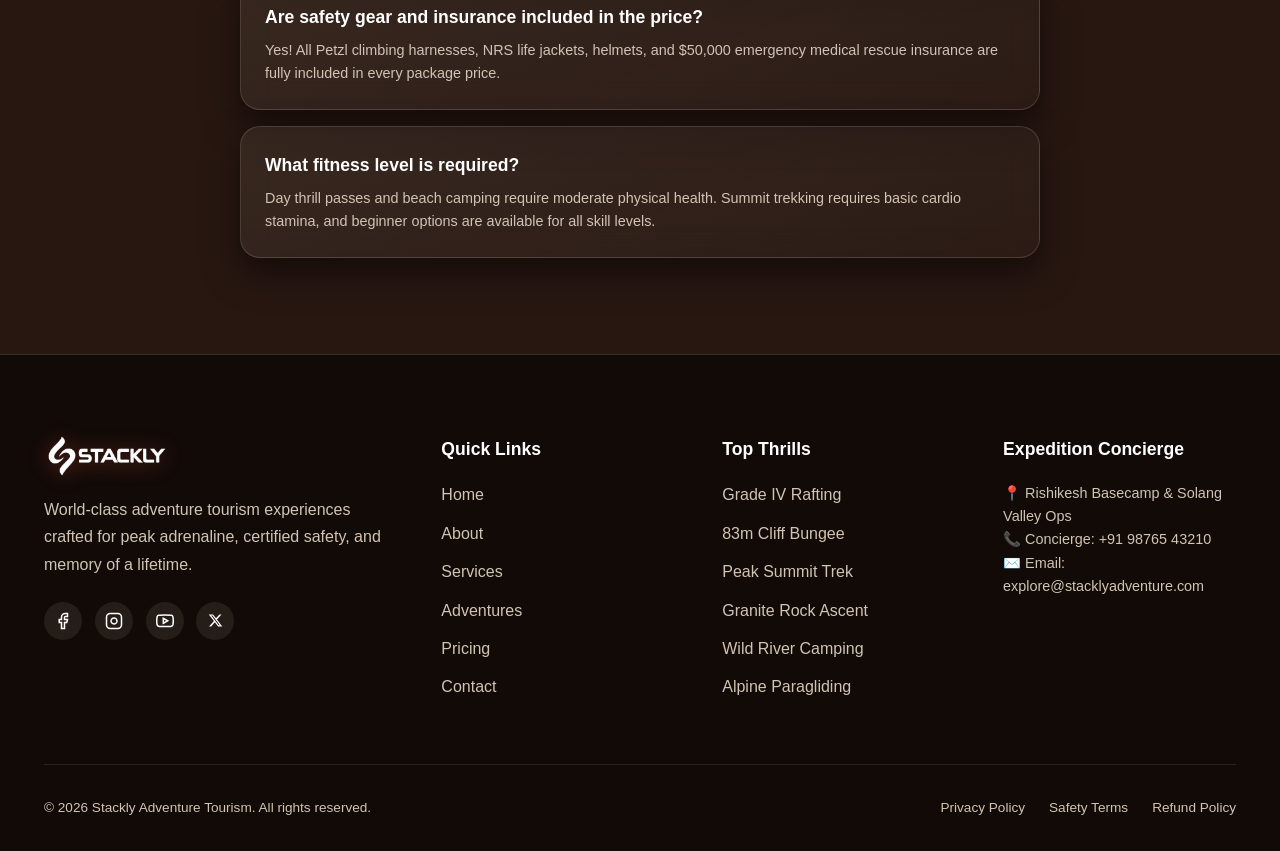
<file: pricing.html>
<!DOCTYPE html>
<html lang="en">
<head>
    <meta charset="UTF-8">
    <meta name="viewport" content="width=device-width, initial-scale=1.0">
    <title>Pricing & Packages | Stackly Adventure Tourism</title>
    <meta name="description" content="Transparent expedition pricing tiers, single thrill passes, weekend packages, and ultimate summit passes.">
    <link rel="icon" type="image/webp" href="images/logoStackly.webp">
    <link rel="preconnect" href="https://fonts.googleapis.com">
    <link rel="preconnect" href="https://fonts.gstatic.com" crossorigin>
    <link href="https://fonts.googleapis.com/css2?family=Plus+Jakarta+Sans:wght@400;500;600;700;800;900&family=Syne:wght@700;800&display=swap" rel="stylesheet">
    <link rel="stylesheet" href="css/style.css">
</head>
<body style="min-height: 100vh; display: flex; flex-direction: column; background-color: var(--color-secondary); color: var(--color-text);">

    <!-- PRELOADER -->
    <div class="preloader" id="preloader">
        <div class="preloader-inner">
            <img src="images/logoStackly.webp" alt="Stackly Logo" class="preloader-logo" style="height: 52px; margin-bottom: 1.5rem;">
            <div class="preloader-bar-wrap">
                <div class="preloader-bar" id="plBar"></div>
            </div>
        </div>
    </div>

    <!-- NAVBAR -->
    <nav class="navbar scrolled" id="navbar">
        <div class="container nav-container">
            <a href="index.html" class="nav-logo">
                <img src="images/logoStackly.webp" alt="Stackly Logo" class="logo-img" style="height: 42px;">
            </a>

            <ul class="nav-links" id="nav-links">
                <li><a href="index.html" class="nav-link">Home</a></li>
                <li><a href="about.html" class="nav-link">About</a></li>
                <li><a href="services.html" class="nav-link">Services</a></li>
                <li><a href="adventures.html" class="nav-link">Adventures</a></li>
                <li><a href="pricing.html" class="nav-link active">Pricing</a></li>
                <li><a href="contact.html" class="nav-link">Contact</a></li>
                <li class="mobile-only-nav"><a href="login.html" class="nav-link" style="color: var(--color-primary-light); font-weight: 700;">Login</a></li>
                <li class="mobile-only-nav" style="width: 100%; max-width: 220px; margin-top: 0.4rem;"><a href="signup.html" class="btn btn-primary" style="width: 100%; justify-content: center;">Get Started</a></li>
            </ul>

            <div style="display: flex; align-items: center; gap: 1rem;">
                <a href="login.html" class="nav-link desktop-login-btn" style="color: var(--color-text-muted); font-weight: 600; text-decoration: none;">Login</a>
                <a href="signup.html" class="btn btn-primary desktop-cta">
                    <span>Get Started</span>
                    <svg width="18" height="18" viewBox="0 0 24 24" fill="none" stroke="currentColor" stroke-width="2.5"><line x1="5" y1="12" x2="19" y2="12"></line><polyline points="12 5 19 12 12 19"></polyline></svg>
                </a>
                <button class="nav-toggle" id="nav-toggle" aria-label="Toggle Navigation Menu">
                    <span class="toggle-bar"></span>
                    <span class="toggle-bar"></span>
                    <span class="toggle-bar"></span>
                </button>
            </div>
        </div>
    </nav>

    <!-- PAGE HEADER -->
    <header style="background: linear-gradient(180deg, #1A0E0A 0%, #281711 100%); padding: 9rem 0 4rem; text-align: center;">
        <div class="container">
            <span class="subtitle">Transparent Rates</span>
            <h1 class="title">Expedition Packages</h1>
            <p class="description" style="max-width: 650px; margin: 0.5rem auto 0;">All-inclusive pricing with certified gear, medical safety cover, camp meals, and HD video footage included.</p>
        </div>
    </header>

    <!-- PRICING TIERS GRID -->
    <section class="section">
        <div class="container">
            <div style="display: grid; grid-template-columns: repeat(auto-fit, minmax(min(280px, 100%), 1fr)); gap: 2rem; align-items: stretch;">

                <!-- Tier 1 -->
                <div class="glass-card" style="padding: 2.5rem 2rem; display: flex; flex-direction: column;">
                    <div style="color: var(--color-primary-light); font-weight: 700; text-transform: uppercase; font-size: 0.85rem; letter-spacing: 1px;">Single Thrill</div>
                    <h3 style="font-size: 1.8rem; color: #FFF; margin: 0.4rem 0 1rem;">Day Thrill Pass</h3>
                    <div style="font-size: 3rem; font-weight: 900; color: #FFF; font-family: var(--font-heading); margin-bottom: 0.3rem;">
                        $120 <span style="font-size: 1rem; color: var(--color-text-muted); font-weight: 400;">/ person</span>
                    </div>
                    <p style="color: var(--color-text-muted); font-size: 0.9rem; line-height: 1.6; margin-bottom: 1.8rem;">
                        Perfect for quick weekend thrill-seekers wanting 1 major adventure activity.
                    </p>

                    <ul style="color: var(--color-text-muted); font-size: 0.9rem; line-height: 2.2; margin-bottom: 2rem; list-style: none; padding: 0;">
                        <li style="display: flex; align-items: center; gap: 0.6rem;"><span style="color: var(--color-primary-light);">✓</span> Choice of Rafting or Bungee</li>
                        <li style="display: flex; align-items: center; gap: 0.6rem;"><span style="color: var(--color-primary-light);">✓</span> Full Petzl Safety Gear</li>
                        <li style="display: flex; align-items: center; gap: 0.6rem;"><span style="color: var(--color-primary-light);">✓</span> UIAA/IRF Certified Guide</li>
                        <li style="display: flex; align-items: center; gap: 0.6rem;"><span style="color: var(--color-primary-light);">✓</span> HD GoPro Photo Pack</li>
                        <li style="display: flex; align-items: center; gap: 0.6rem; opacity: 0.4;"><span style="color: #666;">✕</span> Overnight Camp Stay</li>
                    </ul>

                    <a href="404.html" class="btn btn-secondary" style="margin-top: auto; width: 100%; justify-content: center;">Choose Day Pass</a>
                </div>

                <!-- Tier 2 (Featured) -->
                <div class="glass-card" style="padding: 2.5rem 2rem; display: flex; flex-direction: column; border: 2px solid var(--color-primary); position: relative; background: linear-gradient(180deg, rgba(227,83,54,0.15) 0%, rgba(18,12,10,0.8) 100%);">
                    <div style="position: absolute; top: -14px; right: 20px; background: var(--color-primary); color: #FFF; font-size: 0.75rem; font-weight: 800; padding: 4px 14px; border-radius: 20px; text-transform: uppercase; letter-spacing: 1px;">
                        MOST POPULAR
                    </div>
                    <div style="color: var(--color-gold); font-weight: 700; text-transform: uppercase; font-size: 0.85rem; letter-spacing: 1px;">2 Days / 1 Night</div>
                    <h3 style="font-size: 1.8rem; color: #FFF; margin: 0.4rem 0 1rem;">Weekend Explorer</h3>
                    <div style="font-size: 3rem; font-weight: 900; color: #FFF; font-family: var(--font-heading); margin-bottom: 0.3rem;">
                        $350 <span style="font-size: 1rem; color: var(--color-text-muted); font-weight: 400;">/ person</span>
                    </div>
                    <p style="color: var(--color-text-muted); font-size: 0.9rem; line-height: 1.6; margin-bottom: 1.8rem;">
                        Our complete signature adventure combo with rafting, camping, and trekking.
                    </p>

                    <ul style="color: var(--color-text-muted); font-size: 0.9rem; line-height: 2.2; margin-bottom: 2rem; list-style: none; padding: 0;">
                        <li style="display: flex; align-items: center; gap: 0.6rem;"><span style="color: var(--color-gold);">✓</span> Grade IV Rafting + Summit Trek</li>
                        <li style="display: flex; align-items: center; gap: 0.6rem;"><span style="color: var(--color-gold);">✓</span> Luxury Dome Tent Stay</li>
                        <li style="display: flex; align-items: center; gap: 0.6rem;"><span style="color: var(--color-gold);">✓</span> Campfire Barbecue Dinner & Breakfast</li>
                        <li style="display: flex; align-items: center; gap: 0.6rem;"><span style="color: var(--color-gold);">✓</span> 4K GoPro Video & Drone Pack</li>
                        <li style="display: flex; align-items: center; gap: 0.6rem;"><span style="color: var(--color-gold);">✓</span> Satellite Emergency Protection</li>
                    </ul>

                    <a href="404.html" class="btn btn-primary" style="margin-top: auto; width: 100%; justify-content: center;">Choose Explorer Pass</a>
                </div>

                <!-- Tier 3 -->
                <div class="glass-card" style="padding: 2.5rem 2rem; display: flex; flex-direction: column;">
                    <div style="color: var(--color-accent); font-weight: 700; text-transform: uppercase; font-size: 0.85rem; letter-spacing: 1px;">4 Days All-Inclusive</div>
                    <h3 style="font-size: 1.8rem; color: #FFF; margin: 0.4rem 0 1rem;">Ultimate Summit Pass</h3>
                    <div style="font-size: 3rem; font-weight: 900; color: #FFF; font-family: var(--font-heading); margin-bottom: 0.3rem;">
                        $690 <span style="font-size: 1rem; color: var(--color-text-muted); font-weight: 400;">/ person</span>
                    </div>
                    <p style="color: var(--color-text-muted); font-size: 0.9rem; line-height: 1.6; margin-bottom: 1.8rem;">
                        The VIP wilderness experience featuring all 6 expeditions and dedicated guides.
                    </p>

                    <ul style="color: var(--color-text-muted); font-size: 0.9rem; line-height: 2.2; margin-bottom: 2rem; list-style: none; padding: 0;">
                        <li style="display: flex; align-items: center; gap: 0.6rem;"><span style="color: var(--color-accent);">✓</span> Full Access to All 6 Expeditions</li>
                        <li style="display: flex; align-items: center; gap: 0.6rem;"><span style="color: var(--color-accent);">✓</span> Dedicated 1:1 Senior UIAA Guide</li>
                        <li style="display: flex; align-items: center; gap: 0.6rem;"><span style="color: var(--color-accent);">✓</span> 3 Nights Luxury Camping & Lodge</li>
                        <li style="display: flex; align-items: center; gap: 0.6rem;"><span style="color: var(--color-accent);">✓</span> Private Helicopter Evac Cover</li>
                        <li style="display: flex; align-items: center; gap: 0.6rem;"><span style="color: var(--color-accent);">✓</span> Personal Drone Cinematographer</li>
                    </ul>

                    <a href="404.html" class="btn btn-secondary" style="margin-top: auto; width: 100%; justify-content: center;">Reserve VIP Pass</a>
                </div>

            </div>
        </div>
    </section>

    <!-- FAQ SECTION -->
    <section class="section" style="background: var(--color-secondary-light);">
        <div class="container">
            <div class="section-header">
                <span class="subtitle">Questions Answered</span>
                <h2 class="title">Frequently Asked Questions</h2>
                <p class="description">Everything you need to know before booking your expedition.</p>
            </div>

            <div style="max-width: 800px; margin: 3rem auto 0; display: flex; flex-direction: column; gap: 1rem;">
                <div class="glass-card" style="padding: 1.5rem;">
                    <h4 style="color: #FFF; font-size: 1.1rem; margin-bottom: 0.5rem;">What is your weather cancellation policy?</h4>
                    <p style="color: var(--color-text-muted); font-size: 0.9rem; line-height: 1.6;">
                        If extreme river swells or high mountain winds affect safety, your expedition is rescheduled at zero charge or converted into a 100% full refund voucher valid for 2 years.
                    </p>
                </div>

                <div class="glass-card" style="padding: 1.5rem;">
                    <h4 style="color: #FFF; font-size: 1.1rem; margin-bottom: 0.5rem;">Are safety gear and insurance included in the price?</h4>
                    <p style="color: var(--color-text-muted); font-size: 0.9rem; line-height: 1.6;">
                        Yes! All Petzl climbing harnesses, NRS life jackets, helmets, and $50,000 emergency medical rescue insurance are fully included in every package price.
                    </p>
                </div>

                <div class="glass-card" style="padding: 1.5rem;">
                    <h4 style="color: #FFF; font-size: 1.1rem; margin-bottom: 0.5rem;">What fitness level is required?</h4>
                    <p style="color: var(--color-text-muted); font-size: 0.9rem; line-height: 1.6;">
                        Day thrill passes and beach camping require moderate physical health. Summit trekking requires basic cardio stamina, and beginner options are available for all skill levels.
                    </p>
                </div>
            </div>
        </div>
    </section>

    <!-- FOOTER -->
    <footer class="footer" id="contact" style="margin-top: auto;">
        <div class="container">
            <div class="footer-grid">
                <div>
                    <a href="index.html">
                        <img src="images/logoStackly.webp" alt="Stackly Logo" class="logo-img" style="height: 42px; margin-bottom: 1.2rem;">
                    </a>
                    <p style="color: var(--color-text-muted); margin-bottom: 1.5rem; line-height: 1.7;">
                        World-class adventure tourism experiences crafted for peak adrenaline, certified safety, and memory of a lifetime.
                    </p>
                    <div style="display: flex; gap: 0.8rem; align-items: center;">
                        <a href="404.html" style="width: 38px; height: 38px; border-radius: 50%; background: rgba(245,245,220,0.08); display: flex; align-items: center; justify-content: center; color: #FFF;" title="Facebook">
                            <svg width="18" height="18" viewBox="0 0 24 24" fill="none" stroke="currentColor" stroke-width="2"><path d="M18 2h-3a5 5 0 0 0-5 5v3H7v4h3v8h4v-8h3l1-4h-4V7a1 1 0 0 1 1-1h3z"></path></svg>
                        </a>
                        <a href="404.html" style="width: 38px; height: 38px; border-radius: 50%; background: rgba(245,245,220,0.08); display: flex; align-items: center; justify-content: center; color: #FFF;" title="Instagram">
                            <svg width="18" height="18" viewBox="0 0 24 24" fill="none" stroke="currentColor" stroke-width="2"><rect x="2" y="2" width="20" height="20" rx="5" ry="5"></rect><path d="M16 11.37A4 4 0 1 1 12.63 8 4 4 0 0 1 16 11.37z"></path><line x1="17.5" y1="6.5" x2="17.51" y2="6.5"></line></svg>
                        </a>
                        <a href="404.html" style="width: 38px; height: 38px; border-radius: 50%; background: rgba(245,245,220,0.08); display: flex; align-items: center; justify-content: center; color: #FFF;" title="YouTube">
                            <svg width="18" height="18" viewBox="0 0 24 24" fill="none" stroke="currentColor" stroke-width="2"><path d="M22.54 6.42a2.78 2.78 0 0 0-1.94-2C18.88 4 12 4 12 4s-6.88 0-8.6.46a2.78 2.78 0 0 0-1.94 2A29 29 0 0 0 1 11.75a29 29 0 0 0 .46 5.33A2.78 2.78 0 0 0 3.4 19c1.72.46 8.6.46 8.6.46s6.88 0 8.6-.46a2.78 2.78 0 0 0 1.94-2 29 29 0 0 0 .46-5.25 29 29 0 0 0-.46-5.33z"></path><polygon points="9.75 15.02 15.5 11.75 9.75 8.48 9.75 15.02"></polygon></svg>
                        </a>
                        <a href="404.html" style="width: 38px; height: 38px; border-radius: 50%; background: rgba(245,245,220,0.08); display: flex; align-items: center; justify-content: center; color: #FFF;" title="X (Twitter)">
                            <svg width="15" height="15" viewBox="0 0 24 24" fill="currentColor"><path d="M18.244 2.25h3.308l-7.227 8.26 8.502 11.24H16.17l-5.214-6.817L4.99 21.75H1.68l7.73-8.835L1.254 2.25H8.08l4.713 6.231zm-1.161 17.52h1.833L7.084 4.126H5.117z"/></svg>
                        </a>
                    </div>
                </div>

                <div>
                    <h4 style="color: #FFF; font-family: var(--font-heading); font-size: 1.1rem; margin-bottom: 1.2rem;">Quick Links</h4>
                    <ul style="display: flex; flex-direction: column; gap: 0.8rem; color: var(--color-text-muted);">
                        <li><a href="index.html">Home</a></li>
                        <li><a href="about.html">About</a></li>
                        <li><a href="services.html">Services</a></li>
                        <li><a href="adventures.html">Adventures</a></li>
                        <li><a href="pricing.html">Pricing</a></li>
                        <li><a href="contact.html">Contact</a></li>
                    </ul>
                </div>

                <div>
                    <h4 style="color: #FFF; font-family: var(--font-heading); font-size: 1.1rem; margin-bottom: 1.2rem;">Top Thrills</h4>
                    <ul style="display: flex; flex-direction: column; gap: 0.8rem; color: var(--color-text-muted);">
                        <li><a href="404.html">Grade IV Rafting</a></li>
                        <li><a href="404.html">83m Cliff Bungee</a></li>
                        <li><a href="404.html">Peak Summit Trek</a></li>
                        <li><a href="404.html">Granite Rock Ascent</a></li>
                        <li><a href="404.html">Wild River Camping</a></li>
                        <li><a href="404.html">Alpine Paragliding</a></li>
                    </ul>
                </div>

                <div>
                    <h4 style="color: #FFF; font-family: var(--font-heading); font-size: 1.1rem; margin-bottom: 1.2rem;">Expedition Concierge</h4>
                    <p style="color: var(--color-text-muted); margin-bottom: 1rem; font-size: 0.9rem;">
                        📍 Rishikesh Basecamp & Solang Valley Ops<br>
                        📞 Concierge: +91 98765 43210<br>
                        ✉️ Email: explore@stacklyadventure.com
                    </p>
                </div>
            </div>

            <div class="footer-bottom">
                <div>© 2026 Stackly Adventure Tourism. All rights reserved.</div>
                <div style="display: flex; gap: 1.5rem;">
                    <a href="404.html">Privacy Policy</a>
                    <a href="404.html">Safety Terms</a>
                    <a href="404.html">Refund Policy</a>
                </div>
            </div>
        </div>
    </footer>

    <script src="js/main.js"></script>
</body>
</html>
</file>
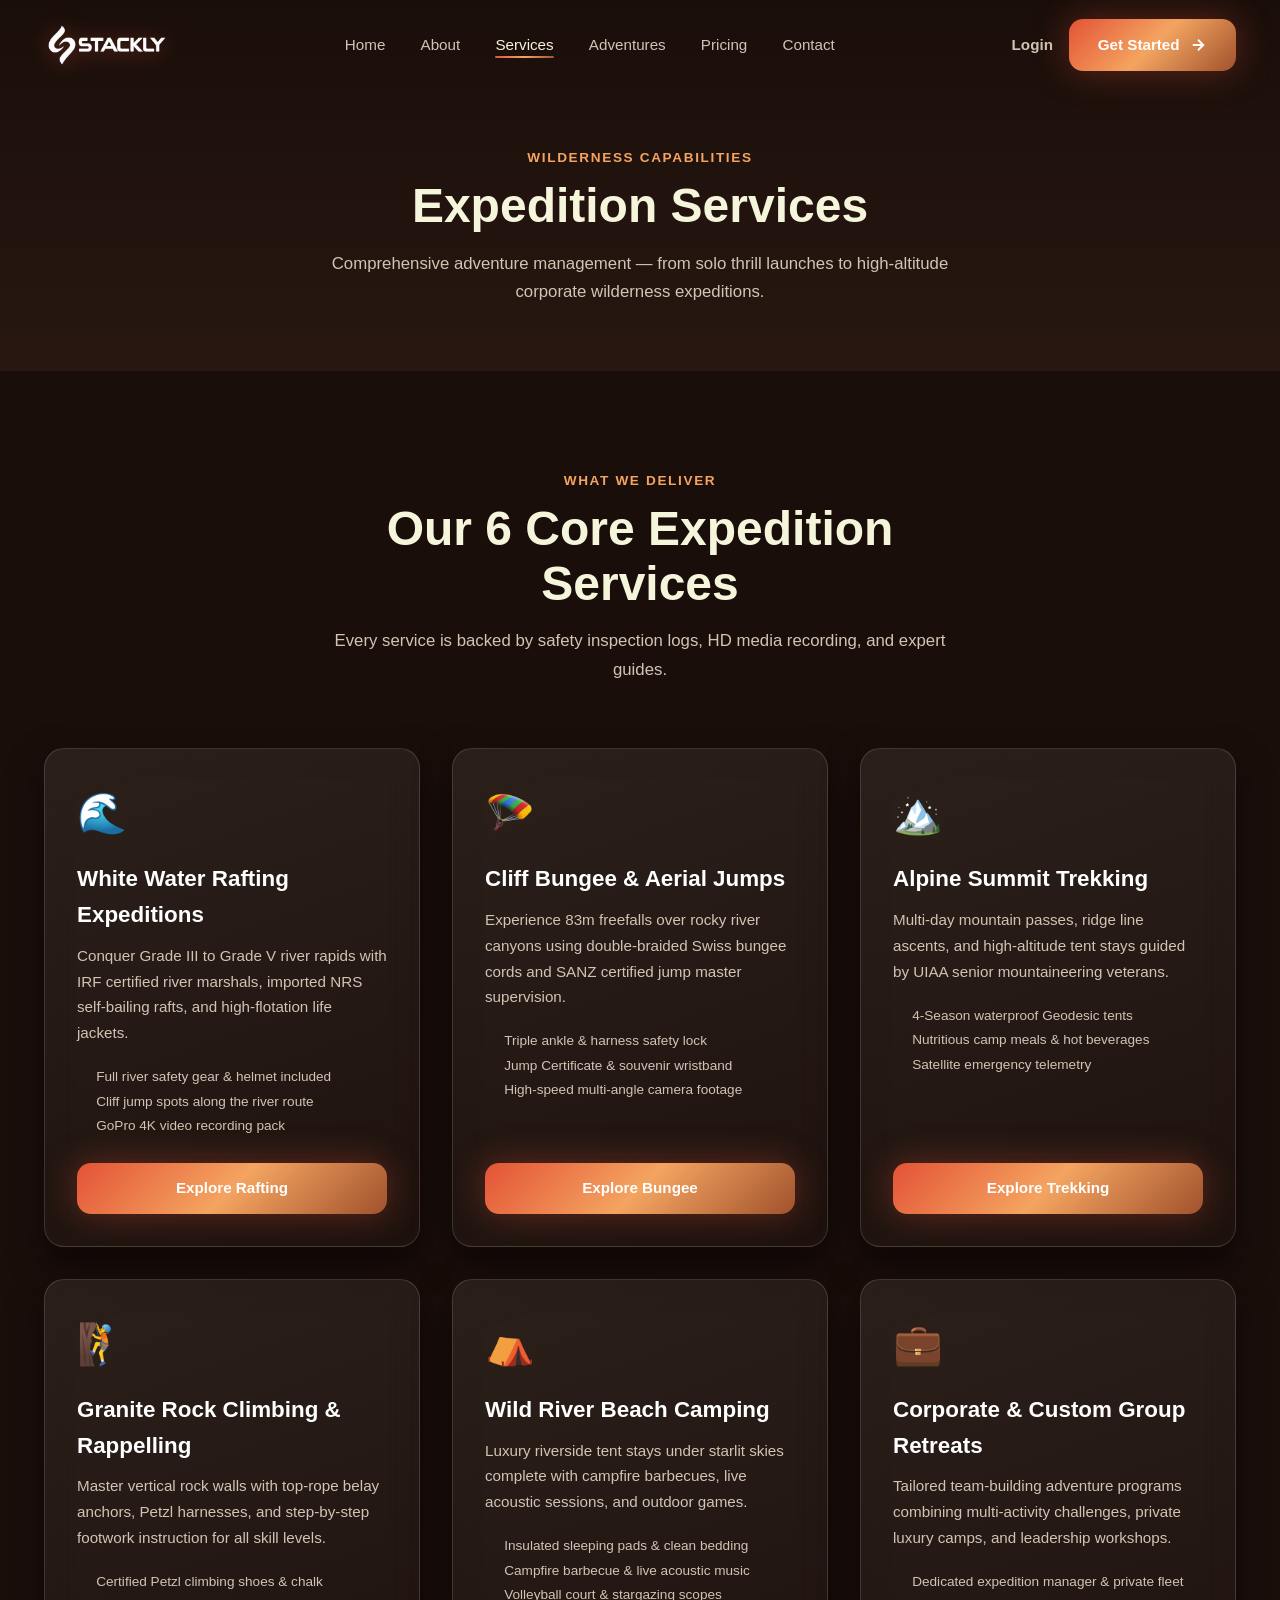
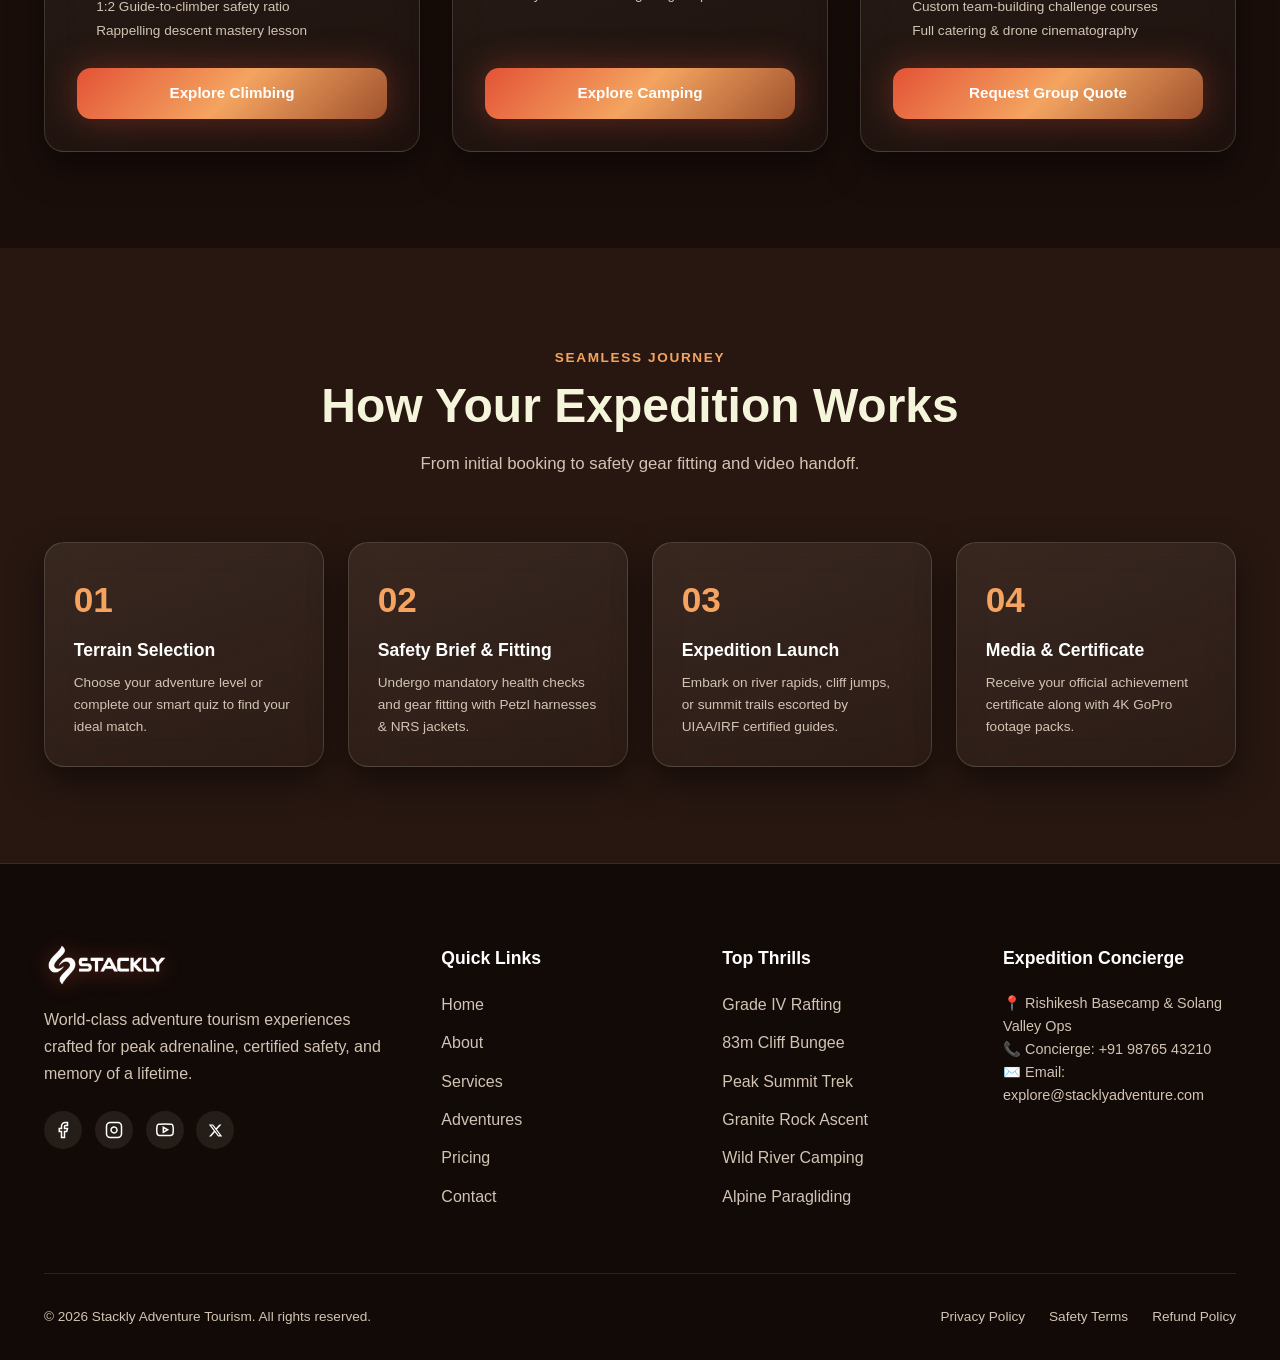
<file: services.html>
<!DOCTYPE html>
<html lang="en">
<head>
    <meta charset="UTF-8">
    <meta name="viewport" content="width=device-width, initial-scale=1.0">
    <title>Services & Expeditions | Stackly Adventure Tourism</title>
    <meta name="description" content="Explore certified wilderness services including white water rafting, cliff bungee jumping, high alpine trekking, rock climbing, and corporate retreats.">
    <link rel="icon" type="image/webp" href="images/logoStackly.webp">
    <link rel="preconnect" href="https://fonts.googleapis.com">
    <link rel="preconnect" href="https://fonts.gstatic.com" crossorigin>
    <link href="https://fonts.googleapis.com/css2?family=Plus+Jakarta+Sans:wght@400;500;600;700;800;900&family=Syne:wght@700;800&display=swap" rel="stylesheet">
    <link rel="stylesheet" href="css/style.css">
</head>
<body style="min-height: 100vh; display: flex; flex-direction: column; background-color: var(--color-secondary); color: var(--color-text);">

    <!-- PRELOADER -->
    <div class="preloader" id="preloader">
        <div class="preloader-inner">
            <img src="images/logoStackly.webp" alt="Stackly Logo" class="preloader-logo" style="height: 52px; margin-bottom: 1.5rem;">
            <div class="preloader-bar-wrap">
                <div class="preloader-bar" id="plBar"></div>
            </div>
        </div>
    </div>

    <!-- NAVBAR -->
    <nav class="navbar scrolled" id="navbar">
        <div class="container nav-container">
            <a href="index.html" class="nav-logo">
                <img src="images/logoStackly.webp" alt="Stackly Logo" class="logo-img" style="height: 42px;">
            </a>

            <ul class="nav-links" id="nav-links">
                <li><a href="index.html" class="nav-link">Home</a></li>
                <li><a href="about.html" class="nav-link">About</a></li>
                <li><a href="services.html" class="nav-link active">Services</a></li>
                <li><a href="adventures.html" class="nav-link">Adventures</a></li>
                <li><a href="pricing.html" class="nav-link">Pricing</a></li>
                <li><a href="contact.html" class="nav-link">Contact</a></li>
                <li class="mobile-only-nav"><a href="login.html" class="nav-link" style="color: var(--color-primary-light); font-weight: 700;">Login</a></li>
                <li class="mobile-only-nav" style="width: 100%; max-width: 220px; margin-top: 0.4rem;"><a href="signup.html" class="btn btn-primary" style="width: 100%; justify-content: center;">Get Started</a></li>
            </ul>

            <div style="display: flex; align-items: center; gap: 1rem;">
                <a href="login.html" class="nav-link desktop-login-btn" style="color: var(--color-text-muted); font-weight: 600; text-decoration: none;">Login</a>
                <a href="signup.html" class="btn btn-primary desktop-cta">
                    <span>Get Started</span>
                    <svg width="18" height="18" viewBox="0 0 24 24" fill="none" stroke="currentColor" stroke-width="2.5"><line x1="5" y1="12" x2="19" y2="12"></line><polyline points="12 5 19 12 12 19"></polyline></svg>
                </a>
                <button class="nav-toggle" id="nav-toggle" aria-label="Toggle Navigation Menu">
                    <span class="toggle-bar"></span>
                    <span class="toggle-bar"></span>
                    <span class="toggle-bar"></span>
                </button>
            </div>
        </div>
    </nav>

    <!-- PAGE HEADER -->
    <header style="background: linear-gradient(180deg, #1A0E0A 0%, #281711 100%); padding: 9rem 0 4rem; text-align: center;">
        <div class="container">
            <span class="subtitle">Wilderness Capabilities</span>
            <h1 class="title">Expedition Services</h1>
            <p class="description" style="max-width: 650px; margin: 0.5rem auto 0;">Comprehensive adventure management — from solo thrill launches to high-altitude corporate wilderness expeditions.</p>
        </div>
    </header>

    <!-- 6 CORE SERVICE OFFERINGS GRID -->
    <section class="section">
        <div class="container">
            <div class="section-header">
                <span class="subtitle">What We Deliver</span>
                <h2 class="title">Our 6 Core Expedition Services</h2>
                <p class="description">Every service is backed by safety inspection logs, HD media recording, and expert guides.</p>
            </div>

            <div style="display: grid; grid-template-columns: repeat(auto-fit, minmax(min(280px, 100%), 1fr)); gap: 2rem; margin-top: 3rem; align-items: stretch;">
                
                <!-- Service 1 -->
                <div class="glass-card" style="padding: 2rem; display: flex; flex-direction: column;">
                    <div style="font-size: 2.5rem; margin-bottom: 1rem;">🌊</div>
                    <h3 style="font-size: 1.4rem; color: #FFF; margin-bottom: 0.6rem;">White Water Rafting Expeditions</h3>
                    <p style="color: var(--color-text-muted); font-size: 0.95rem; line-height: 1.7; margin-bottom: 1.2rem;">
                        Conquer Grade III to Grade V river rapids with IRF certified river marshals, imported NRS self-bailing rafts, and high-flotation life jackets.
                    </p>
                    <ul style="color: var(--color-text-muted); font-size: 0.85rem; line-height: 1.8; margin-bottom: 1.5rem; padding-left: 1.2rem;">
                        <li>Full river safety gear & helmet included</li>
                        <li>Cliff jump spots along the river route</li>
                        <li>GoPro 4K video recording pack</li>
                    </ul>
                    <a href="404.html" class="btn btn-primary" style="margin-top: auto; width: 100%; justify-content: center;">Explore Rafting</a>
                </div>

                <!-- Service 2 -->
                <div class="glass-card" style="padding: 2rem; display: flex; flex-direction: column;">
                    <div style="font-size: 2.5rem; margin-bottom: 1rem;">🪂</div>
                    <h3 style="font-size: 1.4rem; color: #FFF; margin-bottom: 0.6rem;">Cliff Bungee & Aerial Jumps</h3>
                    <p style="color: var(--color-text-muted); font-size: 0.95rem; line-height: 1.7; margin-bottom: 1.2rem;">
                        Experience 83m freefalls over rocky river canyons using double-braided Swiss bungee cords and SANZ certified jump master supervision.
                    </p>
                    <ul style="color: var(--color-text-muted); font-size: 0.85rem; line-height: 1.8; margin-bottom: 1.5rem; padding-left: 1.2rem;">
                        <li>Triple ankle & harness safety lock</li>
                        <li>Jump Certificate & souvenir wristband</li>
                        <li>High-speed multi-angle camera footage</li>
                    </ul>
                    <a href="404.html" class="btn btn-primary" style="margin-top: auto; width: 100%; justify-content: center;">Explore Bungee</a>
                </div>

                <!-- Service 3 -->
                <div class="glass-card" style="padding: 2rem; display: flex; flex-direction: column;">
                    <div style="font-size: 2.5rem; margin-bottom: 1rem;">🏔️</div>
                    <h3 style="font-size: 1.4rem; color: #FFF; margin-bottom: 0.6rem;">Alpine Summit Trekking</h3>
                    <p style="color: var(--color-text-muted); font-size: 0.95rem; line-height: 1.7; margin-bottom: 1.2rem;">
                        Multi-day mountain passes, ridge line ascents, and high-altitude tent stays guided by UIAA senior mountaineering veterans.
                    </p>
                    <ul style="color: var(--color-text-muted); font-size: 0.85rem; line-height: 1.8; margin-bottom: 1.5rem; padding-left: 1.2rem;">
                        <li>4-Season waterproof Geodesic tents</li>
                        <li>Nutritious camp meals & hot beverages</li>
                        <li>Satellite emergency telemetry</li>
                    </ul>
                    <a href="404.html" class="btn btn-primary" style="margin-top: auto; width: 100%; justify-content: center;">Explore Trekking</a>
                </div>

                <!-- Service 4 -->
                <div class="glass-card" style="padding: 2rem; display: flex; flex-direction: column;">
                    <div style="font-size: 2.5rem; margin-bottom: 1rem;">🧗</div>
                    <h3 style="font-size: 1.4rem; color: #FFF; margin-bottom: 0.6rem;">Granite Rock Climbing & Rappelling</h3>
                    <p style="color: var(--color-text-muted); font-size: 0.95rem; line-height: 1.7; margin-bottom: 1.2rem;">
                        Master vertical rock walls with top-rope belay anchors, Petzl harnesses, and step-by-step footwork instruction for all skill levels.
                    </p>
                    <ul style="color: var(--color-text-muted); font-size: 0.85rem; line-height: 1.8; margin-bottom: 1.5rem; padding-left: 1.2rem;">
                        <li>Certified Petzl climbing shoes & chalk</li>
                        <li>1:2 Guide-to-climber safety ratio</li>
                        <li>Rappelling descent mastery lesson</li>
                    </ul>
                    <a href="404.html" class="btn btn-primary" style="margin-top: auto; width: 100%; justify-content: center;">Explore Climbing</a>
                </div>

                <!-- Service 5 -->
                <div class="glass-card" style="padding: 2rem; display: flex; flex-direction: column;">
                    <div style="font-size: 2.5rem; margin-bottom: 1rem;">⛺</div>
                    <h3 style="font-size: 1.4rem; color: #FFF; margin-bottom: 0.6rem;">Wild River Beach Camping</h3>
                    <p style="color: var(--color-text-muted); font-size: 0.95rem; line-height: 1.7; margin-bottom: 1.2rem;">
                        Luxury riverside tent stays under starlit skies complete with campfire barbecues, live acoustic sessions, and outdoor games.
                    </p>
                    <ul style="color: var(--color-text-muted); font-size: 0.85rem; line-height: 1.8; margin-bottom: 1.5rem; padding-left: 1.2rem;">
                        <li>Insulated sleeping pads & clean bedding</li>
                        <li>Campfire barbecue & live acoustic music</li>
                        <li>Volleyball court & stargazing scopes</li>
                    </ul>
                    <a href="404.html" class="btn btn-primary" style="margin-top: auto; width: 100%; justify-content: center;">Explore Camping</a>
                </div>

                <!-- Service 6 -->
                <div class="glass-card" style="padding: 2rem; display: flex; flex-direction: column;">
                    <div style="font-size: 2.5rem; margin-bottom: 1rem;">💼</div>
                    <h3 style="font-size: 1.4rem; color: #FFF; margin-bottom: 0.6rem;">Corporate & Custom Group Retreats</h3>
                    <p style="color: var(--color-text-muted); font-size: 0.95rem; line-height: 1.7; margin-bottom: 1.2rem;">
                        Tailored team-building adventure programs combining multi-activity challenges, private luxury camps, and leadership workshops.
                    </p>
                    <ul style="color: var(--color-text-muted); font-size: 0.85rem; line-height: 1.8; margin-bottom: 1.5rem; padding-left: 1.2rem;">
                        <li>Dedicated expedition manager & private fleet</li>
                        <li>Custom team-building challenge courses</li>
                        <li>Full catering & drone cinematography</li>
                    </ul>
                    <a href="404.html" class="btn btn-primary" style="margin-top: auto; width: 100%; justify-content: center;">Request Group Quote</a>
                </div>

            </div>
        </div>
    </section>

    <!-- 4-STEP EXPEDITION PROCESS -->
    <section class="section" style="background: var(--color-secondary-light);">
        <div class="container">
            <div class="section-header">
                <span class="subtitle">Seamless Journey</span>
                <h2 class="title">How Your Expedition Works</h2>
                <p class="description">From initial booking to safety gear fitting and video handoff.</p>
            </div>

            <div style="display: grid; grid-template-columns: repeat(auto-fit, minmax(220px, 1fr)); gap: 1.5rem; margin-top: 3rem;">
                <div class="glass-card" style="padding: 1.8rem; position: relative;">
                    <div style="font-size: 2.2rem; font-weight: 900; color: var(--color-primary-light); font-family: var(--font-heading); margin-bottom: 0.5rem;">01</div>
                    <h4 style="color: #FFF; font-size: 1.1rem; margin-bottom: 0.5rem;">Terrain Selection</h4>
                    <p style="font-size: 0.85rem; color: var(--color-text-muted); line-height: 1.6;">Choose your adventure level or complete our smart quiz to find your ideal match.</p>
                </div>

                <div class="glass-card" style="padding: 1.8rem; position: relative;">
                    <div style="font-size: 2.2rem; font-weight: 900; color: var(--color-gold); font-family: var(--font-heading); margin-bottom: 0.5rem;">02</div>
                    <h4 style="color: #FFF; font-size: 1.1rem; margin-bottom: 0.5rem;">Safety Brief & Fitting</h4>
                    <p style="font-size: 0.85rem; color: var(--color-text-muted); line-height: 1.6;">Undergo mandatory health checks and gear fitting with Petzl harnesses & NRS jackets.</p>
                </div>

                <div class="glass-card" style="padding: 1.8rem; position: relative;">
                    <div style="font-size: 2.2rem; font-weight: 900; color: var(--color-accent); font-family: var(--font-heading); margin-bottom: 0.5rem;">03</div>
                    <h4 style="color: #FFF; font-size: 1.1rem; margin-bottom: 0.5rem;">Expedition Launch</h4>
                    <p style="font-size: 0.85rem; color: var(--color-text-muted); line-height: 1.6;">Embark on river rapids, cliff jumps, or summit trails escorted by UIAA/IRF certified guides.</p>
                </div>

                <div class="glass-card" style="padding: 1.8rem; position: relative;">
                    <div style="font-size: 2.2rem; font-weight: 900; color: var(--color-primary-light); font-family: var(--font-heading); margin-bottom: 0.5rem;">04</div>
                    <h4 style="color: #FFF; font-size: 1.1rem; margin-bottom: 0.5rem;">Media & Certificate</h4>
                    <p style="font-size: 0.85rem; color: var(--color-text-muted); line-height: 1.6;">Receive your official achievement certificate along with 4K GoPro footage packs.</p>
                </div>
            </div>
        </div>
    </section>

    <!-- FOOTER -->
    <footer class="footer" id="contact" style="margin-top: auto;">
        <div class="container">
            <div class="footer-grid">
                <div>
                    <a href="index.html">
                        <img src="images/logoStackly.webp" alt="Stackly Logo" class="logo-img" style="height: 42px; margin-bottom: 1.2rem;">
                    </a>
                    <p style="color: var(--color-text-muted); margin-bottom: 1.5rem; line-height: 1.7;">
                        World-class adventure tourism experiences crafted for peak adrenaline, certified safety, and memory of a lifetime.
                    </p>
                    <div style="display: flex; gap: 0.8rem; align-items: center;">
                        <a href="404.html" style="width: 38px; height: 38px; border-radius: 50%; background: rgba(245,245,220,0.08); display: flex; align-items: center; justify-content: center; color: #FFF;" title="Facebook">
                            <svg width="18" height="18" viewBox="0 0 24 24" fill="none" stroke="currentColor" stroke-width="2"><path d="M18 2h-3a5 5 0 0 0-5 5v3H7v4h3v8h4v-8h3l1-4h-4V7a1 1 0 0 1 1-1h3z"></path></svg>
                        </a>
                        <a href="404.html" style="width: 38px; height: 38px; border-radius: 50%; background: rgba(245,245,220,0.08); display: flex; align-items: center; justify-content: center; color: #FFF;" title="Instagram">
                            <svg width="18" height="18" viewBox="0 0 24 24" fill="none" stroke="currentColor" stroke-width="2"><rect x="2" y="2" width="20" height="20" rx="5" ry="5"></rect><path d="M16 11.37A4 4 0 1 1 12.63 8 4 4 0 0 1 16 11.37z"></path><line x1="17.5" y1="6.5" x2="17.51" y2="6.5"></line></svg>
                        </a>
                        <a href="404.html" style="width: 38px; height: 38px; border-radius: 50%; background: rgba(245,245,220,0.08); display: flex; align-items: center; justify-content: center; color: #FFF;" title="YouTube">
                            <svg width="18" height="18" viewBox="0 0 24 24" fill="none" stroke="currentColor" stroke-width="2"><path d="M22.54 6.42a2.78 2.78 0 0 0-1.94-2C18.88 4 12 4 12 4s-6.88 0-8.6.46a2.78 2.78 0 0 0-1.94 2A29 29 0 0 0 1 11.75a29 29 0 0 0 .46 5.33A2.78 2.78 0 0 0 3.4 19c1.72.46 8.6.46 8.6.46s6.88 0 8.6-.46a2.78 2.78 0 0 0 1.94-2 29 29 0 0 0 .46-5.25 29 29 0 0 0-.46-5.33z"></path><polygon points="9.75 15.02 15.5 11.75 9.75 8.48 9.75 15.02"></polygon></svg>
                        </a>
                        <a href="404.html" style="width: 38px; height: 38px; border-radius: 50%; background: rgba(245,245,220,0.08); display: flex; align-items: center; justify-content: center; color: #FFF;" title="X (Twitter)">
                            <svg width="15" height="15" viewBox="0 0 24 24" fill="currentColor"><path d="M18.244 2.25h3.308l-7.227 8.26 8.502 11.24H16.17l-5.214-6.817L4.99 21.75H1.68l7.73-8.835L1.254 2.25H8.08l4.713 6.231zm-1.161 17.52h1.833L7.084 4.126H5.117z"/></svg>
                        </a>
                    </div>
                </div>

                <div>
                    <h4 style="color: #FFF; font-family: var(--font-heading); font-size: 1.1rem; margin-bottom: 1.2rem;">Quick Links</h4>
                    <ul style="display: flex; flex-direction: column; gap: 0.8rem; color: var(--color-text-muted);">
                        <li><a href="index.html">Home</a></li>
                        <li><a href="about.html">About</a></li>
                        <li><a href="services.html">Services</a></li>
                        <li><a href="adventures.html">Adventures</a></li>
                        <li><a href="pricing.html">Pricing</a></li>
                        <li><a href="contact.html">Contact</a></li>
                    </ul>
                </div>

                <div>
                    <h4 style="color: #FFF; font-family: var(--font-heading); font-size: 1.1rem; margin-bottom: 1.2rem;">Top Thrills</h4>
                    <ul style="display: flex; flex-direction: column; gap: 0.8rem; color: var(--color-text-muted);">
                        <li><a href="404.html">Grade IV Rafting</a></li>
                        <li><a href="404.html">83m Cliff Bungee</a></li>
                        <li><a href="404.html">Peak Summit Trek</a></li>
                        <li><a href="404.html">Granite Rock Ascent</a></li>
                        <li><a href="404.html">Wild River Camping</a></li>
                        <li><a href="404.html">Alpine Paragliding</a></li>
                    </ul>
                </div>

                <div>
                    <h4 style="color: #FFF; font-family: var(--font-heading); font-size: 1.1rem; margin-bottom: 1.2rem;">Expedition Concierge</h4>
                    <p style="color: var(--color-text-muted); margin-bottom: 1rem; font-size: 0.9rem;">
                        📍 Rishikesh Basecamp & Solang Valley Ops<br>
                        📞 Concierge: +91 98765 43210<br>
                        ✉️ Email: explore@stacklyadventure.com
                    </p>
                </div>
            </div>

            <div class="footer-bottom">
                <div>© 2026 Stackly Adventure Tourism. All rights reserved.</div>
                <div style="display: flex; gap: 1.5rem;">
                    <a href="404.html">Privacy Policy</a>
                    <a href="404.html">Safety Terms</a>
                    <a href="404.html">Refund Policy</a>
                </div>
            </div>
        </div>
    </footer>

    <script src="js/main.js"></script>
</body>
</html>
</file>
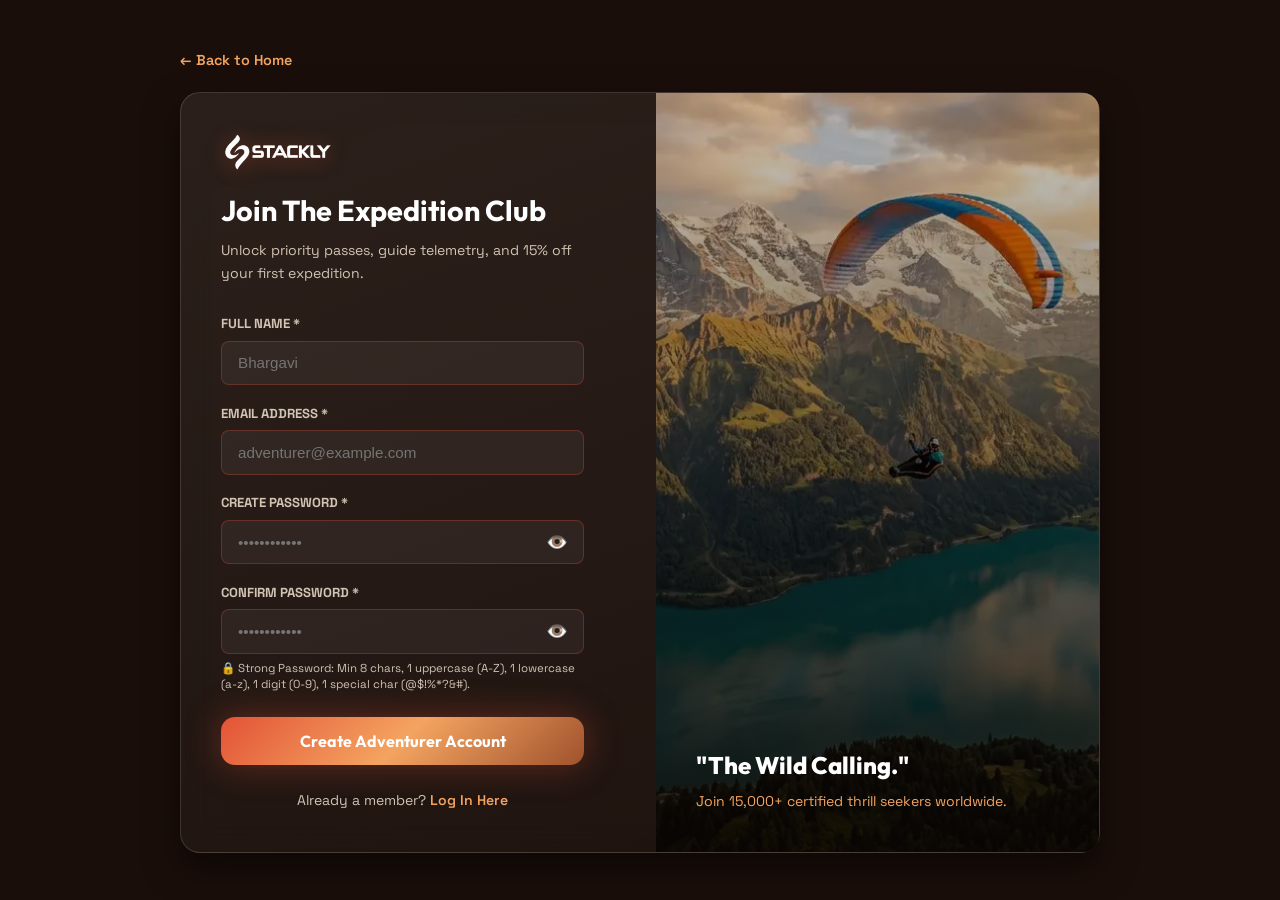
<file: signup.html>
<!DOCTYPE html>
<html lang="en">
<head>
    <meta charset="UTF-8">
    <meta name="viewport" content="width=device-width, initial-scale=1.0">
    <title>Get Started | Stackly Adventure Tourism</title>
    <meta name="description" content="Create your Stackly Club account to unlock priority expedition bookings and member discounts.">
    <link rel="icon" type="image/webp" href="images/logoStackly.webp">
    <link rel="preconnect" href="https://fonts.googleapis.com">
    <link rel="preconnect" href="https://fonts.gstatic.com" crossorigin>
    <link href="https://fonts.googleapis.com/css2?family=Outfit:wght@400;500;600;700;800;900&family=Space+Grotesk:wght@400;500;600;700&display=swap" rel="stylesheet">
    <link rel="stylesheet" href="css/style.css">
    <style>
        .password-toggle-icon {
            user-select: none;
            cursor: pointer;
            transition: transform 0.2s ease;
        }
        .password-toggle-icon:hover {
            transform: scale(1.15);
        }
    </style>
</head>
<body style="min-height: 100vh; display: flex; align-items: center; justify-content: center; background-color: var(--color-secondary); color: var(--color-text); padding: 2rem 1rem;">

    <!-- PRELOADER -->
    <div class="preloader" id="preloader">
        <div class="preloader-inner">
            <img src="images/logoStackly.webp" alt="Stackly Logo" class="preloader-logo" style="height: 52px; margin-bottom: 1.5rem;">
            <div class="preloader-bar-wrap">
                <div class="preloader-bar" id="plBar"></div>
            </div>
        </div>
    </div>

    <!-- SIGNUP CONTAINER -->
    <main style="width: 100%; max-width: 920px;">
        <div style="margin-bottom: 1.2rem; text-align: left;">
            <a href="index.html" style="color: var(--color-primary-light); font-size: 0.9rem; text-decoration: none; font-weight: 600; display: inline-flex; align-items: center; gap: 0.4rem;">
                ← Back to Home
            </a>
        </div>

        <div style="width: 100%; display: grid; grid-template-columns: repeat(auto-fit, minmax(min(280px, 100%), 1fr)); gap: 2rem; align-items: stretch;" class="glass-card">
            
            <!-- Left Form Side -->
            <div style="padding: 2.5rem;">
                <div style="text-align: left; margin-bottom: 1.8rem;">
                    <a href="index.html">
                        <img src="images/logoStackly.webp" alt="Stackly Logo" class="logo-img" style="height: 38px; margin-bottom: 1rem;">
                    </a>
                    <h2 style="font-family: var(--font-heading); font-size: 1.8rem; color: #FFF; margin-bottom: 0.4rem;">Join The Expedition Club</h2>
                    <p style="color: var(--color-text-muted); font-size: 0.88rem;">Unlock priority passes, guide telemetry, and 15% off your first expedition.</p>
                </div>

                <form id="signupForm" style="display: flex; flex-direction: column; gap: 1.1rem;">
                    <!-- FULL NAME FIELD (Alphabets only, max 16, no spaces) -->
                    <div>
                        <label style="display: block; color: var(--color-text-muted); font-size: 0.82rem; margin-bottom: 0.4rem; font-weight: 700;">FULL NAME *</label>
                        <input type="text" id="signupName" name="name" required placeholder="Bhargavi" maxlength="16" pattern="[A-Za-z]{1,16}" oninput="this.value = this.value.replace(/[^A-Za-z]/g, '').slice(0, 16);" title="Alphabets only, no spaces, maximum 16 characters" style="width: 100%; padding: 0.8rem 1rem; background: rgba(255,255,255,0.05); border: 1px solid rgba(227,83,54,0.3); border-radius: 8px; color: #FFF; font-size: 0.95rem; outline: none;">
                    </div>

                    <!-- EMAIL FIELD -->
                    <div>
                        <label style="display: block; color: var(--color-text-muted); font-size: 0.82rem; margin-bottom: 0.4rem; font-weight: 700;">EMAIL ADDRESS *</label>
                        <input type="email" id="signupEmail" name="email" required placeholder="adventurer@example.com" pattern="[a-zA-Z0-9._%+\-]+@[a-zA-Z0-9.\-]+\.[a-zA-Z]{2,}" title="Must be a valid email address format (e.g. user@example.com)" style="width: 100%; padding: 0.8rem 1rem; background: rgba(255,255,255,0.05); border: 1px solid rgba(227,83,54,0.3); border-radius: 8px; color: #FFF; font-size: 0.95rem; outline: none;">
                    </div>

                    <!-- CREATE PASSWORD FIELD WITH EYE MASK -->
                    <div>
                        <label style="display: block; color: var(--color-text-muted); font-size: 0.82rem; margin-bottom: 0.4rem; font-weight: 700;">CREATE PASSWORD *</label>
                        <div style="position: relative; display: flex; align-items: center;">
                            <input type="password" id="signupPassword" name="password" required placeholder="••••••••••••" pattern="(?=.*[a-z])(?=.*[A-Z])(?=.*\d)(?=.*[@$!%*?&#])[A-Za-z\d@$!%*?&#]{8,}" title="Min 8 chars, 1 uppercase, 1 lowercase, 1 digit, and 1 special char (@$!%*?&#)." style="width: 100%; padding: 0.8rem 2.8rem 0.8rem 1rem; background: rgba(255,255,255,0.05); border: 1px solid rgba(227,83,54,0.3); border-radius: 8px; color: #FFF; font-size: 0.95rem; outline: none;">
                            <button type="button" id="toggleSignupPassword" title="Toggle password visibility" class="password-toggle-icon" style="position: absolute; right: 0.8rem; background: none; border: none; color: var(--color-primary-light); font-size: 1.1rem; padding: 0.2rem; outline: none;">
                                👁️
                            </button>
                        </div>
                    </div>

                    <!-- CONFIRM PASSWORD FIELD WITH EYE MASK -->
                    <div>
                        <label style="display: block; color: var(--color-text-muted); font-size: 0.82rem; margin-bottom: 0.4rem; font-weight: 700;">CONFIRM PASSWORD *</label>
                        <div style="position: relative; display: flex; align-items: center;">
                            <input type="password" id="signupConfirmPassword" name="confirmPassword" required placeholder="••••••••••••" style="width: 100%; padding: 0.8rem 2.8rem 0.8rem 1rem; background: rgba(255,255,255,0.05); border: 1px solid rgba(227,83,54,0.3); border-radius: 8px; color: #FFF; font-size: 0.95rem; outline: none;">
                            <button type="button" id="toggleSignupConfirmPassword" title="Toggle password visibility" class="password-toggle-icon" style="position: absolute; right: 0.8rem; background: none; border: none; color: var(--color-primary-light); font-size: 1.1rem; padding: 0.2rem; outline: none;">
                                👁️
                            </button>
                        </div>
                        <div style="font-size: 0.72rem; color: var(--color-text-muted); margin-top: 0.4rem; line-height: 1.4;">
                            🔒 Strong Password: Min 8 chars, 1 uppercase (A-Z), 1 lowercase (a-z), 1 digit (0-9), 1 special char (@$!%*?&#).
                        </div>
                    </div>

                    <button type="submit" class="btn btn-primary" style="width: 100%; justify-content: center; padding: 0.9rem; font-size: 1rem; margin-top: 0.4rem;">
                        <span>Create Adventurer Account</span>
                    </button>
                </form>

                <div style="text-align: center; margin-top: 1.5rem; font-size: 0.88rem; color: var(--color-text-muted);">
                    Already a member? <a href="login.html" style="color: var(--color-primary-light); font-weight: 600; text-decoration: none;">Log In Here</a>
                </div>
            </div>

            <!-- Right Visual Banner Side -->
            <div style="height: 100%; min-height: 480px; background: url('images/hero.webp') center/cover no-repeat; border-radius: 0 16px 16px 0; position: relative; display: flex; flex-direction: column; justify-content: flex-end; padding: 2.5rem;">
                <div style="position: absolute; inset: 0; background: linear-gradient(180deg, rgba(0,0,0,0.2) 0%, rgba(10,5,3,0.88) 100%); border-radius: 0 16px 16px 0;"></div>
                <div style="position: relative; z-index: 2;">
                    <div style="font-size: 1.5rem; font-weight: 800; color: #FFF; font-family: var(--font-heading); margin-bottom: 0.4rem;">"The Wild Calling."</div>
                    <p style="font-size: 0.88rem; color: var(--color-primary-light); line-height: 1.5;">Join 15,000+ certified thrill seekers worldwide.</p>
                </div>
            </div>

        </div>
    </main>

    <script src="js/main.js"></script>
    <script>
        const signupName = document.getElementById('signupName');
        const signupEmail = document.getElementById('signupEmail');
        const signupPassword = document.getElementById('signupPassword');
        const signupConfirmPassword = document.getElementById('signupConfirmPassword');
        const toggleSignupPassword = document.getElementById('toggleSignupPassword');
        const toggleSignupConfirmPassword = document.getElementById('toggleSignupConfirmPassword');

        // Toggle Password Eye Mask
        toggleSignupPassword?.addEventListener('click', () => {
            const isPassword = signupPassword.type === 'password';
            signupPassword.type = isPassword ? 'text' : 'password';
            toggleSignupPassword.textContent = isPassword ? '🙈' : '👁️';
        });

        // Toggle Confirm Password Eye Mask
        toggleSignupConfirmPassword?.addEventListener('click', () => {
            const isPassword = signupConfirmPassword.type === 'password';
            signupConfirmPassword.type = isPassword ? 'text' : 'password';
            toggleSignupConfirmPassword.textContent = isPassword ? '🙈' : '👁️';
        });

        // Form Submit Handler
        document.getElementById('signupForm')?.addEventListener('submit', (e) => {
            e.preventDefault();
            const name = signupName.value.trim();
            const email = signupEmail.value.trim();
            const password = signupPassword.value;
            const confirmPassword = signupConfirmPassword.value;

            // 1. Validate Name (Alphabets only, max 16, no spaces)
            if (!/^[A-Za-z]{1,16}$/.test(name)) {
                alert('Name must contain only alphabets (no spaces), up to 16 characters max.');
                return;
            }

            // 2. Validate Email Format
            if (!/^[a-zA-Z0-9._%+-]+@[a-zA-Z0-9.-]+\.[a-zA-Z]{2,}$/.test(email)) {
                alert('Please enter a valid email address format (e.g. user@example.com).');
                return;
            }

            // 3. Validate Strong Password Requirement
            const strongPasswordRegex = /^(?=.*[a-z])(?=.*[A-Z])(?=.*\d)(?=.*[@$!%*?&#])[A-Za-z\d@$!%*?&#]{8,}$/;
            if (!strongPasswordRegex.test(password)) {
                alert('Strong Password Required!\n\nYour password must contain:\n• At least 8 characters\n• At least 1 uppercase letter (A-Z)\n• At least 1 lowercase letter (a-z)\n• At least 1 number (0-9)\n• At least 1 special character (@$!%*?&#)');
                return;
            }

            // 4. Validate Both Passwords Match
            if (password !== confirmPassword) {
                alert('Passwords do not match! Please verify your Create Password and Confirm Password fields.');
                return;
            }

            alert('✨ Adventurer Account Created Successfully! Redirecting to login page...');
            window.location.href = 'login.html';
        });
    </script>
</body>
</html>
</file>
<file: css/style.css>
/* ============================================================
   STACKLY ADVENTURE TOURISM — BURNT SIENNA MASTER STYLESHEET
   Color Tokens Palette:
   - Primary Burnt Sienna: #E35336
   - Sand / Beige Light:   #F5F5DC
   - Sandy Amber Accent:   #F4A460
   - Earth Brown Dark:     #A0522D
   ============================================================ */

:root {
    /* Burnt Sienna Color Palette */
    --color-primary: #E35336;
    --color-primary-light: #F4A460;
    --color-primary-dark: #A0522D;
    
    --color-secondary: #1A0E0A;           /* Rich Earth Dark Base */
    --color-secondary-light: #281711;     /* Elevated Earth Surface */
    --color-secondary-card: #351F17;      /* Card Earth Base */
    --color-bg-dark: #1A0E0A;             /* Rich Earth Background Base */
    
    --color-accent: #F4A460;              /* Sandy Amber Accent */
    --color-accent-light: #F5F5DC;        /* Soft Beige Glow */
    --color-gold: #F4A460;
    --color-beige: #F5F5DC;

    /* Gradients */
    --gradient-primary: linear-gradient(135deg, #E35336 0%, #F4A460 50%, #A0522D 100%);
    --gradient-hero: linear-gradient(135deg, #E35336 0%, #F4A460 50%, #A0522D 100%);
    --gradient-dark: linear-gradient(160deg, #1A0E0A 0%, #281711 50%, #170C08 100%);
    --gradient-accent: linear-gradient(135deg, #F4A460 0%, #E35336 100%);
    --gradient-card: linear-gradient(160deg, rgba(245,245,220,0.08) 0%, rgba(255,255,255,0.02) 100%);

    /* Text */
    --color-text: #F5F5DC;
    --color-text-muted: #D2C4B4;
    --color-text-dim: #9C8675;

    /* Typography */
    --font-heading: 'Outfit', -apple-system, BlinkMacSystemFont, "Segoe UI", Roboto, sans-serif;
    --font-body: 'Space Grotesk', -apple-system, BlinkMacSystemFont, "Segoe UI", Roboto, sans-serif;

    /* Borders & Shadows */
    --border-glass: 1px solid rgba(245, 245, 220, 0.15);
    --border-glass-light: 1px solid rgba(245, 245, 220, 0.25);
    --shadow-glow: 0 0 35px rgba(227, 83, 54, 0.35);
    --shadow-card: 0 15px 35px rgba(0, 0, 0, 0.5);

    /* Radii */
    --radius-sm: 8px;
    --radius-md: 14px;
    --radius-lg: 20px;
    --radius-xl: 28px;
    --radius-full: 9999px;

    /* Animation Timing */
    --ease-spring: cubic-bezier(0.34, 1.56, 0.64, 1);
    --ease-sleek: cubic-bezier(0.16, 1, 0.3, 1);
}

/* Base Resets */
*, *::before, *::after {
    margin: 0;
    padding: 0;
    box-sizing: border-box;
}

html {
    scroll-behavior: smooth;
    font-size: 16px;
    scroll-padding-top: 80px;
    max-width: 100vw;
    overflow-x: hidden;
}

body {
    font-family: var(--font-body);
    background: var(--color-secondary);
    color: var(--color-text);
    line-height: 1.6;
    max-width: 100vw;
    overflow-x: hidden;
    -webkit-font-smoothing: antialiased;
}

img {
    max-width: 100%;
    height: auto;
    display: block;
}

a {
    text-decoration: none;
    color: inherit;
    transition: all 0.3s var(--ease-sleek);
}

ul {
    list-style: none;
}

.container {
    max-width: 1240px;
    margin: 0 auto;
    padding: 0 1.5rem;
}

.gradient-text {
    background: var(--gradient-hero);
    -webkit-background-clip: text;
    -webkit-text-fill-color: transparent;
    background-clip: text;
}

/* Button Styles */
.btn {
    display: inline-flex;
    align-items: center;
    justify-content: center;
    gap: 0.6rem;
    padding: 0.85rem 1.8rem;
    border-radius: var(--radius-md);
    font-family: var(--font-heading);
    font-weight: 700;
    font-size: 0.95rem;
    cursor: pointer;
    border: none;
    outline: none;
    transition: all 0.3s var(--ease-sleek);
    position: relative;
    overflow: hidden;
    z-index: 1;
}

.btn-primary {
    background: var(--gradient-primary);
    color: #FFFFFF;
    box-shadow: var(--shadow-glow);
}

.btn-primary:hover {
    transform: translateY(-3px) scale(1.02);
    box-shadow: 0 0 50px rgba(227, 83, 54, 0.6);
}

.btn-secondary {
    background: rgba(245, 245, 220, 0.1);
    backdrop-filter: blur(12px);
    -webkit-backdrop-filter: blur(12px);
    border: var(--border-glass-light);
    color: var(--color-beige);
}

.btn-secondary:hover {
    background: rgba(245, 245, 220, 0.2);
    transform: translateY(-3px);
    border-color: rgba(245, 245, 220, 0.4);
}

.btn-accent {
    background: var(--gradient-accent);
    color: #1A0E0A;
    font-weight: 800;
    box-shadow: 0 0 30px rgba(244, 164, 96, 0.4);
}

.btn-accent:hover {
    transform: translateY(-3px);
    box-shadow: 0 0 45px rgba(244, 164, 96, 0.65);
}

/* Glass Card Utility */
.glass-card {
    background: var(--gradient-card);
    backdrop-filter: blur(16px);
    -webkit-backdrop-filter: blur(16px);
    border: var(--border-glass);
    border-radius: var(--radius-lg);
    box-shadow: var(--shadow-card);
    transition: all 0.4s var(--ease-sleek);
}

.glass-card:hover {
    border-color: rgba(227, 83, 54, 0.5);
    box-shadow: 0 20px 45px rgba(227, 83, 54, 0.2);
}

/* ============================================================
   PRELOADER
   ============================================================ */
.preloader {
    position: fixed;
    inset: 0;
    z-index: 99999;
    background: #120A07;
    display: flex;
    align-items: center;
    justify-content: center;
    transition: opacity 0.6s ease, visibility 0.6s ease;
}

.preloader-inner {
    text-align: center;
}

.preloader-logo {
    height: 60px;
    margin-bottom: 1.5rem;
    animation: preloaderPulse 1.5s infinite ease-in-out;
    filter: drop-shadow(0 0 15px rgba(227, 83, 54, 0.5));
}

@keyframes preloaderPulse {
    0%, 100% { transform: scale(1); opacity: 1; }
    50% { transform: scale(1.08); opacity: 0.8; }
}

.preloader-bar-wrap {
    width: 200px;
    height: 4px;
    background: rgba(245, 245, 220, 0.15);
    border-radius: var(--radius-full);
    overflow: hidden;
    margin: 0 auto;
}

.preloader-bar {
    width: 0%;
    height: 100%;
    background: var(--gradient-primary);
    transition: width 0.1s linear;
}

/* ============================================================
   NAVBAR
   ============================================================ */
.navbar {
    position: fixed;
    top: 0;
    left: 0;
    right: 0;
    z-index: 1000;
    padding: 1.2rem 0;
    transition: all 0.4s var(--ease-sleek);
}

.navbar.scrolled {
    background: rgba(26, 14, 10, 0.92);
    backdrop-filter: blur(20px) saturate(180%);
    -webkit-backdrop-filter: blur(20px) saturate(180%);
    border-bottom: var(--border-glass);
    padding: 0.8rem 0;
    box-shadow: 0 10px 30px rgba(0,0,0,0.6);
}

.nav-container {
    display: flex;
    align-items: center;
    justify-content: space-between;
}

.nav-logo {
    display: flex;
    align-items: center;
    gap: 0.5rem;
}

.logo-img {
    height: 44px;
    width: auto;
    filter: drop-shadow(0 2px 10px rgba(227,83,54,0.4));
    transition: transform 0.3s ease;
}

.logo-img:hover {
    transform: scale(1.05);
}

.nav-links {
    display: flex;
    align-items: center;
    gap: 2.2rem;
}

.nav-link {
    font-size: 0.95rem;
    font-weight: 500;
    color: var(--color-text-muted);
    position: relative;
    padding: 0.3rem 0;
}

.nav-link::after {
    content: '';
    position: absolute;
    bottom: 0;
    left: 0;
    width: 0;
    height: 2px;
    background: var(--gradient-primary);
    border-radius: 2px;
    transition: width 0.3s var(--ease-sleek);
}

.nav-link:hover, .nav-link.active {
    color: var(--color-text);
}

.nav-link:hover::after, .nav-link.active::after {
    width: 100%;
}

.nav-toggle {
    display: none;
    flex-direction: column;
    gap: 5px;
    background: none;
    border: none;
    cursor: pointer;
    padding: 0.5rem;
    z-index: 1001;
}

.toggle-bar {
    width: 26px;
    height: 2.5px;
    background: var(--color-text);
    border-radius: 2px;
    transition: all 0.3s ease;
}

.mobile-only-nav {
    display: none !important;
}

/* Mobile Nav Drawer */
@media (max-width: 900px) {
    .mobile-only-nav {
        display: block !important;
    }

    .nav-toggle {
        display: flex;
    }
    
    .nav-links {
        position: fixed;
        top: 0;
        left: 0;
        width: 100vw;
        height: 100vh;
        max-height: 100vh;
        background: rgba(26, 14, 10, 0.98);
        backdrop-filter: blur(25px);
        -webkit-backdrop-filter: blur(25px);
        flex-direction: column;
        justify-content: flex-start;
        align-items: center;
        gap: 1.5rem;
        font-size: 1.2rem;
        opacity: 0;
        visibility: hidden;
        transition: opacity 0.4s ease, visibility 0.4s ease;
        z-index: 1000;
        padding: 5.5rem 2rem 3rem;
        overflow-y: auto;
        -webkit-overflow-scrolling: touch;
    }

    .nav-links::-webkit-scrollbar {
        width: 6px;
    }

    .nav-links::-webkit-scrollbar-track {
        background: rgba(245, 245, 220, 0.05);
    }

    .nav-links::-webkit-scrollbar-thumb {
        background: var(--color-primary);
        border-radius: 10px;
    }

    .nav-links.open {
        opacity: 1;
        visibility: visible;
    }

    .desktop-cta,
    .desktop-login-btn {
        display: none;
    }
}

/* ============================================================
   HERO DYNAMIC SLIDER SECTION
   ============================================================ */
.hero {
    position: relative;
    min-height: 100vh;
    display: flex;
    align-items: center;
    padding: 120px 0 80px;
    overflow: hidden;
}

.hero-slides-wrap {
    position: absolute;
    inset: 0;
    z-index: 0;
}

.hero-slide {
    position: absolute;
    inset: 0;
    opacity: 0;
    transition: opacity 1s ease-in-out, transform 1.2s ease-in-out;
    transform: scale(1.08);
}

.hero-slide.active {
    opacity: 1;
    transform: scale(1);
}

.hero-bg-img {
    width: 100%;
    height: 100%;
    object-fit: cover;
}

.hero-overlay {
    position: absolute;
    inset: 0;
    background: linear-gradient(160deg, rgba(26,14,10,0.95) 0%, rgba(26,14,10,0.78) 45%, rgba(26,14,10,0.92) 100%),
                linear-gradient(90deg, rgba(26,14,10,0.85) 0%, transparent 65%);
}

/* Hero Quick Experience Selector Tabs */
.hero-quick-tabs {
    display: flex;
    align-items: center;
    gap: 0.8rem;
    flex-wrap: wrap;
    margin-top: 2rem;
    animation: fadeInUp 0.8s var(--ease-sleek) 0.9s backwards;
}

.hero-tab-pill {
    display: inline-flex;
    align-items: center;
    gap: 0.5rem;
    padding: 0.5rem 1.1rem;
    border-radius: var(--radius-full);
    background: rgba(245, 245, 220, 0.08);
    backdrop-filter: blur(12px);
    border: 1px solid rgba(245, 245, 220, 0.15);
    font-size: 0.85rem;
    font-weight: 600;
    color: var(--color-text-muted);
    cursor: pointer;
    transition: all 0.3s ease;
}

.hero-tab-pill:hover, .hero-tab-pill.active {
    background: var(--gradient-primary);
    color: #FFFFFF;
    border-color: transparent;
    box-shadow: 0 0 25px rgba(227, 83, 54, 0.45);
    transform: translateY(-2px);
}

/* Slider Controls & Indicators */
.hero-slider-controls {
    position: absolute;
    bottom: 30px;
    right: 5%;
    z-index: 10;
    display: flex;
    align-items: center;
    gap: 1rem;
}

@media (max-width: 768px) {
    .hero-slider-controls {
        position: relative;
        bottom: auto;
        right: auto;
        margin: 1.5rem auto 0;
        justify-content: center;
        width: 100%;
    }
}

.hero-slider-btn {
    width: 46px;
    height: 46px;
    border-radius: 50%;
    background: rgba(245, 245, 220, 0.12);
    backdrop-filter: blur(12px);
    border: 1px solid rgba(245, 245, 220, 0.25);
    color: #FFFFFF;
    display: flex;
    align-items: center;
    justify-content: center;
    cursor: pointer;
    transition: all 0.3s ease;
}

.hero-slider-btn:hover {
    background: var(--color-primary);
    border-color: var(--color-primary);
    transform: scale(1.1);
}

.hero-indicators {
    display: flex;
    align-items: center;
    gap: 0.6rem;
}

.indicator-dot {
    width: 10px;
    height: 10px;
    border-radius: 50%;
    background: rgba(245, 245, 220, 0.3);
    cursor: pointer;
    transition: all 0.3s ease;
}

.indicator-dot.active {
    width: 28px;
    border-radius: 10px;
    background: var(--color-primary);
    box-shadow: 0 0 15px var(--color-primary);
}

/* Floating particles */
.hero-particles {
    position: absolute;
    inset: 0;
    pointer-events: none;
    z-index: 1;
}

.particle {
    position: absolute;
    width: 4px;
    height: 4px;
    background: rgba(227, 83, 54, 0.6);
    border-radius: 50%;
    animation: particleUp 8s linear infinite;
}

@keyframes particleUp {
    0% { transform: translateY(100vh) scale(0.5); opacity: 0; }
    50% { opacity: 1; }
    100% { transform: translateY(-10vh) scale(1.2); opacity: 0; }
}

.hero-content {
    position: relative;
    z-index: 2;
    display: flex;
    flex-direction: column;
    gap: 2rem;
    width: 100%;
}

.hero-left {
    width: 100%;
    min-width: 0;
}

@media (min-width: 961px) {
    .hero-content {
        display: grid;
        grid-template-columns: 1.1fr 0.9fr;
        gap: 3rem;
        align-items: center;
    }
}

@media (max-width: 960px) {
    .hero {
        padding: 100px 0 60px;
        min-height: auto;
    }
}

.hero-badge {
    display: inline-flex;
    align-items: center;
    gap: 0.6rem;
    background: rgba(227, 83, 54, 0.15);
    border: 1px solid rgba(227, 83, 54, 0.35);
    padding: 0.45rem 1.1rem;
    border-radius: var(--radius-full);
    font-size: clamp(0.72rem, 2.8vw, 0.85rem);
    font-weight: 600;
    color: var(--color-primary-light);
    margin-bottom: 1.2rem;
    backdrop-filter: blur(10px);
    max-width: 100%;
    white-space: nowrap;
    overflow: hidden;
    text-overflow: ellipsis;
    flex-shrink: 0;
    animation: fadeInDown 0.8s var(--ease-sleek) 0.2s backwards;
}

.hero-badge-dot {
    width: 8px;
    height: 8px;
    border-radius: 50%;
    background: var(--color-primary);
    box-shadow: 0 0 10px var(--color-primary);
    animation: pulseDot 2s infinite ease-in-out;
    flex-shrink: 0;
}

@keyframes pulseDot {
    0%, 100% { transform: scale(1); opacity: 1; }
    50% { transform: scale(1.4); opacity: 0.5; }
}

.hero-title {
    font-family: var(--font-heading);
    font-size: clamp(1.6rem, 5.5vw, 4.2rem);
    font-weight: 900;
    line-height: 1.15;
    margin-bottom: 1.2rem;
    letter-spacing: -0.01em;
    width: 100%;
    word-break: normal;
    overflow-wrap: break-word;
    white-space: normal;
    transition: opacity 0.3s ease, transform 0.3s ease;
    animation: fadeInUp 0.8s var(--ease-sleek) 0.4s backwards;
}

.hero-subtitle {
    font-size: clamp(0.9rem, 2.5vw, 1.2rem);
    color: var(--color-text-muted);
    line-height: 1.65;
    margin-bottom: 1.8rem;
    max-width: 540px;
    width: 100%;
    word-break: normal;
    overflow-wrap: break-word;
    white-space: normal;
    transition: opacity 0.3s ease, transform 0.3s ease;
    animation: fadeInUp 0.8s var(--ease-sleek) 0.6s backwards;
}

.hero-actions {
    display: flex;
    align-items: center;
    gap: 1.2rem;
    flex-wrap: wrap;
    margin-bottom: 1.5rem;
    width: 100%;
    animation: fadeInUp 0.8s var(--ease-sleek) 0.8s backwards;
}

.hero-stats {
    display: flex;
    align-items: center;
    gap: 1.8rem;
    padding: 1rem 1.8rem;
    background: rgba(245, 245, 220, 0.05);
    border: var(--border-glass);
    border-radius: var(--radius-lg);
    backdrop-filter: blur(16px);
    width: fit-content;
    max-width: 100%;
    flex-wrap: wrap;
    animation: fadeInUp 0.8s var(--ease-sleek) 1.1s backwards;
}

.stat-item {
    text-align: left;
}

.stat-num {
    font-family: var(--font-heading);
    font-size: 1.6rem;
    font-weight: 800;
    color: var(--color-primary-light);
    line-height: 1;
}

.stat-label {
    font-size: 0.78rem;
    color: var(--color-text-muted);
    margin-top: 4px;
}

.stat-divider {
    width: 1px;
    height: 32px;
    background: rgba(245, 245, 220, 0.2);
}

@media (max-width: 600px) {
    .hero-badge {
        font-size: 0.75rem;
        padding: 0.4rem 0.9rem;
    }

    .hero-actions {
        flex-direction: column;
        align-items: stretch;
    }

    .hero-actions .btn {
        width: 100%;
    }

    .hero-stats {
        width: 100%;
        gap: 0.6rem;
        padding: 0.8rem 1rem;
        justify-content: space-around;
    }

    .stat-item {
        text-align: center;
    }

    .stat-num {
        font-size: 1.25rem;
    }

    .stat-label {
        font-size: 0.7rem;
    }

    .stat-divider {
        display: none;
    }
}

/* Single Hero Visual Card (Hero Right Side) */
.hero-visuals {
    position: relative;
    display: flex;
    align-items: center;
    justify-content: center;
}

.hero-single-card {
    position: relative;
    width: 100%;
    max-width: 440px;
    height: 360px;
    border-radius: var(--radius-xl);
    overflow: hidden;
    box-shadow: 0 30px 70px rgba(0, 0, 0, 0.7);
    border: 1px solid rgba(245, 245, 220, 0.25);
    animation: heroSingleFloat 6s ease-in-out infinite alternate;
    cursor: pointer;
    transition: transform 0.5s var(--ease-sleek), box-shadow 0.5s ease;
}

.hero-single-card:hover {
    transform: translateY(-10px) scale(1.02);
    box-shadow: 0 35px 80px rgba(227, 83, 54, 0.4);
    border-color: rgba(227, 83, 54, 0.6);
}

@keyframes heroSingleFloat {
    0% { transform: translateY(0) rotate(1deg); }
    100% { transform: translateY(-12px) rotate(-1deg); }
}

.hero-single-img {
    width: 100%;
    height: 100%;
    object-fit: cover;
    transition: opacity 0.5s ease, transform 0.8s ease;
}

.hero-single-card:hover .hero-single-img {
    transform: scale(1.08);
}

.hero-single-overlay {
    position: absolute;
    inset: 0;
    background: linear-gradient(180deg, transparent 40%, rgba(26,14,10,0.9) 100%);
    pointer-events: none;
}

.hero-single-meta {
    position: absolute;
    bottom: 20px;
    left: 20px;
    right: 20px;
    z-index: 3;
    display: flex;
    align-items: center;
    justify-content: space-between;
}

.hero-single-tag {
    background: rgba(26, 14, 10, 0.88);
    backdrop-filter: blur(12px);
    border: 1px solid rgba(245, 245, 220, 0.25);
    padding: 0.45rem 1rem;
    border-radius: var(--radius-full);
    font-family: var(--font-heading);
    font-size: 0.85rem;
    font-weight: 700;
    color: #FFFFFF;
}

.hero-single-price {
    background: var(--gradient-primary);
    padding: 0.45rem 1rem;
    border-radius: var(--radius-full);
    font-family: var(--font-heading);
    font-size: 0.95rem;
    font-weight: 800;
    color: #FFFFFF;
    box-shadow: 0 4px 15px rgba(227,83,54,0.45);
}

/* ============================================================
   SECTION COMMON STYLES
   ============================================================ */
.section {
    padding: 6rem 0;
    position: relative;
}

.section-header {
    text-align: center;
    max-width: 650px;
    margin: 0 auto 4rem;
}

.subtitle {
    display: inline-block;
    font-family: var(--font-heading);
    font-size: 0.85rem;
    font-weight: 700;
    text-transform: uppercase;
    letter-spacing: 0.12em;
    color: var(--color-primary-light);
    margin-bottom: 0.6rem;
}

.title {
    font-family: var(--font-heading);
    font-size: clamp(2rem, 3.8vw, 3rem);
    font-weight: 800;
    line-height: 1.15;
    margin-bottom: 1rem;
    color: var(--color-text);
}

.description {
    color: var(--color-text-muted);
    font-size: 1.05rem;
    line-height: 1.7;
}

/* ============================================================
   FEATURES / VALUE PROPOSITIONS
   ============================================================ */
.features-grid {
    display: grid;
    grid-template-columns: repeat(auto-fit, minmax(min(260px, 100%), 1fr));
    gap: 2rem;
}

.feature-card {
    padding: 2.2rem 1.8rem;
    text-align: left;
}

.feature-icon {
    width: 60px;
    height: 60px;
    border-radius: var(--radius-md);
    background: rgba(227, 83, 54, 0.15);
    border: 1px solid rgba(227, 83, 54, 0.35);
    display: flex;
    align-items: center;
    justify-content: center;
    color: var(--color-primary-light);
    margin-bottom: 1.5rem;
    transition: transform 0.4s var(--ease-spring);
}

.feature-card:hover .feature-icon {
    transform: scale(1.15) rotate(5deg);
    background: var(--gradient-primary);
    color: #FFFFFF;
}

.feature-card h3 {
    font-family: var(--font-heading);
    font-size: 1.3rem;
    font-weight: 700;
    margin-bottom: 0.6rem;
    color: #FFFFFF;
}

.feature-card p {
    color: var(--color-text-muted);
    font-size: 0.95rem;
    line-height: 1.6;
}

/* ============================================================
   ADVENTURES GRID SECTION
   ============================================================ */
.filter-tabs {
    display: flex;
    align-items: center;
    justify-content: center;
    gap: 0.8rem;
    flex-wrap: wrap;
    margin-bottom: 3rem;
}

.tab-btn {
    padding: 0.6rem 1.4rem;
    border-radius: var(--radius-full);
    background: rgba(245, 245, 220, 0.05);
    border: var(--border-glass);
    color: var(--color-text-muted);
    font-family: var(--font-heading);
    font-weight: 600;
    font-size: 0.9rem;
    cursor: pointer;
    transition: all 0.3s ease;
}

.tab-btn:hover, .tab-btn.active {
    background: var(--gradient-primary);
    color: #FFFFFF;
    border-color: transparent;
    box-shadow: 0 0 25px rgba(227, 83, 54, 0.45);
}

.adventures-grid {
    display: grid;
    grid-template-columns: repeat(auto-fill, minmax(min(280px, 100%), 1fr));
    gap: 2rem;
}

.adv-card {
    border-radius: var(--radius-lg);
    overflow: hidden;
    background: var(--color-secondary-card);
    border: var(--border-glass);
    transition: all 0.4s var(--ease-sleek);
    position: relative;
    display: flex;
    flex-direction: column;
}

.adv-card:hover {
    transform: translateY(-8px);
    box-shadow: 0 20px 40px rgba(0,0,0,0.6);
    border-color: rgba(227, 83, 54, 0.5);
}

.adv-img-wrap {
    position: relative;
    height: 240px;
    overflow: hidden;
}

.adv-img {
    width: 100%;
    height: 100%;
    object-fit: cover;
    transition: transform 0.6s var(--ease-sleek);
}

.adv-card:hover .adv-img {
    transform: scale(1.1);
}

.adv-price-badge {
    position: absolute;
    top: 15px;
    right: 15px;
    background: rgba(26, 14, 10, 0.88);
    backdrop-filter: blur(10px);
    border: 1px solid rgba(245, 245, 220, 0.25);
    padding: 0.4rem 0.9rem;
    border-radius: var(--radius-full);
    font-family: var(--font-heading);
    font-weight: 800;
    font-size: 1rem;
    color: var(--color-gold);
}

.adv-category-tag {
    position: absolute;
    bottom: 15px;
    left: 15px;
    background: var(--gradient-primary);
    color: #FFFFFF;
    padding: 0.3rem 0.8rem;
    border-radius: var(--radius-sm);
    font-size: 0.75rem;
    font-weight: 700;
    text-transform: uppercase;
    letter-spacing: 0.05em;
}

.adv-body {
    padding: 1.6rem;
    display: flex;
    flex-direction: column;
    flex: 1;
}

.adv-title {
    font-family: var(--font-heading);
    font-size: 1.35rem;
    font-weight: 700;
    color: #FFFFFF;
    margin-bottom: 0.5rem;
}

.adv-desc {
    color: var(--color-text-muted);
    font-size: 0.92rem;
    line-height: 1.6;
    margin-bottom: 1.2rem;
    flex: 1;
}

.adv-meta {
    display: flex;
    align-items: center;
    justify-content: space-between;
    padding-top: 1rem;
    border-top: 1px solid rgba(245, 245, 220, 0.1);
    font-size: 0.85rem;
    color: var(--color-text-dim);
}

/* ============================================================
   EXPEDITION CALCULATOR / QUIZ
   ============================================================ */
.quiz-box {
    background: linear-gradient(145deg, rgba(53, 31, 23, 0.85) 0%, rgba(26, 14, 10, 0.95) 100%);
    backdrop-filter: blur(20px);
    border: var(--border-glass-light);
    border-radius: var(--radius-xl);
    padding: 3rem 2rem;
    max-width: 850px;
    margin: 0 auto;
    box-shadow: 0 25px 60px rgba(0,0,0,0.65);
}

.quiz-steps {
    display: grid;
    grid-template-columns: repeat(auto-fit, minmax(220px, 1fr));
    gap: 1.5rem;
    margin-bottom: 2rem;
}

.quiz-group label {
    display: block;
    font-family: var(--font-heading);
    font-size: 0.9rem;
    font-weight: 700;
    color: var(--color-text-muted);
    margin-bottom: 0.6rem;
    text-transform: uppercase;
    letter-spacing: 0.05em;
}

.quiz-select {
    width: 100%;
    padding: 0.9rem 1.2rem;
    border-radius: var(--radius-md);
    background: rgba(26, 14, 10, 0.85);
    border: 1px solid rgba(245, 245, 220, 0.2);
    color: #FFFFFF;
    font-family: var(--font-body);
    font-size: 0.95rem;
    outline: none;
    cursor: pointer;
    transition: border 0.3s ease;
}

.quiz-select:focus {
    border-color: var(--color-primary);
}

/* Contact & Auth Form Mobile Responsive Box */
.contact-form-box {
    display: flex;
    flex-direction: column;
    gap: 1.2rem;
    padding: 2.5rem;
}

@media (max-width: 600px) {
    .contact-form-box {
        padding: 1.25rem 0.85rem !important;
    }
    
    .contact-form-box input,
    .contact-form-box select,
    .contact-form-box textarea {
        font-size: 0.88rem !important;
        padding: 0.75rem 0.85rem !important;
    }

    .glass-card[style*="padding: 2.5rem"],
    .glass-card[style*="padding: 2rem"] {
        padding: 1.25rem 0.85rem !important;
    }
}

/* ============================================================
   MODAL POPUP
   ============================================================ */
.modal-overlay {
    position: fixed;
    inset: 0;
    z-index: 10000;
    background: rgba(18, 10, 7, 0.88);
    backdrop-filter: blur(20px);
    display: flex;
    align-items: center;
    justify-content: center;
    padding: 1.5rem;
    opacity: 0;
    visibility: hidden;
    transition: all 0.4s var(--ease-sleek);
}

.modal-overlay.active {
    opacity: 1;
    visibility: visible;
}

.modal-card {
    width: 100%;
    max-width: 800px;
    background: #281711;
    border: var(--border-glass-light);
    border-radius: var(--radius-xl);
    overflow: hidden;
    position: relative;
    box-shadow: 0 30px 70px rgba(0,0,0,0.85);
    transform: scale(0.9);
    transition: transform 0.4s var(--ease-spring);
}

.modal-overlay.active .modal-card {
    transform: scale(1);
}

.modal-close {
    position: absolute;
    top: 15px;
    right: 20px;
    width: 36px;
    height: 36px;
    border-radius: 50%;
    background: rgba(245, 245, 220, 0.15);
    border: none;
    color: #FFFFFF;
    font-size: 1.5rem;
    cursor: pointer;
    z-index: 10;
    display: flex;
    align-items: center;
    justify-content: center;
    transition: background 0.3s ease;
}

.modal-close:hover {
    background: var(--color-primary);
}

.modal-grid {
    display: grid;
    grid-template-columns: 1fr 1.2fr;
}

@media (max-width: 768px) {
    .modal-grid {
        grid-template-columns: 1fr;
    }
}

.modal-media img {
    width: 100%;
    height: 100%;
    object-fit: cover;
    min-height: 250px;
}

.modal-info {
    padding: 2.2rem;
    display: flex;
    flex-direction: column;
}

/* ============================================================
   FOOTER
   ============================================================ */
.footer {
    background: #120A07;
    border-top: var(--border-glass);
    padding: 5rem 0 2rem;
    color: var(--color-text-muted);
}

.footer-grid {
    display: grid;
    grid-template-columns: 1.5fr repeat(3, 1fr);
    gap: 3rem;
    margin-bottom: 4rem;
}

@media (max-width: 900px) {
    .footer-grid {
        grid-template-columns: 1fr 1fr;
    }
}

@media (max-width: 600px) {
    .footer-grid {
        grid-template-columns: 1fr;
    }
}

.footer-bottom {
    display: flex;
    align-items: center;
    justify-content: space-between;
    padding-top: 2rem;
    border-top: 1px solid rgba(245, 245, 220, 0.1);
    font-size: 0.85rem;
    flex-wrap: wrap;
    gap: 1rem;
}

/* Keyframe Animations */
@keyframes fadeInUp {
    from { opacity: 0; transform: translateY(30px); }
    to { opacity: 1; transform: translateY(0); }
}

@keyframes fadeInDown {
    from { opacity: 0; transform: translateY(-30px); }
    to { opacity: 1; transform: translateY(0); }
}
</file>
